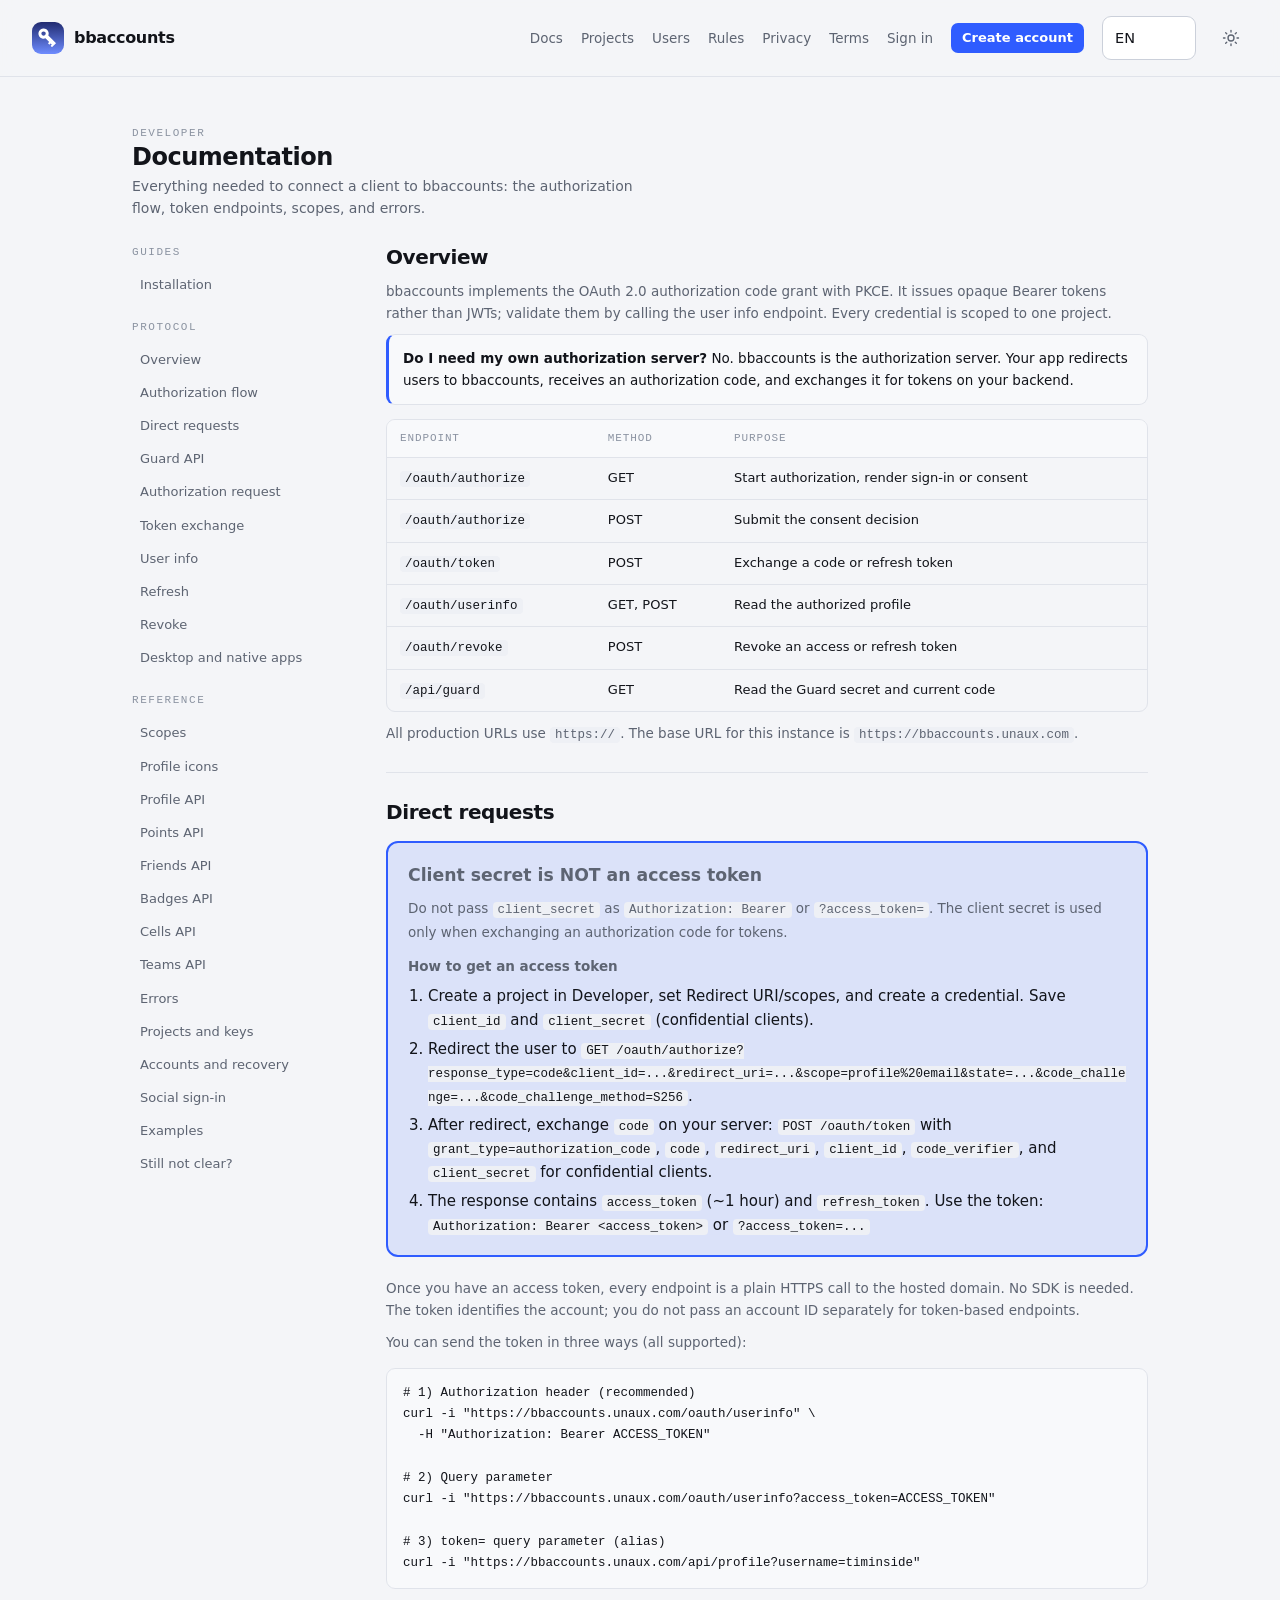
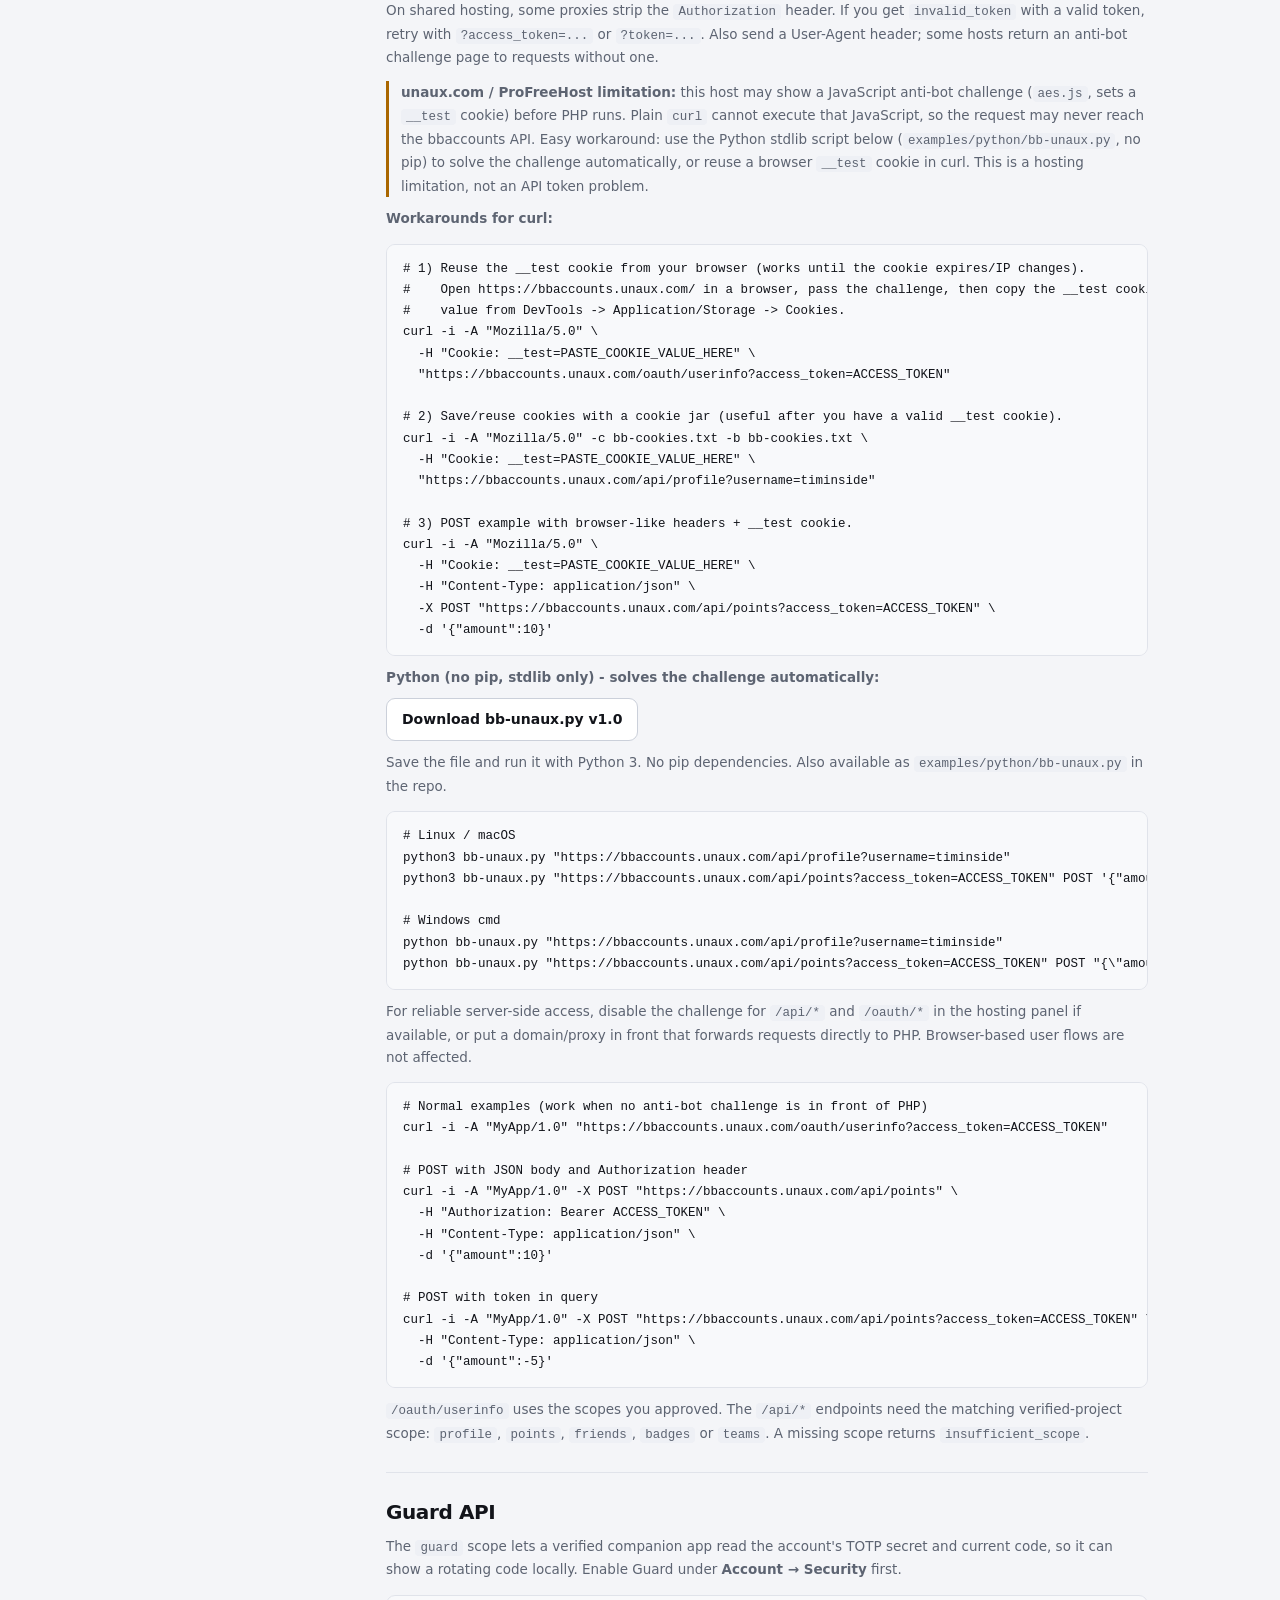
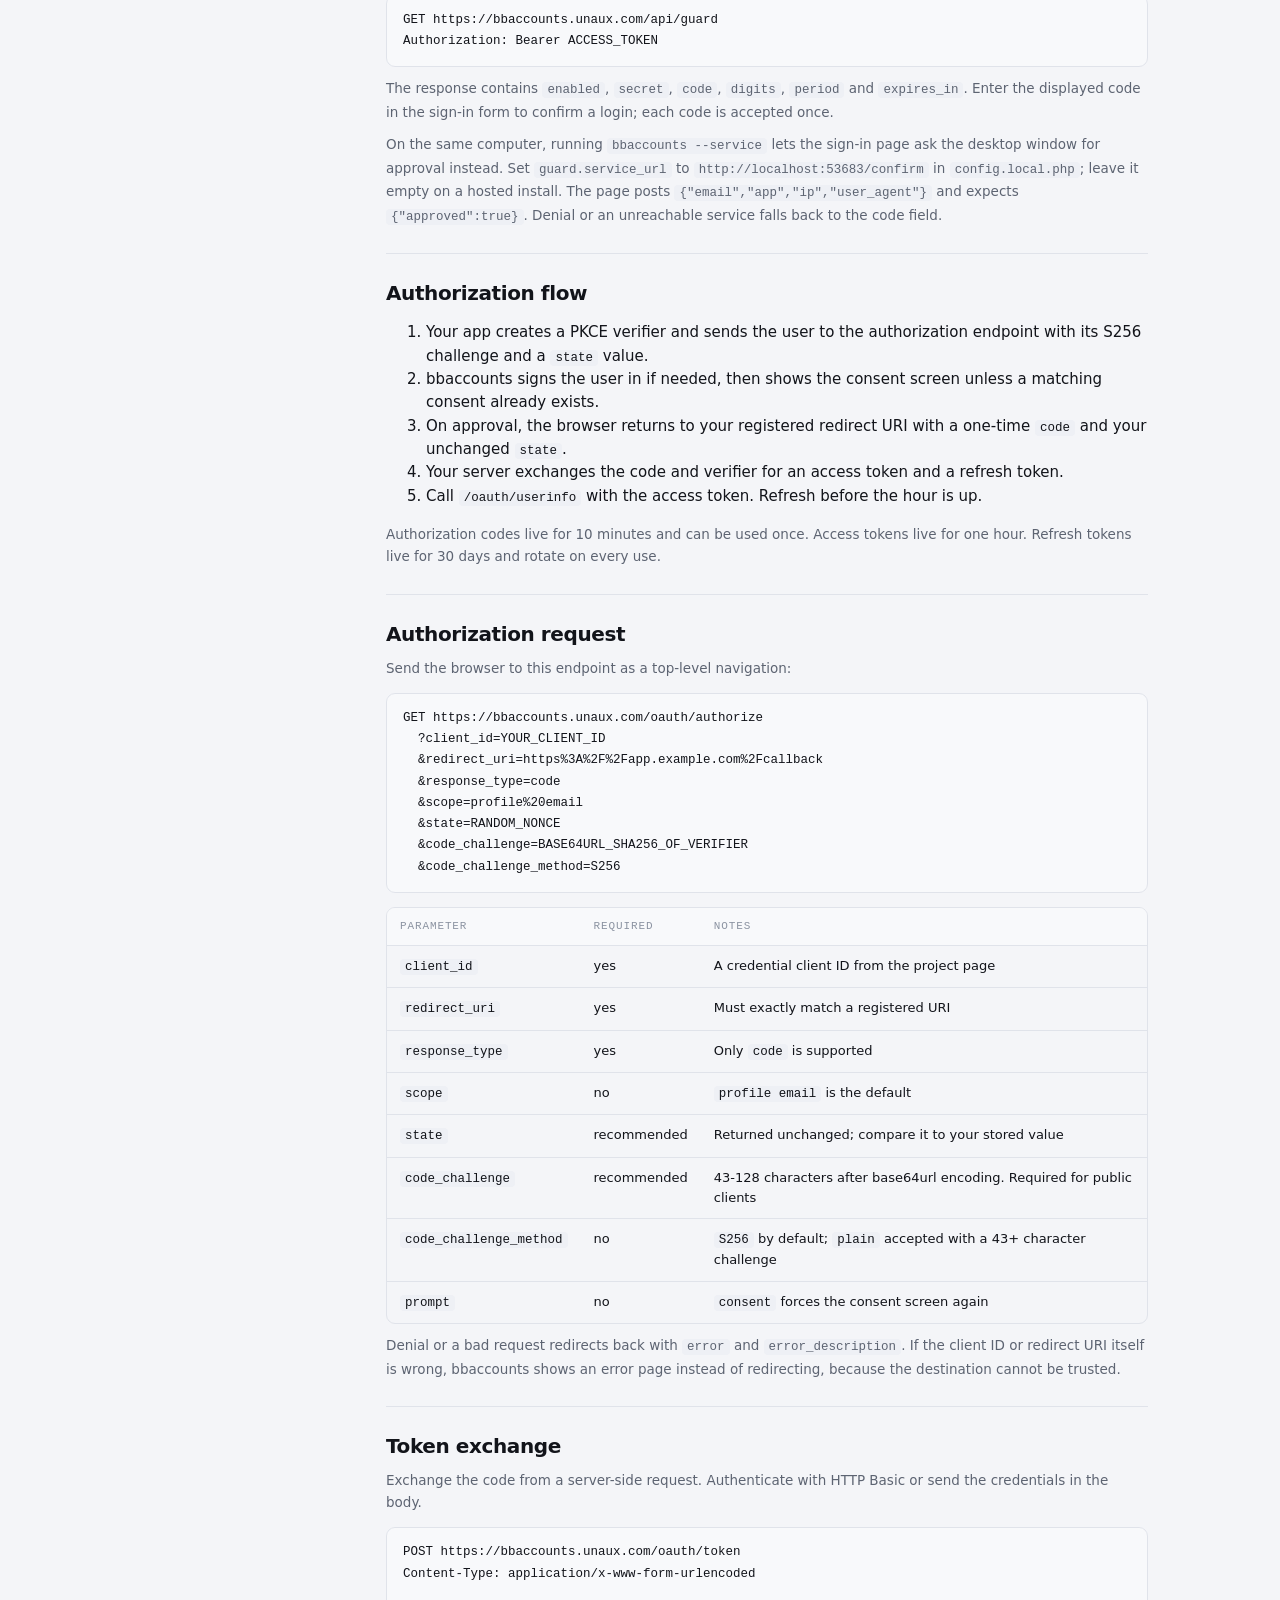
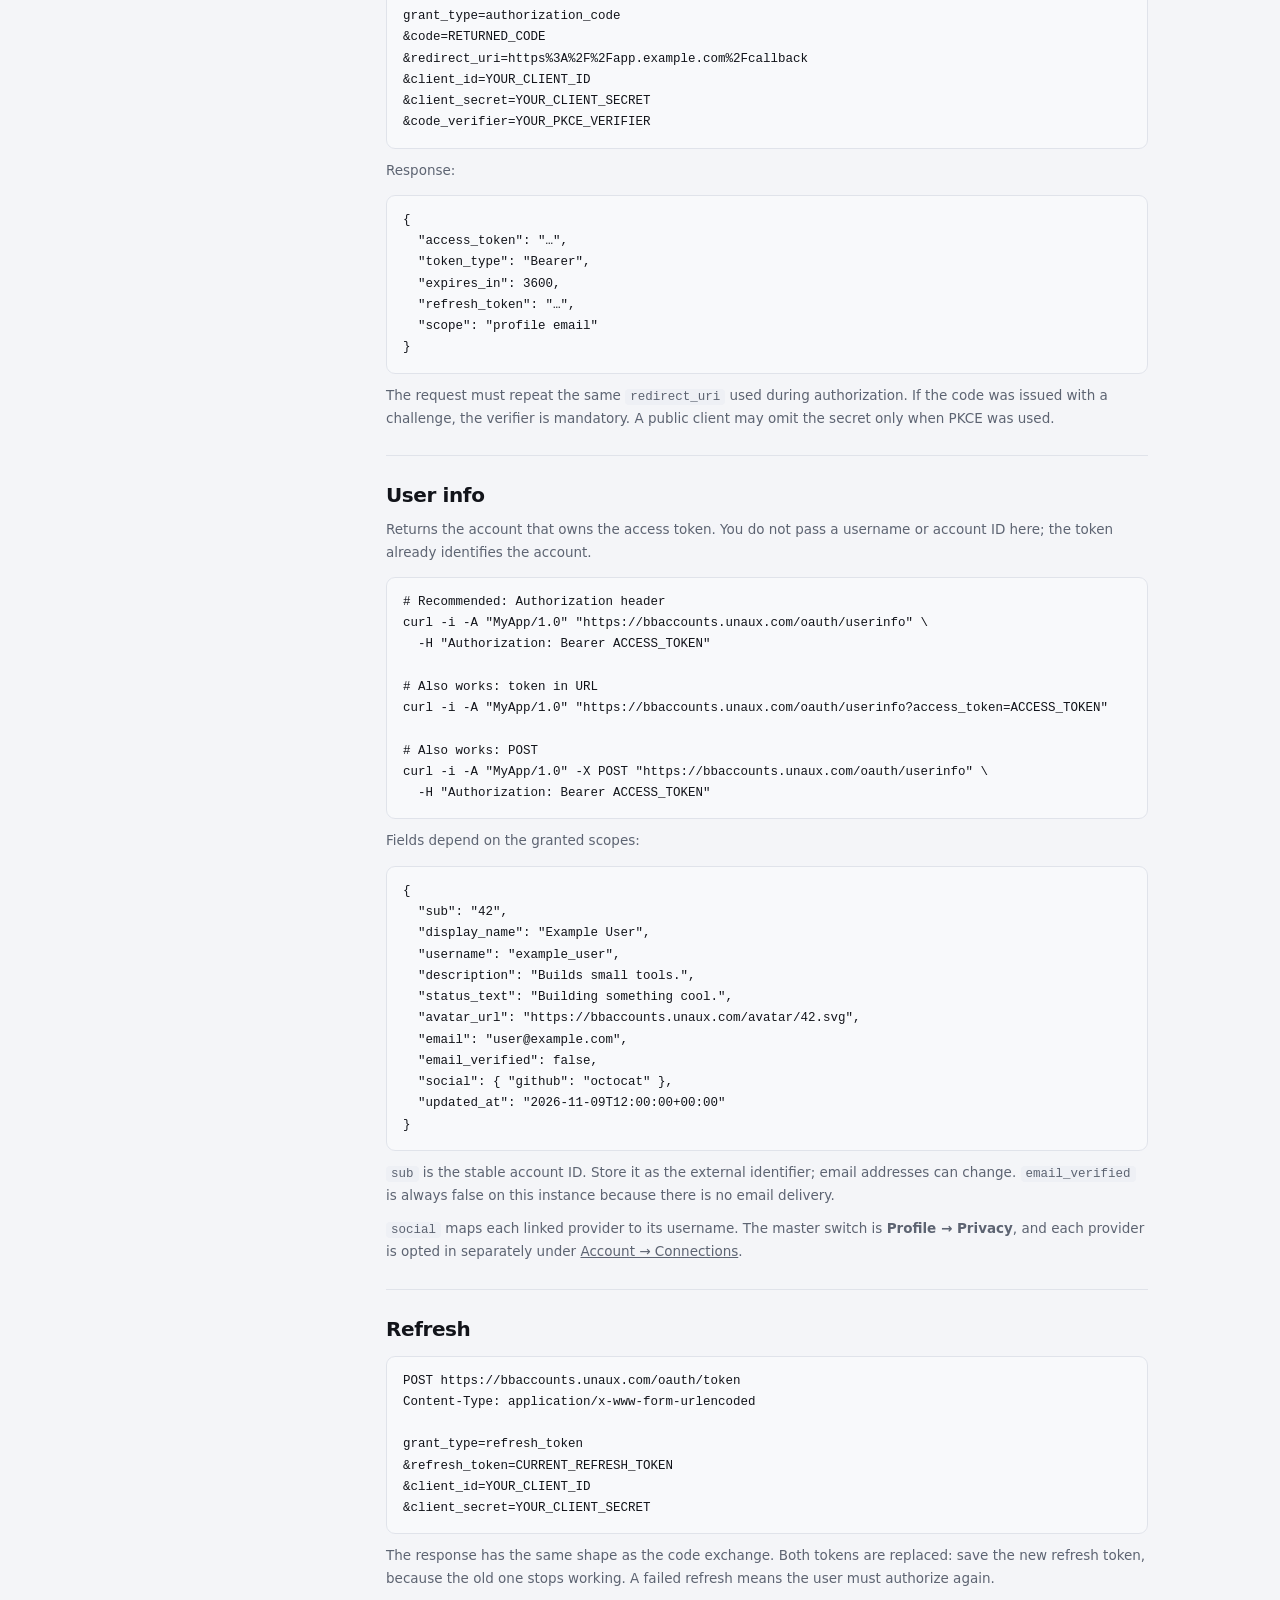
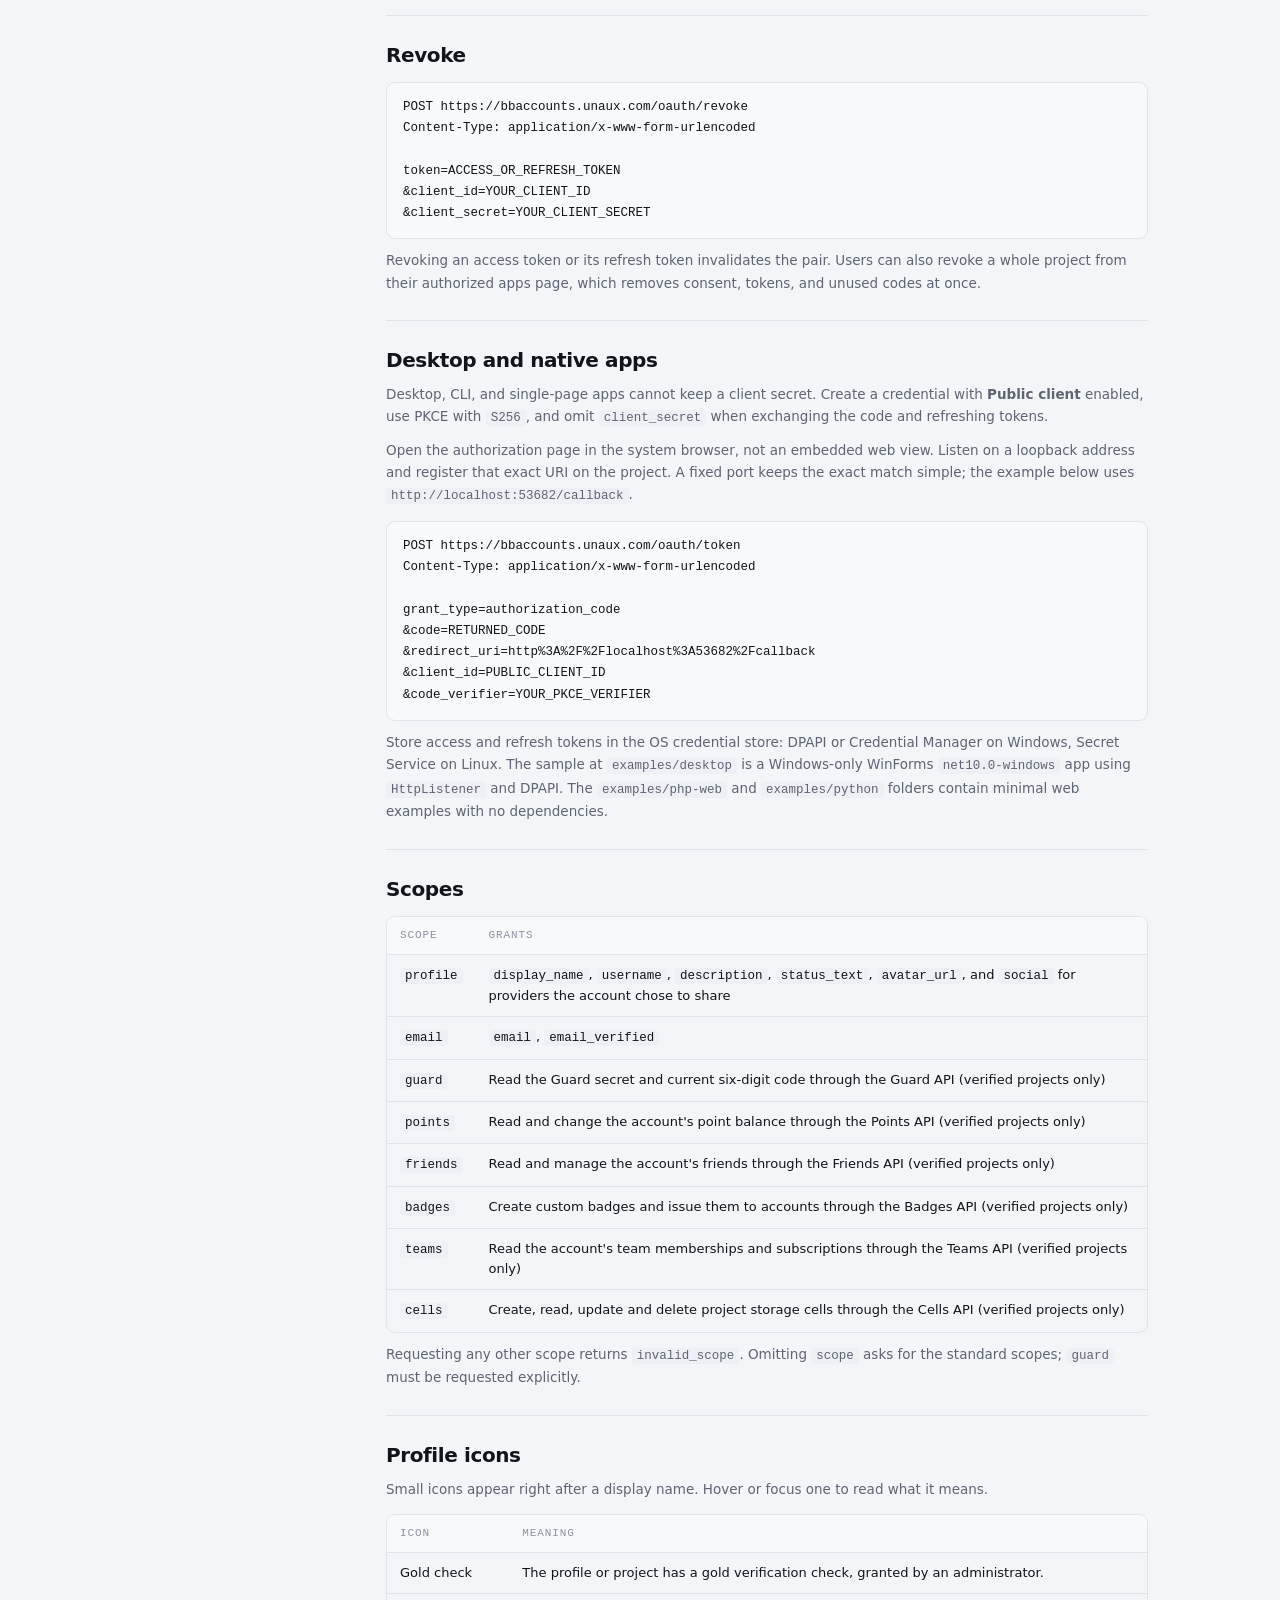
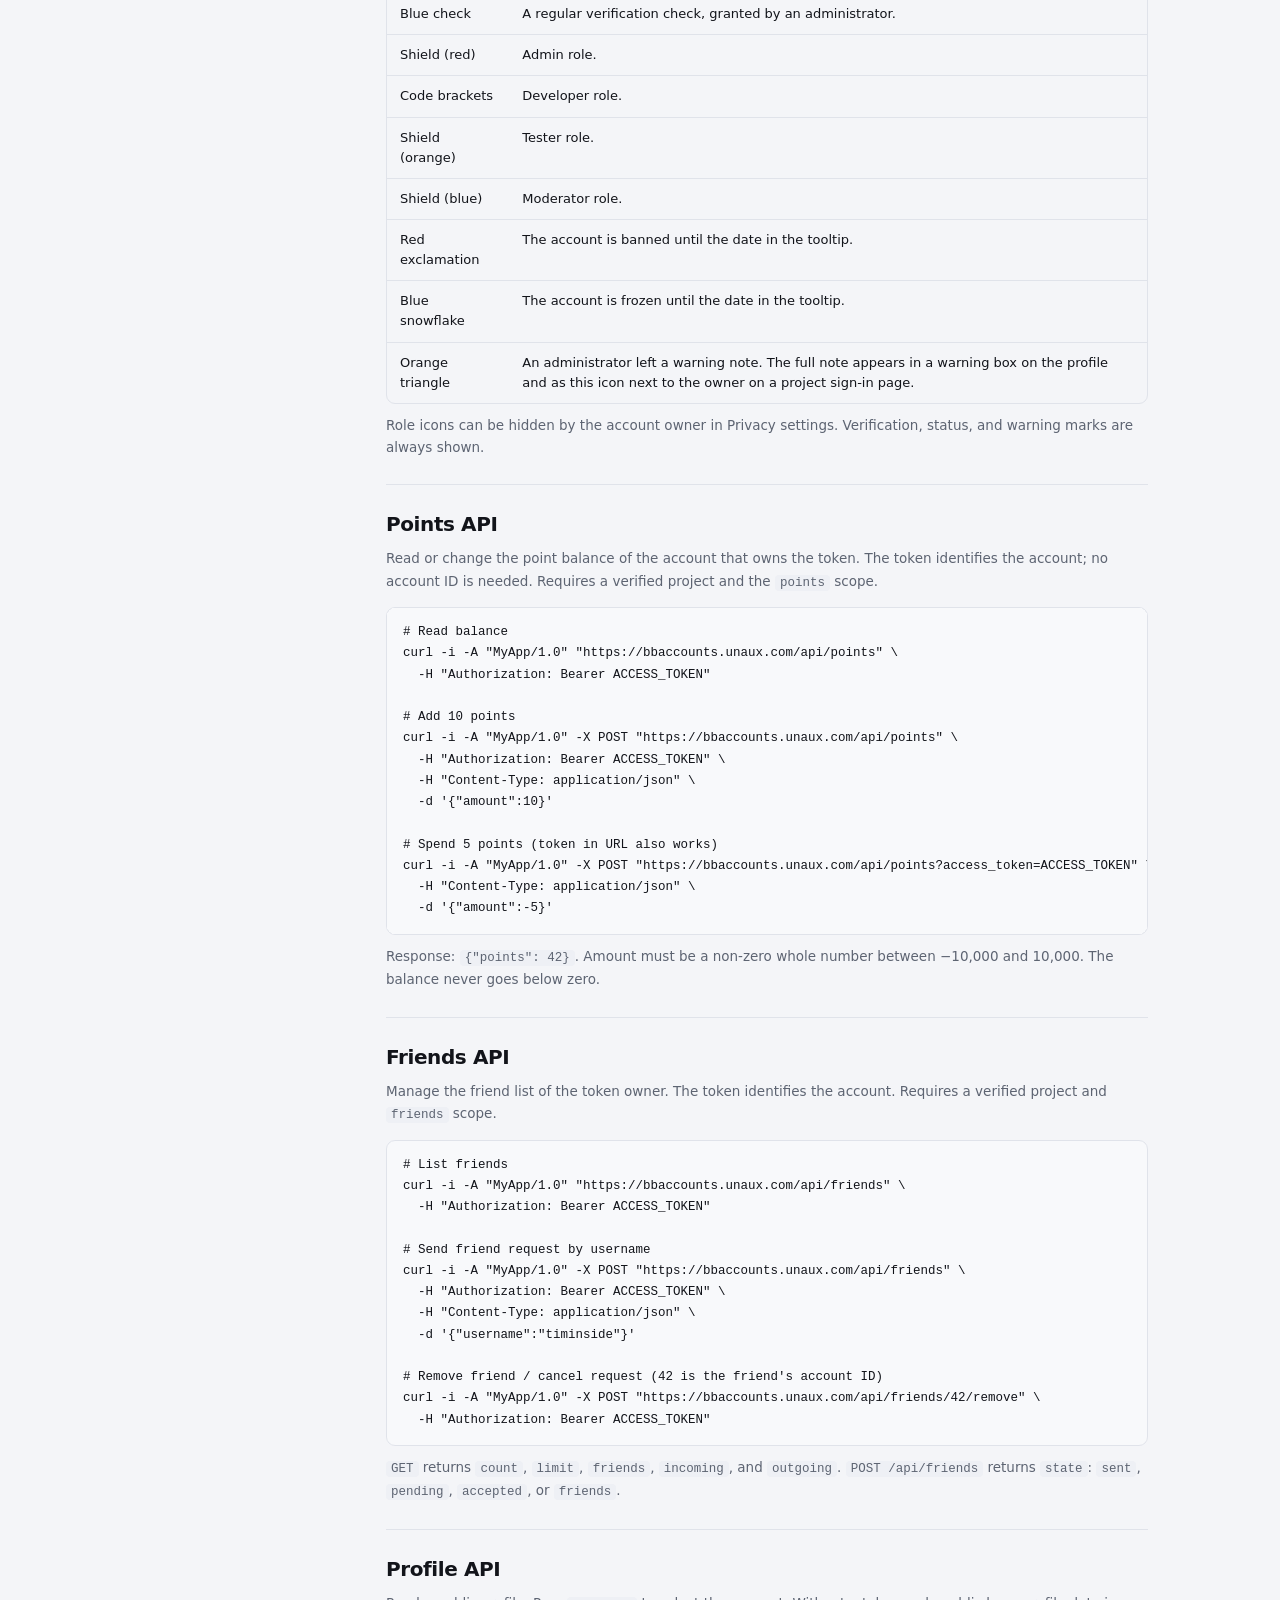
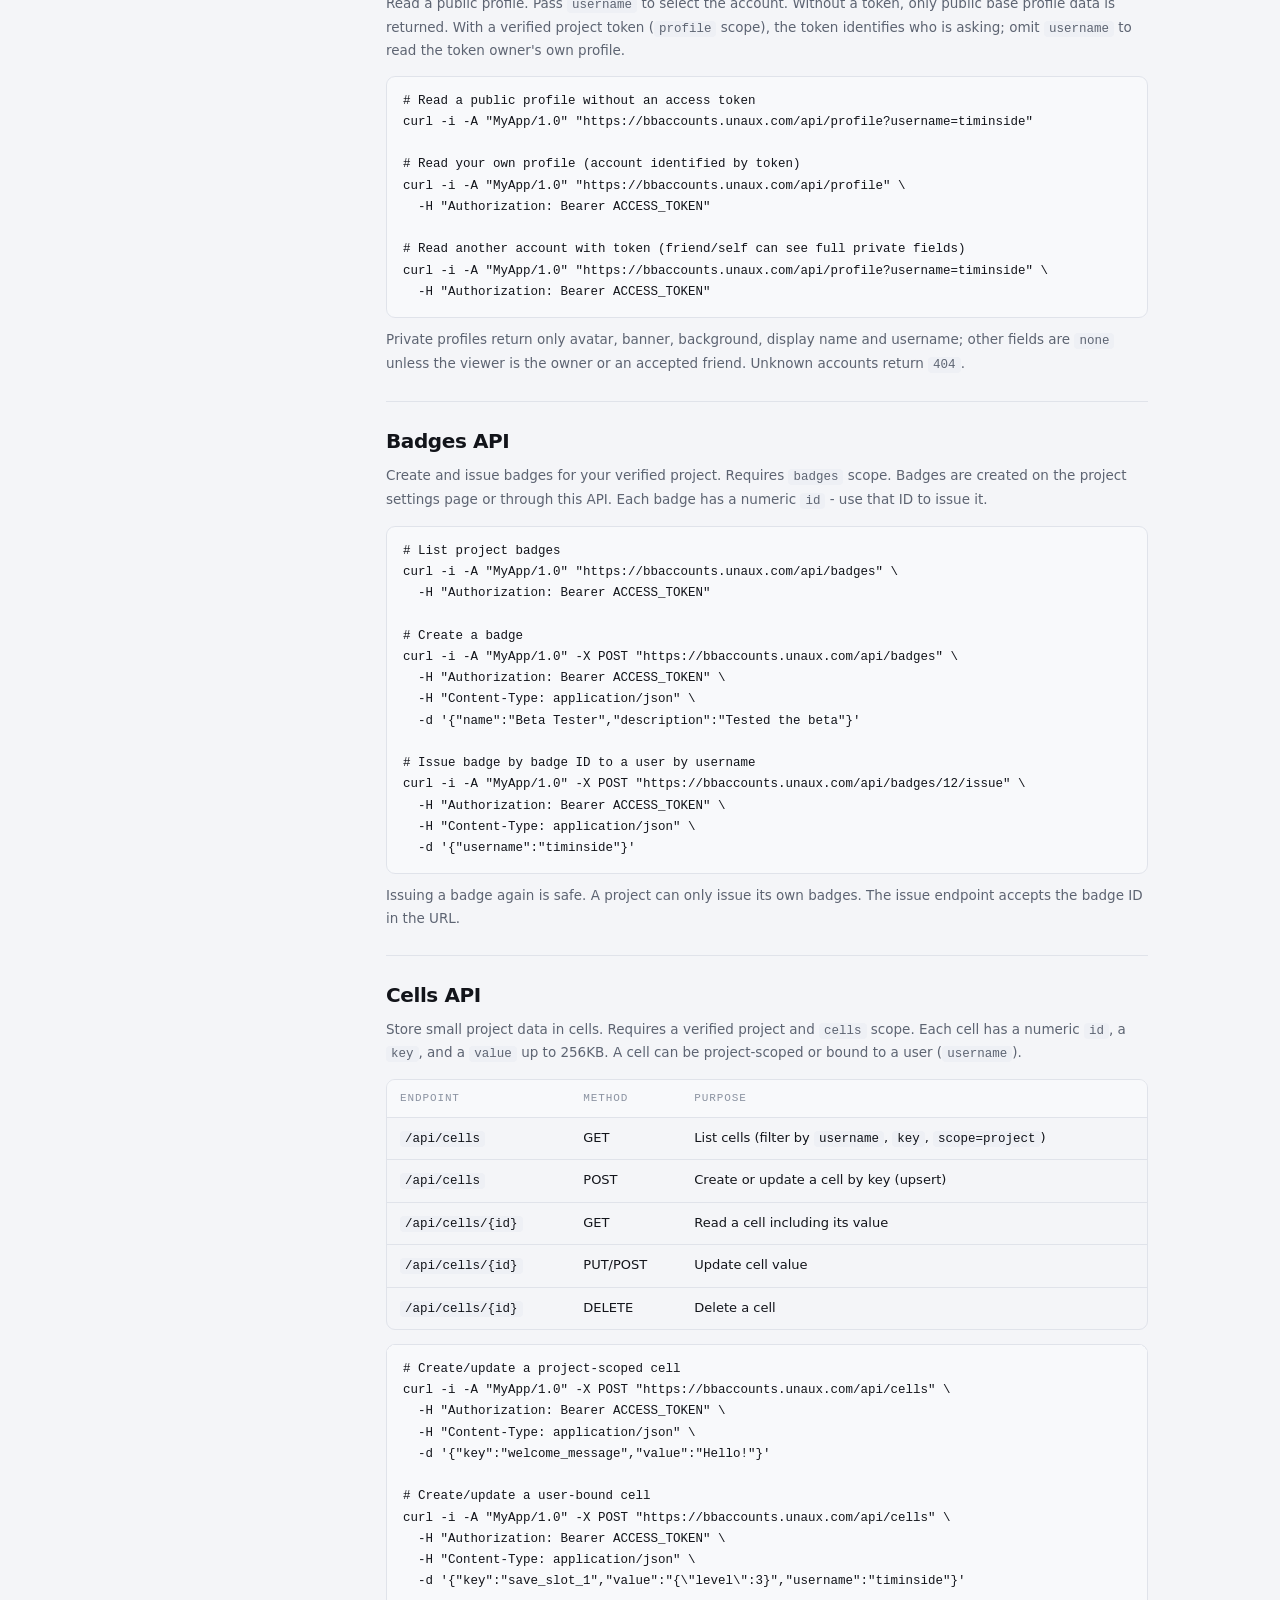
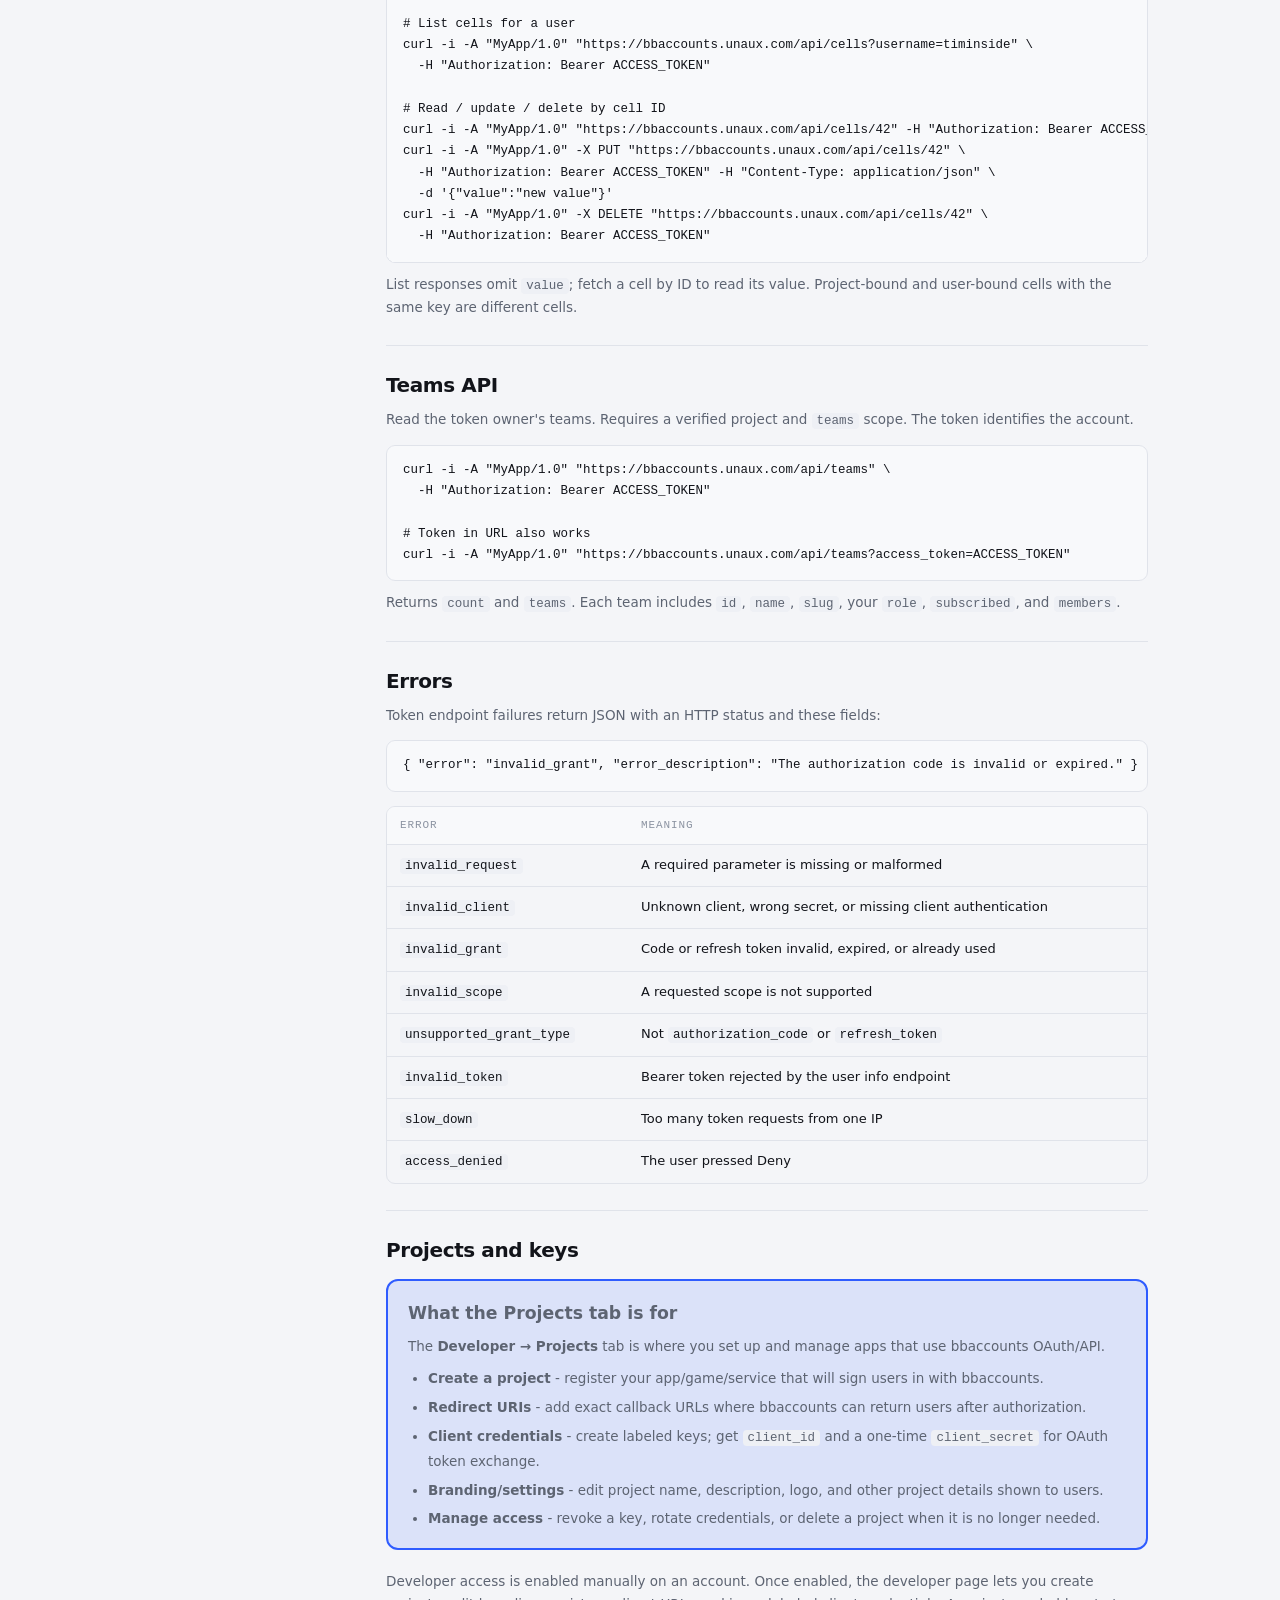
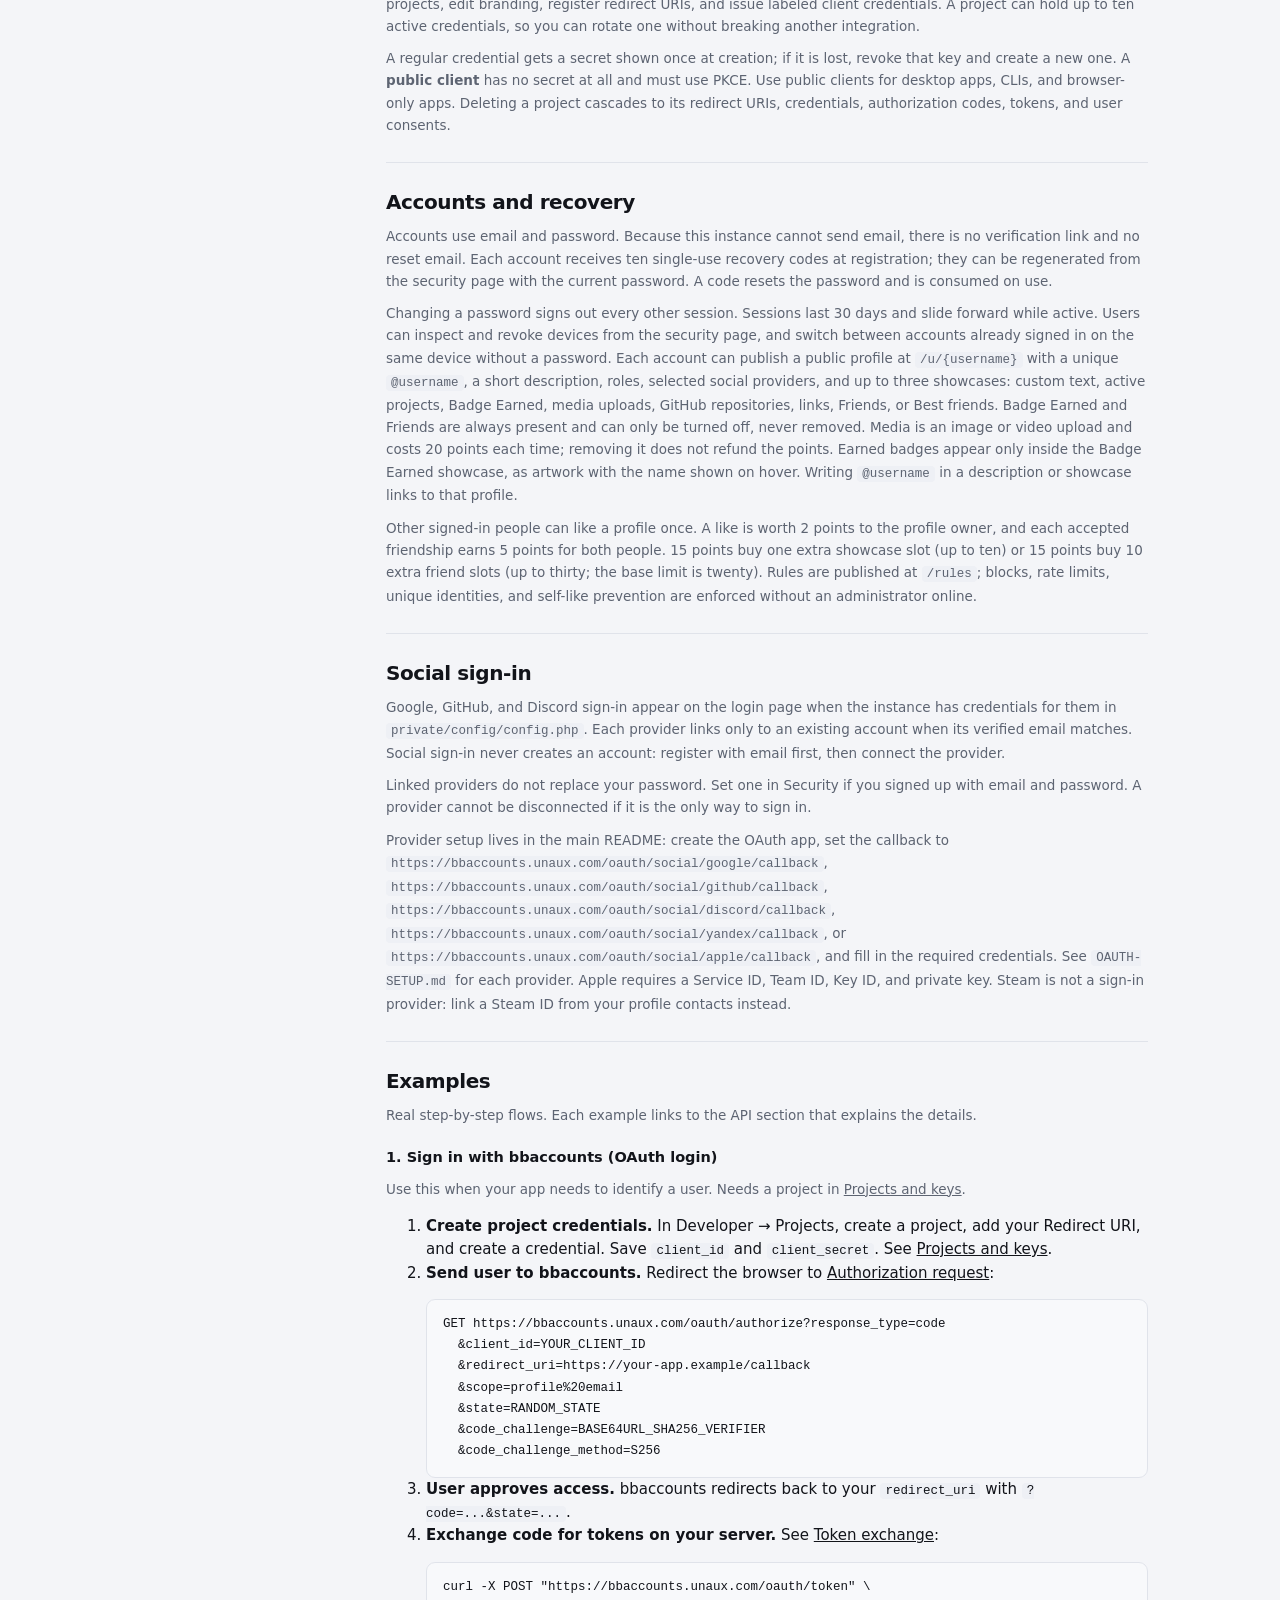
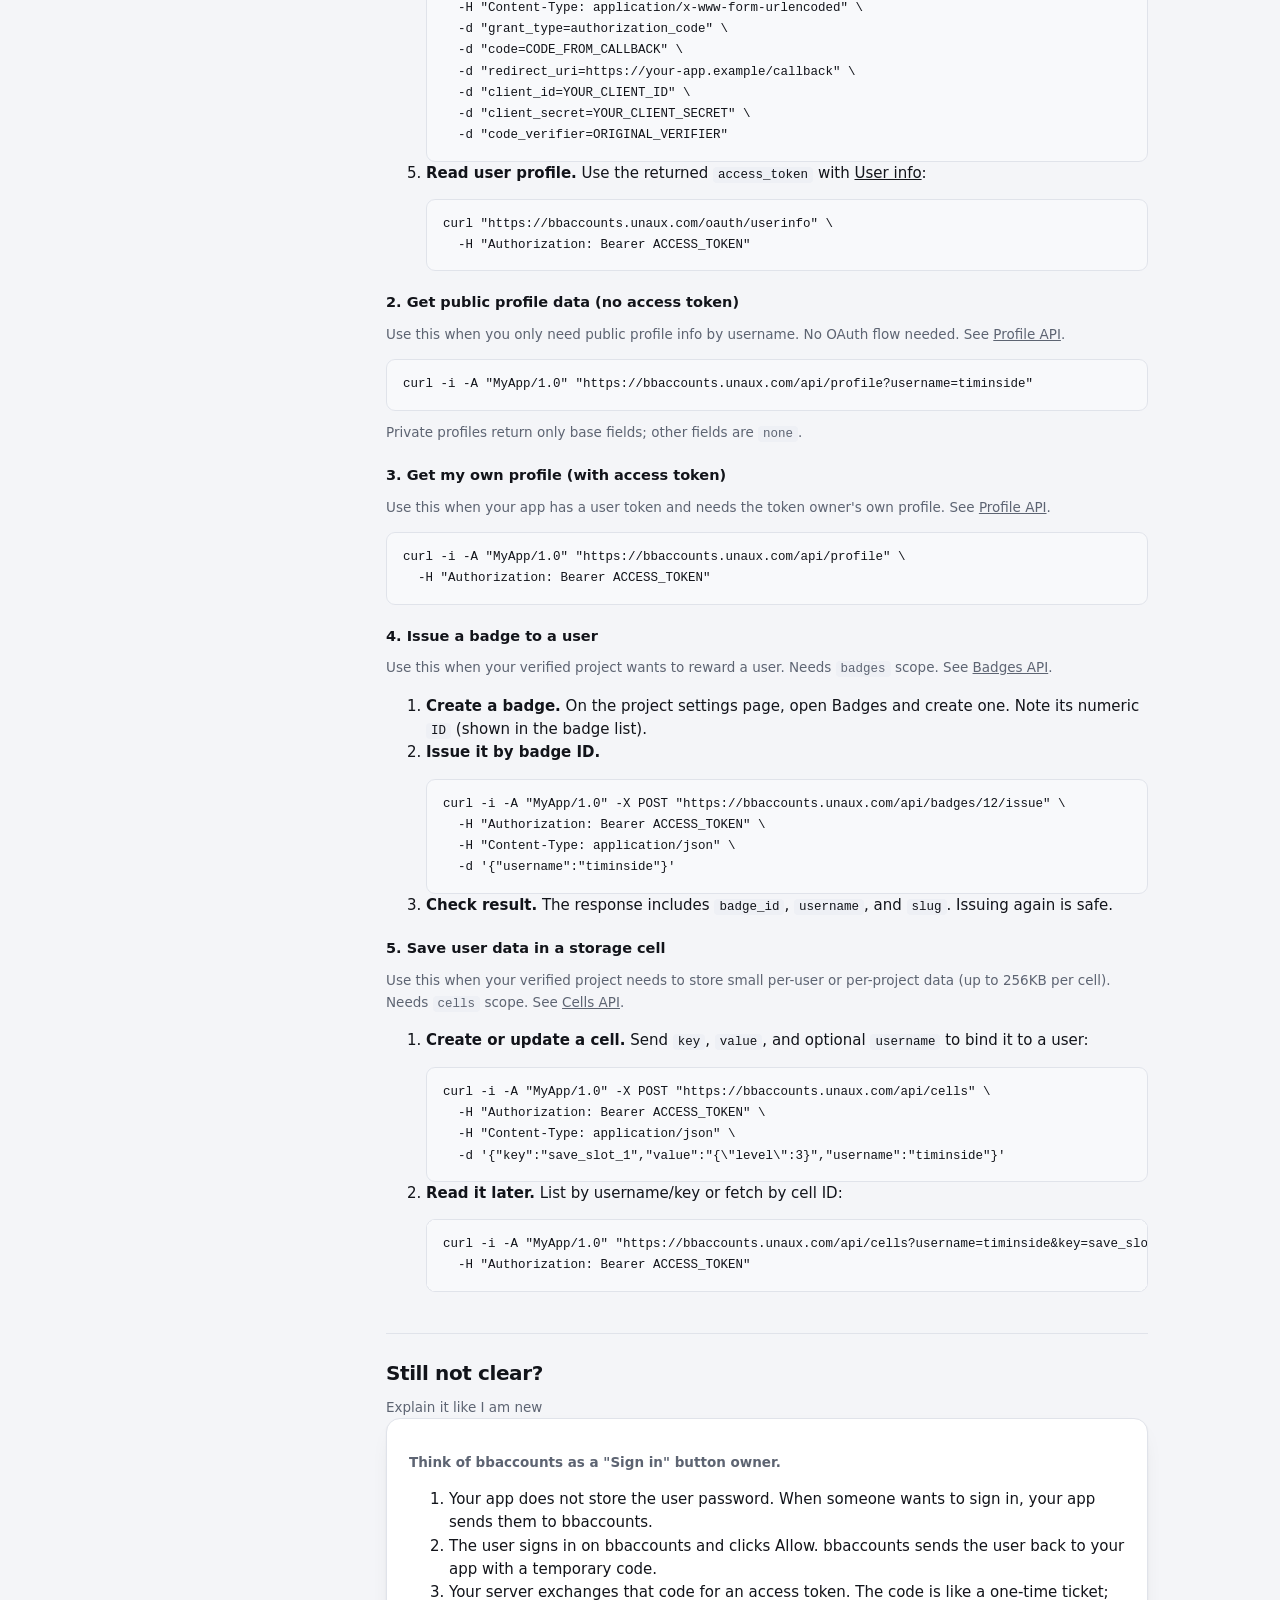
<file: docs/index.html>
<!doctype html>
<html lang="en" data-theme="auto">
<head>
    <meta charset="utf-8">
    <meta name="viewport" content="width=device-width, initial-scale=1">
    <meta name="color-scheme" content="dark light">
    <meta name="theme-color" content="#0a0c10">
    <title>Developer docs · bbaccounts</title>
    <script src="../assets/js/theme.js?v=2.0.17"></script>
    <link rel="stylesheet" href="../assets/css/app.css?v=2.0.17">
    <link rel="icon" href="../assets/img/icon.svg?v=2.0.17" type="image/svg+xml">
    <link rel="shortcut icon" href="../assets/img/icon.png?v=2.0.17" type="image/png">
    <link rel="apple-touch-icon" href="../assets/img/icon.png?v=2.0.17">
</head>
<body class="site-body" data-leave-warning="https://bbaccounts.unaux.com/leave" data-trusted-sites='["bbaccounts.unaux.com"]' data-app-version="2.0.17">
<header class="site-header">
    <a class="brand" href="../index.html">
        <img class="brand-mark" src="../assets/img/icon.svg?v=2.0.17" alt="" width="32" height="32">
        <span class="brand-name">bbaccounts</span>
    </a>
    <nav class="site-nav" aria-label="Site">
        <a href="index.html">Docs</a>
        <a href="https://bbaccounts.unaux.com/p">Projects</a>
        <a href="https://bbaccounts.unaux.com/u">Users</a>
        <a href="../rules.html">Rules</a>
        <a href="../privacy.html">Privacy</a>
        <a href="../terms.html">Terms</a>
                <a href="https://bbaccounts.unaux.com/login">Sign in</a>
        <a class="btn btn-sm btn-primary" href="https://bbaccounts.unaux.com/register">Create account</a>
                                <label class="lang-select-wrap" title="Language">
            <span class="sr-only">Language</span>
            <select class="lang-select" onchange="if(this.value)location.href=this.value">
                <option value="index.html"  selected>EN</option>
                <option value="index.ru.html"  >RU · Beta</option>
            </select>
        </label>
                        <button class="icon-btn" type="button" data-theme-toggle aria-label="Change theme" title="Change theme">
            <svg class="icon-sun" viewBox="0 0 24 24" fill="none" stroke="currentColor" stroke-width="1.8" stroke-linecap="round" stroke-linejoin="round" aria-hidden="true"><circle cx="12" cy="12" r="4"/><path d="M12 2v2"/><path d="M12 20v2"/><path d="m4.9 4.9 1.4 1.4"/><path d="m17.7 17.7 1.4 1.4"/><path d="M2 12h2"/><path d="M20 12h2"/><path d="m4.9 19.1 1.4-1.4"/><path d="m17.7 6.3 1.4-1.4"/></svg><svg class="icon-moon" viewBox="0 0 24 24" fill="none" stroke="currentColor" stroke-width="1.8" stroke-linecap="round" stroke-linejoin="round" aria-hidden="true"><path d="M12 3a6 6 0 0 0 9 9 9 9 0 1 1-9-9Z"/></svg>        </button>
            </nav>
</header>


<main class="site-main">
        <div class="page-head">
    <div>
        <p class="mono-label">Developer</p>
        <h1>Documentation</h1>
        <p class="page-sub">Everything needed to connect a client to bbaccounts: the authorization flow, token endpoints, scopes, and errors.</p>
    </div>
</div>

<div class="docs-layout">
    <nav class="docs-nav" aria-label="Documentation">
        <p class="mono-label">Guides</p>
        <a href="docs-installation.html">Installation</a>
        <p class="mono-label">Protocol</p>
        <a href="#overview">Overview</a>
        <a href="#flow">Authorization flow</a>
        <a href="#direct">Direct requests</a>
        <a href="#guard-api">Guard API</a>
        <a href="#authorize">Authorization request</a>
        <a href="#token">Token exchange</a>
        <a href="#userinfo">User info</a>
        <a href="#refresh">Refresh</a>
        <a href="#revoke">Revoke</a>
        <a href="#native">Desktop and native apps</a>
        <p class="mono-label">Reference</p>
        <a href="#scopes">Scopes</a>
        <a href="#icons">Profile icons</a>
        <a href="#profile-api">Profile API</a>
        <a href="#points-api">Points API</a>
        <a href="#friends-api">Friends API</a>
        <a href="#badges-api">Badges API</a>
        <a href="#cells-api">Cells API</a>
        <a href="#teams-api">Teams API</a>
        <a href="#errors">Errors</a>
        <a href="#projects">Projects and keys</a>
        <a href="#accounts">Accounts and recovery</a>
        <a href="#social">Social sign-in</a>
        <a href="#examples">Examples</a>
        <a href="#still-not-clear">Still not clear?</a>
    </nav>

    <div class="docs-body">
        <section id="overview">
            <h2>Overview</h2>
            <p>bbaccounts implements the OAuth 2.0 authorization code grant with PKCE. It issues opaque Bearer tokens rather than JWTs; validate them by calling the user info endpoint. Every credential is scoped to one project.</p>
            <p class="callout">
                <strong>Do I need my own authorization server?</strong> No. bbaccounts is the authorization server. Your app redirects users to bbaccounts, receives an authorization code, and exchanges it for tokens on your backend.            </p>
            <div class="table-wrap">
                <table>
                    <thead><tr><th>Endpoint</th><th>Method</th><th>Purpose</th></tr></thead>
                    <tbody>
                        <tr><td><code>/oauth/authorize</code></td><td>GET</td><td>Start authorization, render sign-in or consent</td></tr>
                        <tr><td><code>/oauth/authorize</code></td><td>POST</td><td>Submit the consent decision</td></tr>
                        <tr><td><code>/oauth/token</code></td><td>POST</td><td>Exchange a code or refresh token</td></tr>
                        <tr><td><code>/oauth/userinfo</code></td><td>GET, POST</td><td>Read the authorized profile</td></tr>
                        <tr><td><code>/oauth/revoke</code></td><td>POST</td><td>Revoke an access or refresh token</td></tr>
                        <tr><td><code>/api/guard</code></td><td>GET</td><td>Read the Guard secret and current code</td></tr>
                    </tbody>
                </table>
            </div>
            <p>All production URLs use <code>https://</code>. The base URL for this instance is <code>https://bbaccounts.unaux.com</code>.</p>
        </section>

        <section id="direct">
            <h2>Direct requests</h2>
            <div style="border:2px solid var(--accent,#6c8cff);background:color-mix(in srgb,var(--accent,#6c8cff) 12%,transparent);border-radius:12px;padding:18px 20px;margin:16px 0 20px;overflow-wrap:anywhere;word-break:break-word">
                <p style="margin:0 0 8px;font-weight:700;font-size:1.08rem">Client secret is NOT an access token</p>
                <p style="margin:0 0 12px">Do not pass <code>client_secret</code> as <code>Authorization: Bearer</code> or <code>?access_token=</code>. The client secret is used only when exchanging an authorization code for tokens.</p>
                <p style="margin:0 0 8px;font-weight:600">How to get an access token</p>
                <ol style="margin:0;padding-left:20px;display:grid;gap:6px">
                    <li>Create a project in Developer, set Redirect URI/scopes, and create a credential. Save <code>client_id</code> and <code>client_secret</code> (confidential clients).</li>
                    <li>Redirect the user to <code>GET /oauth/authorize?response_type=code&amp;client_id=...&amp;redirect_uri=...&amp;scope=profile%20email&amp;state=...&amp;code_challenge=...&amp;code_challenge_method=S256</code>.</li>
                    <li>After redirect, exchange <code>code</code> on your server: <code>POST /oauth/token</code> with <code>grant_type=authorization_code</code>, <code>code</code>, <code>redirect_uri</code>, <code>client_id</code>, <code>code_verifier</code>, and <code>client_secret</code> for confidential clients.</li>
                    <li>The response contains <code>access_token</code> (~1 hour) and <code>refresh_token</code>. Use the token: <code>Authorization: Bearer &lt;access_token&gt;</code> or <code>?access_token=...</code></li>
                </ol>
            </div>
            <p>Once you have an access token, every endpoint is a plain HTTPS call to the hosted domain. No SDK is needed. The token identifies the account; you do not pass an account ID separately for token-based endpoints.</p>
            <p>You can send the token in three ways (all supported):</p>
            <div class="code-block">
                <pre><code># 1) Authorization header (recommended)
curl -i "https://bbaccounts.unaux.com/oauth/userinfo" \
  -H "Authorization: Bearer ACCESS_TOKEN"

# 2) Query parameter
curl -i "https://bbaccounts.unaux.com/oauth/userinfo?access_token=ACCESS_TOKEN"

# 3) token= query parameter (alias)
curl -i "https://bbaccounts.unaux.com/api/profile?username=timinside"</code></pre>
            </div>
            <p>On shared hosting, some proxies strip the <code>Authorization</code> header. If you get <code>invalid_token</code> with a valid token, retry with <code>?access_token=...</code> or <code>?token=...</code>. Also send a User-Agent header; some hosts return an anti-bot challenge page to requests without one.</p>
            <p class="field-hint" style="border-left:3px solid var(--warn,#e6a23c);padding-left:12px;margin-top:12px">
                <strong>unaux.com / ProFreeHost limitation:</strong> this host may show a JavaScript anti-bot challenge (<code>aes.js</code>, sets a <code>__test</code> cookie) before PHP runs. Plain <code>curl</code> cannot execute that JavaScript, so the request may never reach the bbaccounts API. Easy workaround: use the Python stdlib script below (<code>examples/python/bb-unaux.py</code>, no pip) to solve the challenge automatically, or reuse a browser <code>__test</code> cookie in curl. This is a hosting limitation, not an API token problem.            </p>
            <p><strong>Workarounds for curl:</strong></p>
            <div class="code-block">
                <pre><code># 1) Reuse the __test cookie from your browser (works until the cookie expires/IP changes).
#    Open https://bbaccounts.unaux.com/ in a browser, pass the challenge, then copy the __test cookie
#    value from DevTools -> Application/Storage -> Cookies.
curl -i -A "Mozilla/5.0" \
  -H "Cookie: __test=PASTE_COOKIE_VALUE_HERE" \
  "https://bbaccounts.unaux.com/oauth/userinfo?access_token=ACCESS_TOKEN"

# 2) Save/reuse cookies with a cookie jar (useful after you have a valid __test cookie).
curl -i -A "Mozilla/5.0" -c bb-cookies.txt -b bb-cookies.txt \
  -H "Cookie: __test=PASTE_COOKIE_VALUE_HERE" \
  "https://bbaccounts.unaux.com/api/profile?username=timinside"

# 3) POST example with browser-like headers + __test cookie.
curl -i -A "Mozilla/5.0" \
  -H "Cookie: __test=PASTE_COOKIE_VALUE_HERE" \
  -H "Content-Type: application/json" \
  -X POST "https://bbaccounts.unaux.com/api/points?access_token=ACCESS_TOKEN" \
  -d '{"amount":10}'</code></pre>
            </div>
            <p><strong>Python (no pip, stdlib only) - solves the challenge automatically:</strong></p>
            <p>
                <a class="btn btn-secondary" href="https://timinside.github.io/bbaccounts/downloads/bb-unaux.py" download="bb-unaux.py">Download bb-unaux.py v1.0</a>
            </p>
            <p class="field-hint">Save the file and run it with Python 3. No pip dependencies. Also available as <code>examples/python/bb-unaux.py</code> in the repo.</p>
            <div class="code-block">
                <pre><code># Linux / macOS
python3 bb-unaux.py "https://bbaccounts.unaux.com/api/profile?username=timinside"
python3 bb-unaux.py "https://bbaccounts.unaux.com/api/points?access_token=ACCESS_TOKEN" POST '{"amount":10}'

# Windows cmd
python bb-unaux.py "https://bbaccounts.unaux.com/api/profile?username=timinside"
python bb-unaux.py "https://bbaccounts.unaux.com/api/points?access_token=ACCESS_TOKEN" POST "{\"amount\":10}"</code></pre>
            </div>
            <p>For reliable server-side access, disable the challenge for <code>/api/*</code> and <code>/oauth/*</code> in the hosting panel if available, or put a domain/proxy in front that forwards requests directly to PHP. Browser-based user flows are not affected.</p>
            <div class="code-block">
                <pre><code># Normal examples (work when no anti-bot challenge is in front of PHP)
curl -i -A "MyApp/1.0" "https://bbaccounts.unaux.com/oauth/userinfo?access_token=ACCESS_TOKEN"

# POST with JSON body and Authorization header
curl -i -A "MyApp/1.0" -X POST "https://bbaccounts.unaux.com/api/points" \
  -H "Authorization: Bearer ACCESS_TOKEN" \
  -H "Content-Type: application/json" \
  -d '{"amount":10}'

# POST with token in query
curl -i -A "MyApp/1.0" -X POST "https://bbaccounts.unaux.com/api/points?access_token=ACCESS_TOKEN" \
  -H "Content-Type: application/json" \
  -d '{"amount":-5}'</code></pre>
            </div>
            <p><code>/oauth/userinfo</code> uses the scopes you approved. The <code>/api/*</code> endpoints need the matching verified-project scope: <code>profile</code>, <code>points</code>, <code>friends</code>, <code>badges</code> or <code>teams</code>. A missing scope returns <code>insufficient_scope</code>.</p>
        </section>

        <section id="guard-api">
            <h2>Guard API</h2>
            <p>The <code>guard</code> scope lets a verified companion app read the account's TOTP secret and current code, so it can show a rotating code locally. Enable Guard under <strong>Account → Security</strong> first.</p>
            <div class="code-block">
                <pre><code>GET https://bbaccounts.unaux.com/api/guard
Authorization: Bearer ACCESS_TOKEN</code></pre>
            </div>
            <p>The response contains <code>enabled</code>, <code>secret</code>, <code>code</code>, <code>digits</code>, <code>period</code> and <code>expires_in</code>. Enter the displayed code in the sign-in form to confirm a login; each code is accepted once.</p>
            <p>On the same computer, running <code>bbaccounts --service</code> lets the sign-in page ask the desktop window for approval instead. Set <code>guard.service_url</code> to <code>http://localhost:53683/confirm</code> in <code>config.local.php</code>; leave it empty on a hosted install. The page posts <code>{"email","app","ip","user_agent"}</code> and expects <code>{"approved":true}</code>. Denial or an unreachable service falls back to the code field.</p>
        </section>

        <section id="flow">
            <h2>Authorization flow</h2>
            <ol>
                <li>Your app creates a PKCE verifier and sends the user to the authorization endpoint with its S256 challenge and a <code>state</code> value.</li>
                <li>bbaccounts signs the user in if needed, then shows the consent screen unless a matching consent already exists.</li>
                <li>On approval, the browser returns to your registered redirect URI with a one-time <code>code</code> and your unchanged <code>state</code>.</li>
                <li>Your server exchanges the code and verifier for an access token and a refresh token.</li>
                <li>Call <code>/oauth/userinfo</code> with the access token. Refresh before the hour is up.</li>
            </ol>
            <p>Authorization codes live for 10 minutes and can be used once. Access tokens live for one hour. Refresh tokens live for 30 days and rotate on every use.</p>
        </section>

        <section id="authorize">
            <h2>Authorization request</h2>
            <p>Send the browser to this endpoint as a top-level navigation:</p>
            <div class="code-block">
                <pre><code>GET https://bbaccounts.unaux.com/oauth/authorize
  ?client_id=YOUR_CLIENT_ID
  &amp;redirect_uri=https%3A%2F%2Fapp.example.com%2Fcallback
  &amp;response_type=code
  &amp;scope=profile%20email
  &amp;state=RANDOM_NONCE
  &amp;code_challenge=BASE64URL_SHA256_OF_VERIFIER
  &amp;code_challenge_method=S256</code></pre>
            </div>
            <div class="table-wrap">
                <table>
                    <thead><tr><th>Parameter</th><th>Required</th><th>Notes</th></tr></thead>
                    <tbody>
                        <tr><td><code>client_id</code></td><td>yes</td><td>A credential client ID from the project page</td></tr>
                        <tr><td><code>redirect_uri</code></td><td>yes</td><td>Must exactly match a registered URI</td></tr>
                        <tr><td><code>response_type</code></td><td>yes</td><td>Only <code>code</code> is supported</td></tr>
                        <tr><td><code>scope</code></td><td>no</td><td><code>profile email</code> is the default</td></tr>
                        <tr><td><code>state</code></td><td>recommended</td><td>Returned unchanged; compare it to your stored value</td></tr>
                        <tr><td><code>code_challenge</code></td><td>recommended</td><td>43-128 characters after base64url encoding. Required for public clients</td></tr>
                        <tr><td><code>code_challenge_method</code></td><td>no</td><td><code>S256</code> by default; <code>plain</code> accepted with a 43+ character challenge</td></tr>
                        <tr><td><code>prompt</code></td><td>no</td><td><code>consent</code> forces the consent screen again</td></tr>
                    </tbody>
                </table>
            </div>
            <p>Denial or a bad request redirects back with <code>error</code> and <code>error_description</code>. If the client ID or redirect URI itself is wrong, bbaccounts shows an error page instead of redirecting, because the destination cannot be trusted.</p>
        </section>

        <section id="token">
            <h2>Token exchange</h2>
            <p>Exchange the code from a server-side request. Authenticate with HTTP Basic or send the credentials in the body.</p>
            <div class="code-block">
                <pre><code>POST https://bbaccounts.unaux.com/oauth/token
Content-Type: application/x-www-form-urlencoded

grant_type=authorization_code
&amp;code=RETURNED_CODE
&amp;redirect_uri=https%3A%2F%2Fapp.example.com%2Fcallback
&amp;client_id=YOUR_CLIENT_ID
&amp;client_secret=YOUR_CLIENT_SECRET
&amp;code_verifier=YOUR_PKCE_VERIFIER</code></pre>
            </div>
            <p>Response:</p>
            <div class="code-block">
                <pre><code>{
  "access_token": "…",
  "token_type": "Bearer",
  "expires_in": 3600,
  "refresh_token": "…",
  "scope": "profile email"
}</code></pre>
            </div>
            <p>The request must repeat the same <code>redirect_uri</code> used during authorization. If the code was issued with a challenge, the verifier is mandatory. A public client may omit the secret only when PKCE was used.</p>
        </section>

        <section id="userinfo">
            <h2>User info</h2>
            <p>
                Returns the account that owns the access token. You do not pass a username or account ID here; the token already identifies the account.
            </p>
            <div class="code-block">
                <pre><code># Recommended: Authorization header
curl -i -A "MyApp/1.0" "https://bbaccounts.unaux.com/oauth/userinfo" \
  -H "Authorization: Bearer ACCESS_TOKEN"

# Also works: token in URL
curl -i -A "MyApp/1.0" "https://bbaccounts.unaux.com/oauth/userinfo?access_token=ACCESS_TOKEN"

# Also works: POST
curl -i -A "MyApp/1.0" -X POST "https://bbaccounts.unaux.com/oauth/userinfo" \
  -H "Authorization: Bearer ACCESS_TOKEN"</code></pre>
            </div>
            <p>Fields depend on the granted scopes:</p>
            <div class="code-block">
                <pre><code>{
  "sub": "42",
  "display_name": "Example User",
  "username": "example_user",
  "description": "Builds small tools.",
  "status_text": "Building something cool.",
  "avatar_url": "https://bbaccounts.unaux.com/avatar/42.svg",
  "email": "user@example.com",
  "email_verified": false,
  "social": { "github": "octocat" },
  "updated_at": "2026-11-09T12:00:00+00:00"
}</code></pre>
            </div>
            <p><code>sub</code> is the stable account ID. Store it as the external identifier; email addresses can change. <code>email_verified</code> is always false on this instance because there is no email delivery.</p>
            <p><code>social</code> maps each linked provider to its username. The master switch is <strong>Profile → Privacy</strong>, and each provider is opted in separately under <a href="https://bbaccounts.unaux.com/account/connections?tab=social">Account → Connections</a>.</p>
        </section>

        <section id="refresh">
            <h2>Refresh</h2>
            <div class="code-block">
                <pre><code>POST https://bbaccounts.unaux.com/oauth/token
Content-Type: application/x-www-form-urlencoded

grant_type=refresh_token
&amp;refresh_token=CURRENT_REFRESH_TOKEN
&amp;client_id=YOUR_CLIENT_ID
&amp;client_secret=YOUR_CLIENT_SECRET</code></pre>
            </div>
            <p>The response has the same shape as the code exchange. Both tokens are replaced: save the new refresh token, because the old one stops working. A failed refresh means the user must authorize again.</p>
        </section>

        <section id="revoke">
            <h2>Revoke</h2>
            <div class="code-block">
                <pre><code>POST https://bbaccounts.unaux.com/oauth/revoke
Content-Type: application/x-www-form-urlencoded

token=ACCESS_OR_REFRESH_TOKEN
&amp;client_id=YOUR_CLIENT_ID
&amp;client_secret=YOUR_CLIENT_SECRET</code></pre>
            </div>
            <p>Revoking an access token or its refresh token invalidates the pair. Users can also revoke a whole project from their authorized apps page, which removes consent, tokens, and unused codes at once.</p>
        </section>

        <section id="native">
            <h2>Desktop and native apps</h2>
            <p>Desktop, CLI, and single-page apps cannot keep a client secret. Create a credential with <strong>Public client</strong> enabled, use PKCE with <code>S256</code>, and omit <code>client_secret</code> when exchanging the code and refreshing tokens.</p>
            <p>Open the authorization page in the system browser, not an embedded web view. Listen on a loopback address and register that exact URI on the project. A fixed port keeps the exact match simple; the example below uses <code>http://localhost:53682/callback</code>.</p>
            <div class="code-block">
                <pre><code>POST https://bbaccounts.unaux.com/oauth/token
Content-Type: application/x-www-form-urlencoded

grant_type=authorization_code
&amp;code=RETURNED_CODE
&amp;redirect_uri=http%3A%2F%2Flocalhost%3A53682%2Fcallback
&amp;client_id=PUBLIC_CLIENT_ID
&amp;code_verifier=YOUR_PKCE_VERIFIER</code></pre>
            </div>
            <p>Store access and refresh tokens in the OS credential store: DPAPI or Credential Manager on Windows, Secret Service on Linux. The sample at <code>examples/desktop</code> is a Windows-only WinForms <code>net10.0-windows</code> app using <code>HttpListener</code> and DPAPI. The <code>examples/php-web</code> and <code>examples/python</code> folders contain minimal web examples with no dependencies.</p>
        </section>

        <section id="scopes">
            <h2>Scopes</h2>
            <div class="table-wrap">
                <table>
                    <thead><tr><th>Scope</th><th>Grants</th></tr></thead>
                    <tbody>
                        <tr><td><code>profile</code></td><td><code>display_name</code>, <code>username</code>, <code>description</code>, <code>status_text</code>, <code>avatar_url</code>, and <code>social</code> for providers the account chose to share</td></tr>
                        <tr><td><code>email</code></td><td><code>email</code>, <code>email_verified</code></td></tr>
                        <tr><td><code>guard</code></td><td>Read the Guard secret and current six-digit code through the Guard API (verified projects only)</td></tr>
                        <tr><td><code>points</code></td><td>Read and change the account&#039;s point balance through the Points API (verified projects only)</td></tr>
                        <tr><td><code>friends</code></td><td>Read and manage the account&#039;s friends through the Friends API (verified projects only)</td></tr>
                        <tr><td><code>badges</code></td><td>Create custom badges and issue them to accounts through the Badges API (verified projects only)</td></tr>
                        <tr><td><code>teams</code></td><td>Read the account&#039;s team memberships and subscriptions through the Teams API (verified projects only)</td></tr>
                        <tr><td><code>cells</code></td><td>Create, read, update and delete project storage cells through the Cells API (verified projects only)</td></tr>
                    </tbody>
                </table>
            </div>
            <p>Requesting any other scope returns <code>invalid_scope</code>. Omitting <code>scope</code> asks for the standard scopes; <code>guard</code> must be requested explicitly.</p>
        </section>

        <section id="icons">
            <h2>Profile icons</h2>
            <p>Small icons appear right after a display name. Hover or focus one to read what it means.</p>
            <div class="table-wrap">
                <table>
                    <thead><tr><th>Icon</th><th>Meaning</th></tr></thead>
                    <tbody>
                        <tr><td>Gold check</td><td>The profile or project has a gold verification check, granted by an administrator.</td></tr>
                        <tr><td>Blue check</td><td>A regular verification check, granted by an administrator.</td></tr>
                        <tr><td>Shield (red)</td><td>Admin role.</td></tr>
                        <tr><td>Code brackets</td><td>Developer role.</td></tr>
                        <tr><td>Shield (orange)</td><td>Tester role.</td></tr>
                        <tr><td>Shield (blue)</td><td>Moderator role.</td></tr>
                        <tr><td>Red exclamation</td><td>The account is banned until the date in the tooltip.</td></tr>
                        <tr><td>Blue snowflake</td><td>The account is frozen until the date in the tooltip.</td></tr>
                        <tr><td>Orange triangle</td><td>An administrator left a warning note. The full note appears in a warning box on the profile and as this icon next to the owner on a project sign-in page.</td></tr>
                    </tbody>
                </table>
            </div>
            <p>Role icons can be hidden by the account owner in Privacy settings. Verification, status, and warning marks are always shown.</p>
        </section>

        <section id="points-api">
            <h2>Points API</h2>
            <p>Read or change the point balance of the account that owns the token. The token identifies the account; no account ID is needed. Requires a verified project and the <code>points</code> scope.</p>
            <div class="code-block">
                <pre><code># Read balance
curl -i -A "MyApp/1.0" "https://bbaccounts.unaux.com/api/points" \
  -H "Authorization: Bearer ACCESS_TOKEN"

# Add 10 points
curl -i -A "MyApp/1.0" -X POST "https://bbaccounts.unaux.com/api/points" \
  -H "Authorization: Bearer ACCESS_TOKEN" \
  -H "Content-Type: application/json" \
  -d '{"amount":10}'

# Spend 5 points (token in URL also works)
curl -i -A "MyApp/1.0" -X POST "https://bbaccounts.unaux.com/api/points?access_token=ACCESS_TOKEN" \
  -H "Content-Type: application/json" \
  -d '{"amount":-5}'</code></pre>
            </div>
            <p>
                Response: <code>{"points": 42}</code>. Amount must be a non-zero whole number between −10,000 and 10,000. The balance never goes below zero.            </p>
        </section>

        <section id="friends-api">
            <h2>Friends API</h2>
            <p>Manage the friend list of the token owner. The token identifies the account. Requires a verified project and <code>friends</code> scope.</p>
            <div class="code-block">
                <pre><code># List friends
curl -i -A "MyApp/1.0" "https://bbaccounts.unaux.com/api/friends" \
  -H "Authorization: Bearer ACCESS_TOKEN"

# Send friend request by username
curl -i -A "MyApp/1.0" -X POST "https://bbaccounts.unaux.com/api/friends" \
  -H "Authorization: Bearer ACCESS_TOKEN" \
  -H "Content-Type: application/json" \
  -d '{"username":"timinside"}'

# Remove friend / cancel request (42 is the friend's account ID)
curl -i -A "MyApp/1.0" -X POST "https://bbaccounts.unaux.com/api/friends/42/remove" \
  -H "Authorization: Bearer ACCESS_TOKEN"</code></pre>
            </div>
            <p><code>GET</code> returns <code>count</code>, <code>limit</code>, <code>friends</code>, <code>incoming</code>, and <code>outgoing</code>. <code>POST /api/friends</code> returns <code>state</code>: <code>sent</code>, <code>pending</code>, <code>accepted</code>, or <code>friends</code>.</p>
        </section>

        <section id="profile-api">
            <h2>Profile API</h2>
            <p>Read a public profile. Pass <code>username</code> to select the account. Without a token, only public base profile data is returned. With a verified project token (<code>profile</code> scope), the token identifies who is asking; omit <code>username</code> to read the token owner's own profile.</p>
            <div class="code-block">
                <pre><code># Read a public profile without an access token
curl -i -A "MyApp/1.0" "https://bbaccounts.unaux.com/api/profile?username=timinside"

# Read your own profile (account identified by token)
curl -i -A "MyApp/1.0" "https://bbaccounts.unaux.com/api/profile" \
  -H "Authorization: Bearer ACCESS_TOKEN"

# Read another account with token (friend/self can see full private fields)
curl -i -A "MyApp/1.0" "https://bbaccounts.unaux.com/api/profile?username=timinside" \
  -H "Authorization: Bearer ACCESS_TOKEN"</code></pre>
            </div>
            <p>Private profiles return only avatar, banner, background, display name and username; other fields are <code>none</code> unless the viewer is the owner or an accepted friend. Unknown accounts return <code>404</code>.</p>
        </section>

        <section id="badges-api">
            <h2>Badges API</h2>
            <p>Create and issue badges for your verified project. Requires <code>badges</code> scope. Badges are created on the project settings page or through this API. Each badge has a numeric <code>id</code> - use that ID to issue it.</p>
            <div class="code-block">
                <pre><code># List project badges
curl -i -A "MyApp/1.0" "https://bbaccounts.unaux.com/api/badges" \
  -H "Authorization: Bearer ACCESS_TOKEN"

# Create a badge
curl -i -A "MyApp/1.0" -X POST "https://bbaccounts.unaux.com/api/badges" \
  -H "Authorization: Bearer ACCESS_TOKEN" \
  -H "Content-Type: application/json" \
  -d '{"name":"Beta Tester","description":"Tested the beta"}'

# Issue badge by badge ID to a user by username
curl -i -A "MyApp/1.0" -X POST "https://bbaccounts.unaux.com/api/badges/12/issue" \
  -H "Authorization: Bearer ACCESS_TOKEN" \
  -H "Content-Type: application/json" \
  -d '{"username":"timinside"}'</code></pre>
            </div>
            <p>Issuing a badge again is safe. A project can only issue its own badges. The issue endpoint accepts the badge ID in the URL.</p>
        </section>

        <section id="cells-api">
            <h2>Cells API</h2>
            <p>Store small project data in cells. Requires a verified project and <code>cells</code> scope. Each cell has a numeric <code>id</code>, a <code>key</code>, and a <code>value</code> up to 256KB. A cell can be project-scoped or bound to a user (<code>username</code>).</p>
            <div class="table-wrap">
                <table>
                    <thead><tr><th>Endpoint</th><th>Method</th><th>Purpose</th></tr></thead>
                    <tbody>
                        <tr><td><code>/api/cells</code></td><td>GET</td><td>List cells (filter by <code>username</code>, <code>key</code>, <code>scope=project</code>)</td></tr>
                        <tr><td><code>/api/cells</code></td><td>POST</td><td>Create or update a cell by key (upsert)</td></tr>
                        <tr><td><code>/api/cells/{id}</code></td><td>GET</td><td>Read a cell including its value</td></tr>
                        <tr><td><code>/api/cells/{id}</code></td><td>PUT/POST</td><td>Update cell value</td></tr>
                        <tr><td><code>/api/cells/{id}</code></td><td>DELETE</td><td>Delete a cell</td></tr>
                    </tbody>
                </table>
            </div>
            <div class="code-block">
                <pre><code># Create/update a project-scoped cell
curl -i -A "MyApp/1.0" -X POST "https://bbaccounts.unaux.com/api/cells" \
  -H "Authorization: Bearer ACCESS_TOKEN" \
  -H "Content-Type: application/json" \
  -d '{"key":"welcome_message","value":"Hello!"}'

# Create/update a user-bound cell
curl -i -A "MyApp/1.0" -X POST "https://bbaccounts.unaux.com/api/cells" \
  -H "Authorization: Bearer ACCESS_TOKEN" \
  -H "Content-Type: application/json" \
  -d '{"key":"save_slot_1","value":"{\"level\":3}","username":"timinside"}'

# List cells for a user
curl -i -A "MyApp/1.0" "https://bbaccounts.unaux.com/api/cells?username=timinside" \
  -H "Authorization: Bearer ACCESS_TOKEN"

# Read / update / delete by cell ID
curl -i -A "MyApp/1.0" "https://bbaccounts.unaux.com/api/cells/42" -H "Authorization: Bearer ACCESS_TOKEN"
curl -i -A "MyApp/1.0" -X PUT "https://bbaccounts.unaux.com/api/cells/42" \
  -H "Authorization: Bearer ACCESS_TOKEN" -H "Content-Type: application/json" \
  -d '{"value":"new value"}'
curl -i -A "MyApp/1.0" -X DELETE "https://bbaccounts.unaux.com/api/cells/42" \
  -H "Authorization: Bearer ACCESS_TOKEN"</code></pre>
            </div>
            <p>List responses omit <code>value</code>; fetch a cell by ID to read its value. Project-bound and user-bound cells with the same key are different cells.</p>
        </section>

        <section id="teams-api">
            <h2>Teams API</h2>
            <p>Read the token owner's teams. Requires a verified project and <code>teams</code> scope. The token identifies the account.</p>
            <div class="code-block">
                <pre><code>curl -i -A "MyApp/1.0" "https://bbaccounts.unaux.com/api/teams" \
  -H "Authorization: Bearer ACCESS_TOKEN"

# Token in URL also works
curl -i -A "MyApp/1.0" "https://bbaccounts.unaux.com/api/teams?access_token=ACCESS_TOKEN"</code></pre>
            </div>
            <p>Returns <code>count</code> and <code>teams</code>. Each team includes <code>id</code>, <code>name</code>, <code>slug</code>, your <code>role</code>, <code>subscribed</code>, and <code>members</code>.</p>
        </section>

        <section id="errors">
            <h2>Errors</h2>
            <p>Token endpoint failures return JSON with an HTTP status and these fields:</p>
            <div class="code-block">
                <pre><code>{ "error": "invalid_grant", "error_description": "The authorization code is invalid or expired." }</code></pre>
            </div>
            <div class="table-wrap">
                <table>
                    <thead><tr><th>Error</th><th>Meaning</th></tr></thead>
                    <tbody>
                        <tr><td><code>invalid_request</code></td><td>A required parameter is missing or malformed</td></tr>
                        <tr><td><code>invalid_client</code></td><td>Unknown client, wrong secret, or missing client authentication</td></tr>
                        <tr><td><code>invalid_grant</code></td><td>Code or refresh token invalid, expired, or already used</td></tr>
                        <tr><td><code>invalid_scope</code></td><td>A requested scope is not supported</td></tr>
                        <tr><td><code>unsupported_grant_type</code></td><td>Not <code>authorization_code</code> or <code>refresh_token</code></td></tr>
                        <tr><td><code>invalid_token</code></td><td>Bearer token rejected by the user info endpoint</td></tr>
                        <tr><td><code>slow_down</code></td><td>Too many token requests from one IP</td></tr>
                        <tr><td><code>access_denied</code></td><td>The user pressed Deny</td></tr>
                    </tbody>
                </table>
            </div>
        </section>

        <section id="projects">
            <h2>Projects and keys</h2>
            <div style="border:2px solid var(--accent,#6c8cff);background:color-mix(in srgb,var(--accent,#6c8cff) 12%,transparent);border-radius:12px;padding:18px 20px;margin:16px 0 20px;overflow-wrap:anywhere;word-break:break-word">
                <p style="margin:0 0 8px;font-weight:700;font-size:1.08rem">What the Projects tab is for</p>
                <p style="margin:0 0 10px">The <strong>Developer → Projects</strong> tab is where you set up and manage apps that use bbaccounts OAuth/API.</p>
                <ul style="margin:0;padding-left:20px;display:grid;gap:6px">
                    <li><strong>Create a project</strong> - register your app/game/service that will sign users in with bbaccounts.</li>
                    <li><strong>Redirect URIs</strong> - add exact callback URLs where bbaccounts can return users after authorization.</li>
                    <li><strong>Client credentials</strong> - create labeled keys; get <code>client_id</code> and a one-time <code>client_secret</code> for OAuth token exchange.</li>
                    <li><strong>Branding/settings</strong> - edit project name, description, logo, and other project details shown to users.</li>
                    <li><strong>Manage access</strong> - revoke a key, rotate credentials, or delete a project when it is no longer needed.</li>
                </ul>
            </div>
            <p>Developer access is enabled manually on an account. Once enabled, the developer page lets you create projects, edit branding, register redirect URIs, and issue labeled client credentials. A project can hold up to ten active credentials, so you can rotate one without breaking another integration.</p>
            <p>A regular credential gets a secret shown once at creation; if it is lost, revoke that key and create a new one. A <strong>public client</strong> has no secret at all and must use PKCE. Use public clients for desktop apps, CLIs, and browser-only apps. Deleting a project cascades to its redirect URIs, credentials, authorization codes, tokens, and user consents.</p>
        </section>

        <section id="accounts">
            <h2>Accounts and recovery</h2>
            <p>Accounts use email and password. Because this instance cannot send email, there is no verification link and no reset email. Each account receives ten single-use recovery codes at registration; they can be regenerated from the security page with the current password. A code resets the password and is consumed on use.</p>
            <p>Changing a password signs out every other session. Sessions last 30 days and slide forward while active. Users can inspect and revoke devices from the security page, and switch between accounts already signed in on the same device without a password. Each account can publish a public profile at <code>/u/{username}</code> with a unique <code>@username</code>, a short description, roles, selected social providers, and up to three showcases: custom text, active projects, Badge Earned, media uploads, GitHub repositories, links, Friends, or Best friends. Badge Earned and Friends are always present and can only be turned off, never removed. Media is an image or video upload and costs 20 points each time; removing it does not refund the points. Earned badges appear only inside the Badge Earned showcase, as artwork with the name shown on hover. Writing <code>@username</code> in a description or showcase links to that profile.</p>
            <p>Other signed-in people can like a profile once. A like is worth 2 points to the profile owner, and each accepted friendship earns 5 points for both people. 15 points buy one extra showcase slot (up to ten) or 15 points buy 10 extra friend slots (up to thirty; the base limit is twenty). Rules are published at <code>/rules</code>; blocks, rate limits, unique identities, and self-like prevention are enforced without an administrator online.</p>
        </section>

        <section id="social">
            <h2>Social sign-in</h2>
            <p>Google, GitHub, and Discord sign-in appear on the login page when the instance has credentials for them in <code>private/config/config.php</code>. Each provider links only to an existing account when its verified email matches. Social sign-in never creates an account: register with email first, then connect the provider.</p>
            <p>Linked providers do not replace your password. Set one in Security if you signed up with email and password. A provider cannot be disconnected if it is the only way to sign in.</p>
            <p>Provider setup lives in the main README: create the OAuth app, set the callback to <code>https://bbaccounts.unaux.com/oauth/social/google/callback</code>, <code>https://bbaccounts.unaux.com/oauth/social/github/callback</code>, <code>https://bbaccounts.unaux.com/oauth/social/discord/callback</code>, <code>https://bbaccounts.unaux.com/oauth/social/yandex/callback</code>, or <code>https://bbaccounts.unaux.com/oauth/social/apple/callback</code>, and fill in the required credentials. See <code>OAUTH-SETUP.md</code> for each provider. Apple requires a Service ID, Team ID, Key ID, and private key. Steam is not a sign-in provider: link a Steam ID from your profile contacts instead.</p>
        </section>

        <section id="examples">
            <h2>Examples</h2>
            <p>Real step-by-step flows. Each example links to the API section that explains the details.</p>

            <h3>1. Sign in with bbaccounts (OAuth login)</h3>
            <p>Use this when your app needs to identify a user. Needs a project in <a href="#projects">Projects and keys</a>.</p>
            <ol>
                <li><strong>Create project credentials.</strong> In Developer → Projects, create a project, add your Redirect URI, and create a credential. Save <code>client_id</code> and <code>client_secret</code>. See <a href="#projects">Projects and keys</a>.</li>
                <li><strong>Send user to bbaccounts.</strong> Redirect the browser to <a href="#authorize">Authorization request</a>:                    <div class="code-block"><pre><code>GET https://bbaccounts.unaux.com/oauth/authorize?response_type=code
  &amp;client_id=YOUR_CLIENT_ID
  &amp;redirect_uri=https://your-app.example/callback
  &amp;scope=profile%20email
  &amp;state=RANDOM_STATE
  &amp;code_challenge=BASE64URL_SHA256_VERIFIER
  &amp;code_challenge_method=S256</code></pre></div>
                </li>
                <li><strong>User approves access.</strong> bbaccounts redirects back to your <code>redirect_uri</code> with <code>?code=...&amp;state=...</code>.</li>
                <li><strong>Exchange code for tokens on your server.</strong> See <a href="#token">Token exchange</a>:                    <div class="code-block"><pre><code>curl -X POST "https://bbaccounts.unaux.com/oauth/token" \
  -H "Content-Type: application/x-www-form-urlencoded" \
  -d "grant_type=authorization_code" \
  -d "code=CODE_FROM_CALLBACK" \
  -d "redirect_uri=https://your-app.example/callback" \
  -d "client_id=YOUR_CLIENT_ID" \
  -d "client_secret=YOUR_CLIENT_SECRET" \
  -d "code_verifier=ORIGINAL_VERIFIER"</code></pre></div>
                </li>
                <li><strong>Read user profile.</strong> Use the returned <code>access_token</code> with <a href="#userinfo">User info</a>:                    <div class="code-block"><pre><code>curl "https://bbaccounts.unaux.com/oauth/userinfo" \
  -H "Authorization: Bearer ACCESS_TOKEN"</code></pre></div>
                </li>
            </ol>

            <h3>2. Get public profile data (no access token)</h3>
            <p>Use this when you only need public profile info by username. No OAuth flow needed. See <a href="#profile-api">Profile API</a>.</p>
            <div class="code-block"><pre><code>curl -i -A "MyApp/1.0" "https://bbaccounts.unaux.com/api/profile?username=timinside"</code></pre></div>
            <p>Private profiles return only base fields; other fields are <code>none</code>.</p>

            <h3>3. Get my own profile (with access token)</h3>
            <p>Use this when your app has a user token and needs the token owner's own profile. See <a href="#profile-api">Profile API</a>.</p>
            <div class="code-block"><pre><code>curl -i -A "MyApp/1.0" "https://bbaccounts.unaux.com/api/profile" \
  -H "Authorization: Bearer ACCESS_TOKEN"</code></pre></div>

            <h3>4. Issue a badge to a user</h3>
            <p>Use this when your verified project wants to reward a user. Needs <code>badges</code> scope. See <a href="#badges-api">Badges API</a>.</p>
            <ol>
                <li><strong>Create a badge.</strong> On the project settings page, open Badges and create one. Note its numeric <code>ID</code> (shown in the badge list).</li>
                <li><strong>Issue it by badge ID.</strong>                    <div class="code-block"><pre><code>curl -i -A "MyApp/1.0" -X POST "https://bbaccounts.unaux.com/api/badges/12/issue" \
  -H "Authorization: Bearer ACCESS_TOKEN" \
  -H "Content-Type: application/json" \
  -d '{"username":"timinside"}'</code></pre></div>
                </li>
                <li><strong>Check result.</strong> The response includes <code>badge_id</code>, <code>username</code>, and <code>slug</code>. Issuing again is safe.</li>
            </ol>

            <h3>5. Save user data in a storage cell</h3>
            <p>Use this when your verified project needs to store small per-user or per-project data (up to 256KB per cell). Needs <code>cells</code> scope. See <a href="#cells-api">Cells API</a>.</p>
            <ol>
                <li><strong>Create or update a cell.</strong> Send <code>key</code>, <code>value</code>, and optional <code>username</code> to bind it to a user:                    <div class="code-block"><pre><code>curl -i -A "MyApp/1.0" -X POST "https://bbaccounts.unaux.com/api/cells" \
  -H "Authorization: Bearer ACCESS_TOKEN" \
  -H "Content-Type: application/json" \
  -d '{"key":"save_slot_1","value":"{\"level\":3}","username":"timinside"}'</code></pre></div>
                </li>
                <li><strong>Read it later.</strong> List by username/key or fetch by cell ID:                    <div class="code-block"><pre><code>curl -i -A "MyApp/1.0" "https://bbaccounts.unaux.com/api/cells?username=timinside&amp;key=save_slot_1" \
  -H "Authorization: Bearer ACCESS_TOKEN"</code></pre></div>
                </li>
            </ol>
        </section>

        <section id="still-not-clear">
            <h2>Still not clear?</h2>
            <p class="page-sub">Explain it like I am new</p>
            <div class="card">
                <div class="card-body prose">
                    <p><strong>Think of bbaccounts as a &quot;Sign in&quot; button owner.</strong></p>
                    <ol>
                        <li>Your app does not store the user password. When someone wants to sign in, your app sends them to bbaccounts.</li>
                        <li>The user signs in on bbaccounts and clicks Allow. bbaccounts sends the user back to your app with a temporary code.</li>
                        <li>Your server exchanges that code for an access token. The code is like a one-time ticket; the access token is like a temporary pass.</li>
                        <li>Your server uses the access token to ask bbaccounts who the user is. Then your app creates its own session/cookie for that user.</li>
                    </ol>
                    <p>Important: client_secret is a password for your app server. access_token is a temporary pass for a user. Never mix them up.</p>
                    <p>If you only need public profile info by username, use GET /api/profile?username=... — it does not need an access token.</p>
                </div>
            </div>
        </section>
    </div>
</div>
</main>

<footer class="site-footer">
    <p><strong>bbaccounts</strong> — an identity and sign-in service for connected projects.</p>
    <nav class="site-footer-nav" aria-label="Legal">
        <a href="../privacy.html">Privacy policy</a>
        <a href="../terms.html">Terms of service</a>
    </nav>
</footer>

<aside class="mobile-gate" data-mobile-gate hidden>
    <div class="mobile-gate-card">
        <img class="mobile-gate-icon" src="../assets/img/icon.svg?v=2.0.17" alt="" width="56" height="56">
        <p class="mono-label">Mobile device</p>
        <h2>bbaccounts works best on desktop</h2>
        <p class="mobile-gate-text">You can continue in the browser on mobile, but some pages are easier to use on a larger screen.</p>
        <div class="mobile-gate-actions">
            <button class="btn btn-primary btn-block" type="button" data-mobile-gate-continue>Continue anyway</button>
        </div>
    </div>
</aside>
<script src="../assets/js/app.js?v=2.0.17"></script>
</body>
</html>
</file>
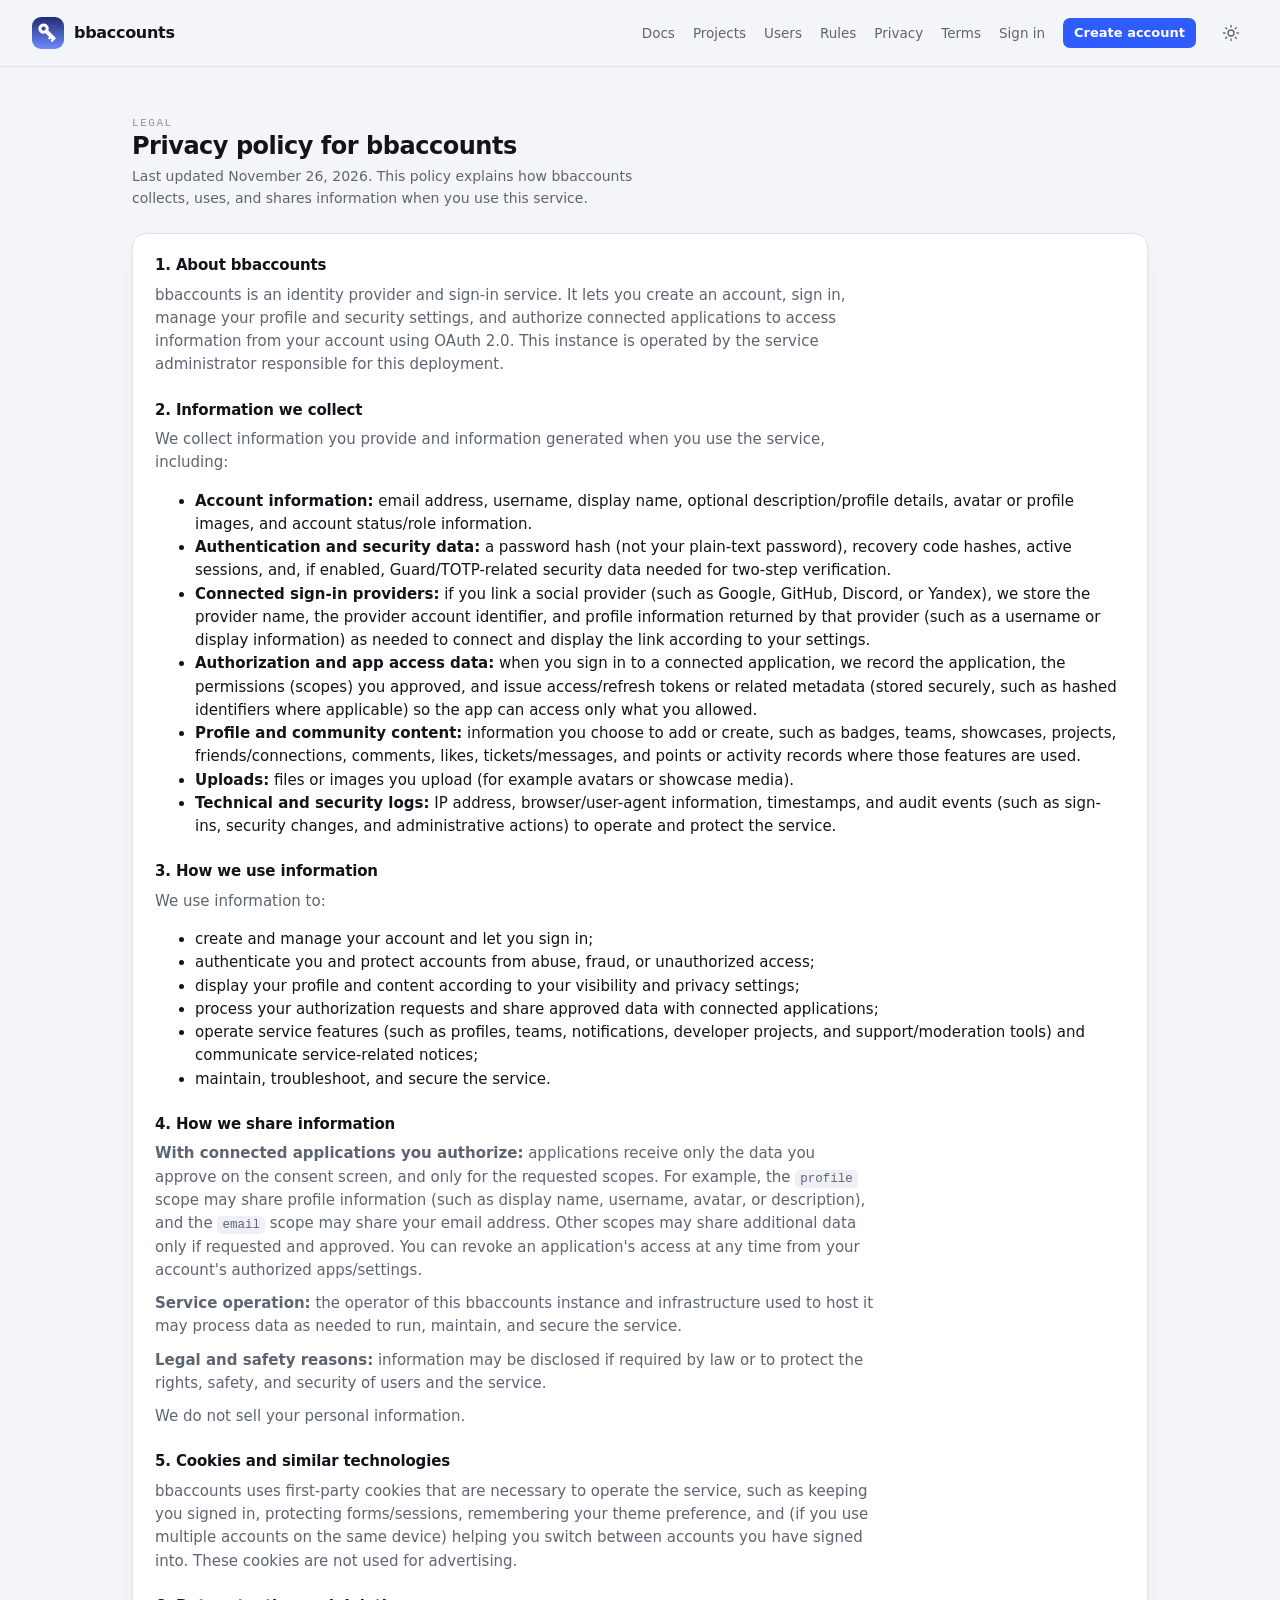
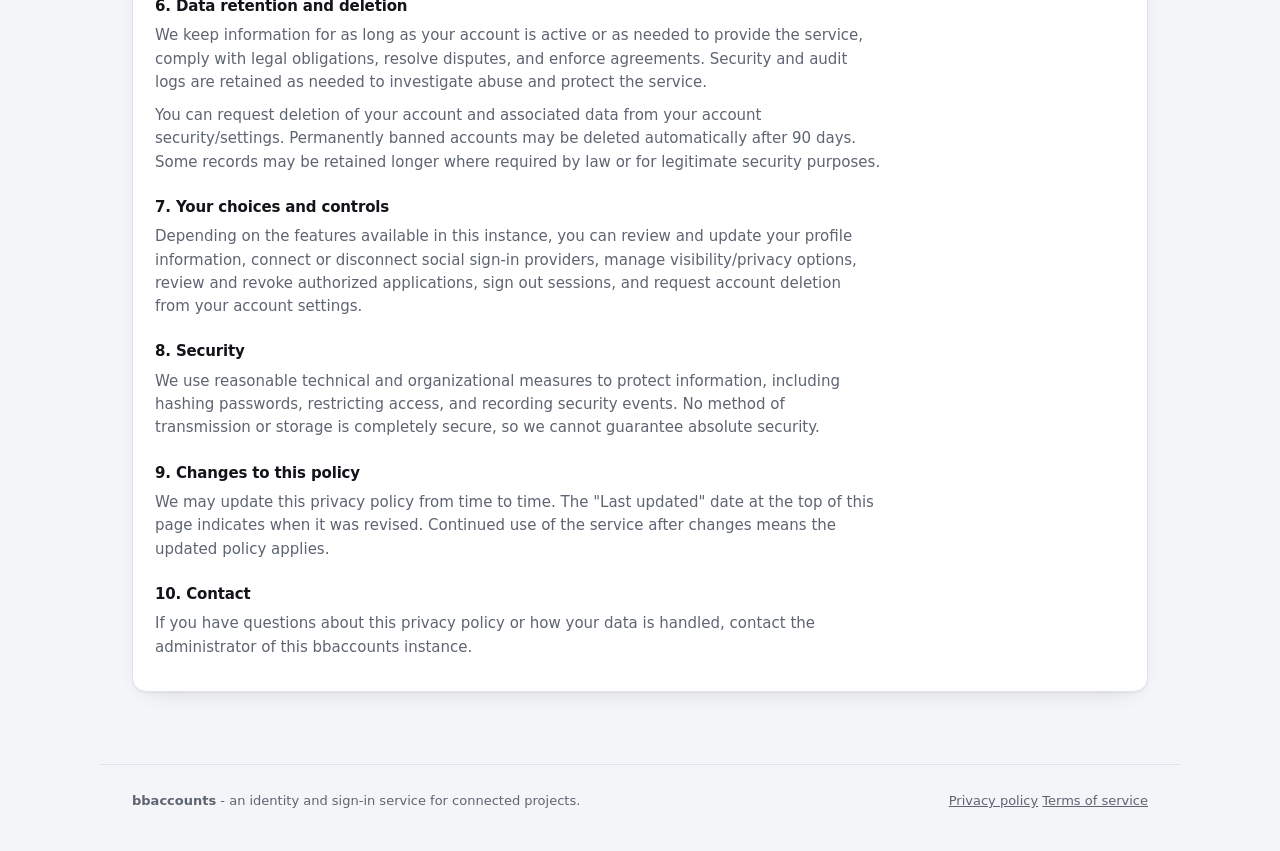
<file: privacy.html>
<!doctype html>
<html lang="en" data-theme="auto">
<head>
    <meta charset="utf-8">
    <meta name="viewport" content="width=device-width, initial-scale=1">
    <meta name="color-scheme" content="dark light">
    <meta name="theme-color" content="#0a0c10">
    <title>Privacy policy · bbaccounts</title>
    <script src="assets/js/theme.js?v=2.0.17"></script>
    <link rel="stylesheet" href="assets/css/app.css?v=2.0.17">
    <link rel="icon" href="assets/img/icon.svg?v=2.0.17" type="image/svg+xml">
    <link rel="shortcut icon" href="assets/img/icon.png?v=2.0.17" type="image/png">
    <link rel="apple-touch-icon" href="assets/img/icon.png?v=2.0.17">
</head>
<body class="site-body" data-leave-warning="https://bbaccounts.unaux.com/leave" data-trusted-sites='["bbaccounts.unaux.com"]' data-app-version="2.0.17">
<header class="site-header">
    <a class="brand" href="index.html">
        <img class="brand-mark" src="assets/img/icon.svg?v=2.0.17" alt="" width="32" height="32">
        <span class="brand-name">bbaccounts</span>
    </a>
    <nav class="site-nav" aria-label="Site">
        <a href="docs.html">Docs</a>
        <a href="https://bbaccounts.unaux.com/p">Projects</a>
        <a href="https://bbaccounts.unaux.com/u">Users</a>
        <a href="rules.html">Rules</a>
        <a href="privacy.html" aria-current="page">Privacy</a>
        <a href="terms.html">Terms</a>
        <a href="https://bbaccounts.unaux.com/login">Sign in</a>
        <a class="btn btn-sm btn-primary" href="https://bbaccounts.unaux.com/register">Create account</a>
        <button class="icon-btn" type="button" data-theme-toggle aria-label="Change theme" title="Change theme">
            <svg class="icon-sun" viewBox="0 0 24 24" fill="none" stroke="currentColor" stroke-width="1.8" stroke-linecap="round" stroke-linejoin="round" aria-hidden="true"><circle cx="12" cy="12" r="4"/><path d="M12 2v2"/><path d="M12 20v2"/><path d="m4.9 4.9 1.4 1.4"/><path d="m17.7 17.7 1.4 1.4"/><path d="M2 12h2"/><path d="M20 12h2"/><path d="m4.9 19.1 1.4-1.4"/><path d="m17.7 6.3 1.4-1.4"/></svg><svg class="icon-moon" viewBox="0 0 24 24" fill="none" stroke="currentColor" stroke-width="1.8" stroke-linecap="round" stroke-linejoin="round" aria-hidden="true"><path d="M12 3a6 6 0 0 0 9 9 9 9 0 1 1-9-9Z"/></svg>
        </button>
    </nav>
</header>

<main class="site-main">
<div class="legal">
    <div class="page-head">
        <div>
            <p class="mono-label">Legal</p>
            <h1>Privacy policy for bbaccounts</h1>
            <p class="page-sub">Last updated November 26, 2026. This policy explains how bbaccounts collects, uses, and shares information when you use this service.</p>
        </div>
    </div>

    <section class="card">
        <div class="card-body prose">
            <h2>1. About bbaccounts</h2>
            <p>bbaccounts is an identity provider and sign-in service. It lets you create an account, sign in, manage your profile and security settings, and authorize connected applications to access information from your account using OAuth 2.0. This instance is operated by the service administrator responsible for this deployment.</p>

            <h2>2. Information we collect</h2>
            <p>We collect information you provide and information generated when you use the service, including:</p>
            <ul>
                <li><strong>Account information:</strong> email address, username, display name, optional description/profile details, avatar or profile images, and account status/role information.</li>
                <li><strong>Authentication and security data:</strong> a password hash (not your plain-text password), recovery code hashes, active sessions, and, if enabled, Guard/TOTP-related security data needed for two-step verification.</li>
                <li><strong>Connected sign-in providers:</strong> if you link a social provider (such as Google, GitHub, Discord, or Yandex), we store the provider name, the provider account identifier, and profile information returned by that provider (such as a username or display information) as needed to connect and display the link according to your settings.</li>
                <li><strong>Authorization and app access data:</strong> when you sign in to a connected application, we record the application, the permissions (scopes) you approved, and issue access/refresh tokens or related metadata (stored securely, such as hashed identifiers where applicable) so the app can access only what you allowed.</li>
                <li><strong>Profile and community content:</strong> information you choose to add or create, such as badges, teams, showcases, projects, friends/connections, comments, likes, tickets/messages, and points or activity records where those features are used.</li>
                <li><strong>Uploads:</strong> files or images you upload (for example avatars or showcase media).</li>
                <li><strong>Technical and security logs:</strong> IP address, browser/user-agent information, timestamps, and audit events (such as sign-ins, security changes, and administrative actions) to operate and protect the service.</li>
            </ul>

            <h2>3. How we use information</h2>
            <p>We use information to:</p>
            <ul>
                <li>create and manage your account and let you sign in;</li>
                <li>authenticate you and protect accounts from abuse, fraud, or unauthorized access;</li>
                <li>display your profile and content according to your visibility and privacy settings;</li>
                <li>process your authorization requests and share approved data with connected applications;</li>
                <li>operate service features (such as profiles, teams, notifications, developer projects, and support/moderation tools) and communicate service-related notices;</li>
                <li>maintain, troubleshoot, and secure the service.</li>
            </ul>

            <h2>4. How we share information</h2>
            <p><strong>With connected applications you authorize:</strong> applications receive only the data you approve on the consent screen, and only for the requested scopes. For example, the <code>profile</code> scope may share profile information (such as display name, username, avatar, or description), and the <code>email</code> scope may share your email address. Other scopes may share additional data only if requested and approved. You can revoke an application's access at any time from your account's authorized apps/settings.</p>
            <p><strong>Service operation:</strong> the operator of this bbaccounts instance and infrastructure used to host it may process data as needed to run, maintain, and secure the service.</p>
            <p><strong>Legal and safety reasons:</strong> information may be disclosed if required by law or to protect the rights, safety, and security of users and the service.</p>
            <p>We do not sell your personal information.</p>

            <h2>5. Cookies and similar technologies</h2>
            <p>bbaccounts uses first-party cookies that are necessary to operate the service, such as keeping you signed in, protecting forms/sessions, remembering your theme preference, and (if you use multiple accounts on the same device) helping you switch between accounts you have signed into. These cookies are not used for advertising.</p>

            <h2>6. Data retention and deletion</h2>
            <p>We keep information for as long as your account is active or as needed to provide the service, comply with legal obligations, resolve disputes, and enforce agreements. Security and audit logs are retained as needed to investigate abuse and protect the service.</p>
            <p>You can request deletion of your account and associated data from your account security/settings. Permanently banned accounts may be deleted automatically after 90 days. Some records may be retained longer where required by law or for legitimate security purposes.</p>

            <h2>7. Your choices and controls</h2>
            <p>Depending on the features available in this instance, you can review and update your profile information, connect or disconnect social sign-in providers, manage visibility/privacy options, review and revoke authorized applications, sign out sessions, and request account deletion from your account settings.</p>

            <h2>8. Security</h2>
            <p>We use reasonable technical and organizational measures to protect information, including hashing passwords, restricting access, and recording security events. No method of transmission or storage is completely secure, so we cannot guarantee absolute security.</p>

            <h2>9. Changes to this policy</h2>
            <p>We may update this privacy policy from time to time. The "Last updated" date at the top of this page indicates when it was revised. Continued use of the service after changes means the updated policy applies.</p>

            <h2>10. Contact</h2>
            <p>If you have questions about this privacy policy or how your data is handled, contact the administrator of this bbaccounts instance.</p>
        </div>
    </section>
</div>
</main>

<footer class="site-footer">
    <p><strong>bbaccounts</strong> - an identity and sign-in service for connected projects.</p>
    <nav class="site-footer-nav" aria-label="Legal">
        <a href="privacy.html">Privacy policy</a>
        <a href="terms.html">Terms of service</a>
    </nav>
</footer>

<aside class="mobile-gate" data-mobile-gate hidden>
    <div class="mobile-gate-card">
        <img class="mobile-gate-icon" src="assets/img/icon.svg?v=2.0.17" alt="" width="56" height="56">
        <p class="mono-label">Mobile device</p>
        <h2>bbaccounts works best on desktop</h2>
        <p class="mobile-gate-text">You can continue in the browser on mobile, but some pages are easier to use on a larger screen.</p>
        <div class="mobile-gate-actions">
            <button class="btn btn-primary btn-block" type="button" data-mobile-gate-continue>Continue anyway</button>
        </div>
    </div>
</aside>
<script src="assets/js/app.js?v=2.0.17"></script>
</body>
</html>
</file>
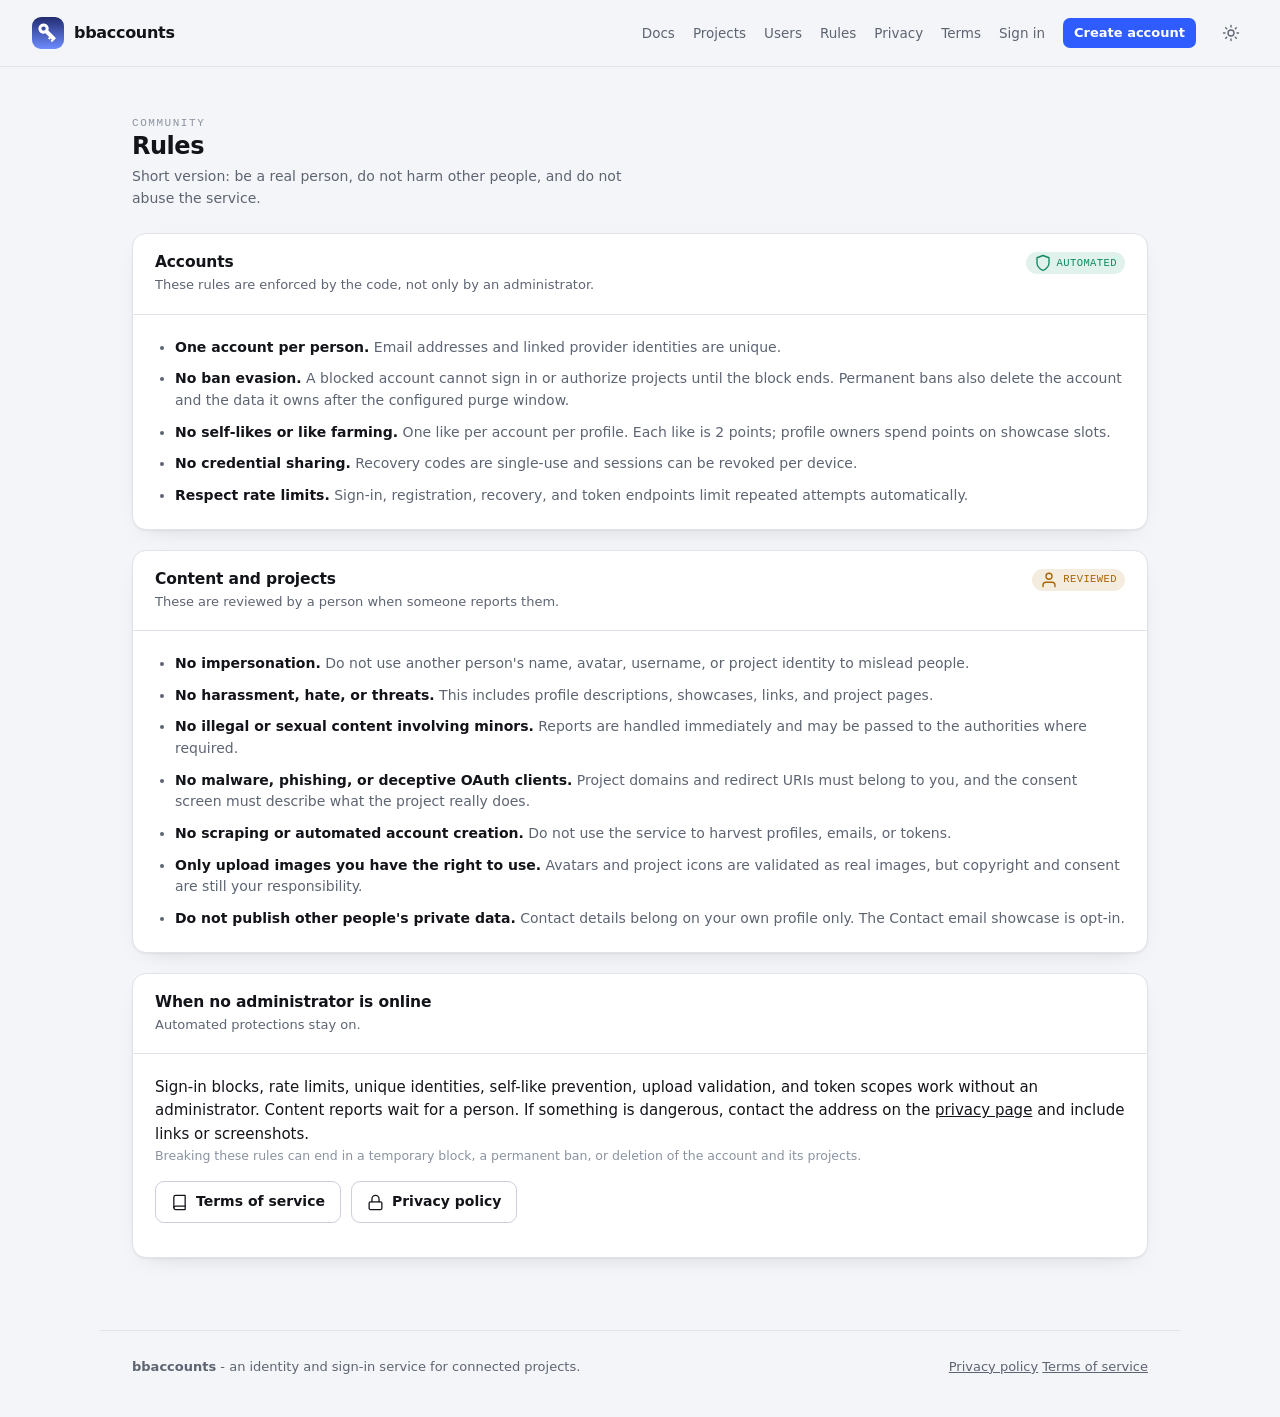
<file: rules.html>
<!doctype html>
<html lang="en" data-theme="auto">
<head>
    <meta charset="utf-8">
    <meta name="viewport" content="width=device-width, initial-scale=1">
    <meta name="color-scheme" content="dark light">
    <meta name="theme-color" content="#0a0c10">
    <title>Rules · bbaccounts</title>
    <script src="assets/js/theme.js?v=2.0.17"></script>
    <link rel="stylesheet" href="assets/css/app.css?v=2.0.17">
    <link rel="icon" href="assets/img/icon.svg?v=2.0.17" type="image/svg+xml">
    <link rel="shortcut icon" href="assets/img/icon.png?v=2.0.17" type="image/png">
    <link rel="apple-touch-icon" href="assets/img/icon.png?v=2.0.17">
</head>
<body class="site-body" data-leave-warning="https://bbaccounts.unaux.com/leave" data-trusted-sites='["bbaccounts.unaux.com"]' data-app-version="2.0.17">
<header class="site-header">
    <a class="brand" href="index.html">
        <img class="brand-mark" src="assets/img/icon.svg?v=2.0.17" alt="" width="32" height="32">
        <span class="brand-name">bbaccounts</span>
    </a>
    <nav class="site-nav" aria-label="Site">
        <a href="docs.html">Docs</a>
        <a href="https://bbaccounts.unaux.com/p">Projects</a>
        <a href="https://bbaccounts.unaux.com/u">Users</a>
        <a href="rules.html" aria-current="page">Rules</a>
        <a href="privacy.html">Privacy</a>
        <a href="terms.html">Terms</a>
        <a href="https://bbaccounts.unaux.com/login">Sign in</a>
        <a class="btn btn-sm btn-primary" href="https://bbaccounts.unaux.com/register">Create account</a>
        <button class="icon-btn" type="button" data-theme-toggle aria-label="Change theme" title="Change theme">
            <svg class="icon-sun" viewBox="0 0 24 24" fill="none" stroke="currentColor" stroke-width="1.8" stroke-linecap="round" stroke-linejoin="round" aria-hidden="true"><circle cx="12" cy="12" r="4"/><path d="M12 2v2"/><path d="M12 20v2"/><path d="m4.9 4.9 1.4 1.4"/><path d="m17.7 17.7 1.4 1.4"/><path d="M2 12h2"/><path d="M20 12h2"/><path d="m4.9 19.1 1.4-1.4"/><path d="m17.7 6.3 1.4-1.4"/></svg><svg class="icon-moon" viewBox="0 0 24 24" fill="none" stroke="currentColor" stroke-width="1.8" stroke-linecap="round" stroke-linejoin="round" aria-hidden="true"><path d="M12 3a6 6 0 0 0 9 9 9 9 0 1 1-9-9Z"/></svg>
        </button>
    </nav>
</header>

<main class="site-main">
<div class="page-head">
    <div>
        <p class="mono-label">Community</p>
        <h1>Rules</h1>
        <p class="page-sub">Short version: be a real person, do not harm other people, and do not abuse the service.</p>
    </div>
</div>

<section class="card">
    <div class="card-head">
        <div>
            <h2>Accounts</h2>
            <p>These rules are enforced by the code, not only by an administrator.</p>
        </div>
        <span class="badge badge-ok"><svg class="" viewBox="0 0 24 24" fill="none" stroke="currentColor" stroke-width="1.8" stroke-linecap="round" stroke-linejoin="round" aria-hidden="true"><path d="M12 22s8-4 8-10V5l-8-3-8 3v7c0 6 8 10 8 10z"/></svg>Automated</span>
    </div>
    <div class="card-body">
        <ul class="rule-list">
            <li><strong>One account per person.</strong> Email addresses and linked provider identities are unique.</li>
            <li><strong>No ban evasion.</strong> A blocked account cannot sign in or authorize projects until the block ends. Permanent bans also delete the account and the data it owns after the configured purge window.</li>
            <li><strong>No self-likes or like farming.</strong> One like per account per profile. Each like is 2 points; profile owners spend points on showcase slots.</li>
            <li><strong>No credential sharing.</strong> Recovery codes are single-use and sessions can be revoked per device.</li>
            <li><strong>Respect rate limits.</strong> Sign-in, registration, recovery, and token endpoints limit repeated attempts automatically.</li>
        </ul>
    </div>
</section>

<section class="card">
    <div class="card-head">
        <div>
            <h2>Content and projects</h2>
            <p>These are reviewed by a person when someone reports them.</p>
        </div>
        <span class="badge badge-warn"><svg class="" viewBox="0 0 24 24" fill="none" stroke="currentColor" stroke-width="1.8" stroke-linecap="round" stroke-linejoin="round" aria-hidden="true"><path d="M20 21v-2a4 4 0 0 0-4-4H8a4 4 0 0 0-4 4v2"/><circle cx="12" cy="7" r="4"/></svg>Reviewed</span>
    </div>
    <div class="card-body">
        <ul class="rule-list">
            <li><strong>No impersonation.</strong> Do not use another person's name, avatar, username, or project identity to mislead people.</li>
            <li><strong>No harassment, hate, or threats.</strong> This includes profile descriptions, showcases, links, and project pages.</li>
            <li><strong>No illegal or sexual content involving minors.</strong> Reports are handled immediately and may be passed to the authorities where required.</li>
            <li><strong>No malware, phishing, or deceptive OAuth clients.</strong> Project domains and redirect URIs must belong to you, and the consent screen must describe what the project really does.</li>
            <li><strong>No scraping or automated account creation.</strong> Do not use the service to harvest profiles, emails, or tokens.</li>
            <li><strong>Only upload images you have the right to use.</strong> Avatars and project icons are validated as real images, but copyright and consent are still your responsibility.</li>
            <li><strong>Do not publish other people's private data.</strong> Contact details belong on your own profile only. The Contact email showcase is opt-in.</li>
        </ul>
    </div>
</section>

<section class="card">
    <div class="card-head">
        <div>
            <h2>When no administrator is online</h2>
            <p>Automated protections stay on.</p>
        </div>
    </div>
    <div class="card-body">
        <p class="page-sub" style="margin-top: 0">
            Sign-in blocks, rate limits, unique identities, self-like prevention, upload validation, and token scopes work without an administrator.
            Content reports wait for a person. If something is dangerous, contact the address on the <a href="privacy.html">privacy page</a>
            and include links or screenshots.
        </p>
        <p class="field-hint">Breaking these rules can end in a temporary block, a permanent ban, or deletion of the account and its projects.</p>
        <div class="btn-row">
            <a class="btn btn-secondary" href="terms.html"><svg class="" viewBox="0 0 24 24" fill="none" stroke="currentColor" stroke-width="1.8" stroke-linecap="round" stroke-linejoin="round" aria-hidden="true"><path d="M4 19.5A2.5 2.5 0 0 1 6.5 17H20"/><path d="M6.5 2H20v20H6.5A2.5 2.5 0 0 1 4 19.5v-15A2.5 2.5 0 0 1 6.5 2z"/></svg><span>Terms of service</span></a>
            <a class="btn btn-secondary" href="privacy.html"><svg class="" viewBox="0 0 24 24" fill="none" stroke="currentColor" stroke-width="1.8" stroke-linecap="round" stroke-linejoin="round" aria-hidden="true"><rect x="3" y="11" width="18" height="11" rx="2"/><path d="M7 11V7a5 5 0 0 1 10 0v4"/></svg><span>Privacy policy</span></a>
        </div>
    </div>
</section>
</main>

<footer class="site-footer">
    <p><strong>bbaccounts</strong> - an identity and sign-in service for connected projects.</p>
    <nav class="site-footer-nav" aria-label="Legal">
        <a href="privacy.html">Privacy policy</a>
        <a href="terms.html">Terms of service</a>
    </nav>
</footer>

<aside class="mobile-gate" data-mobile-gate hidden>
    <div class="mobile-gate-card">
        <img class="mobile-gate-icon" src="assets/img/icon.svg?v=2.0.17" alt="" width="56" height="56">
        <p class="mono-label">Mobile device</p>
        <h2>bbaccounts works best on desktop</h2>
        <p class="mobile-gate-text">You can continue in the browser on mobile, but some pages are easier to use on a larger screen.</p>
        <div class="mobile-gate-actions">
            <button class="btn btn-primary btn-block" type="button" data-mobile-gate-continue>Continue anyway</button>
        </div>
    </div>
</aside>
<script src="assets/js/app.js?v=2.0.17"></script>
</body>
</html>
</file>
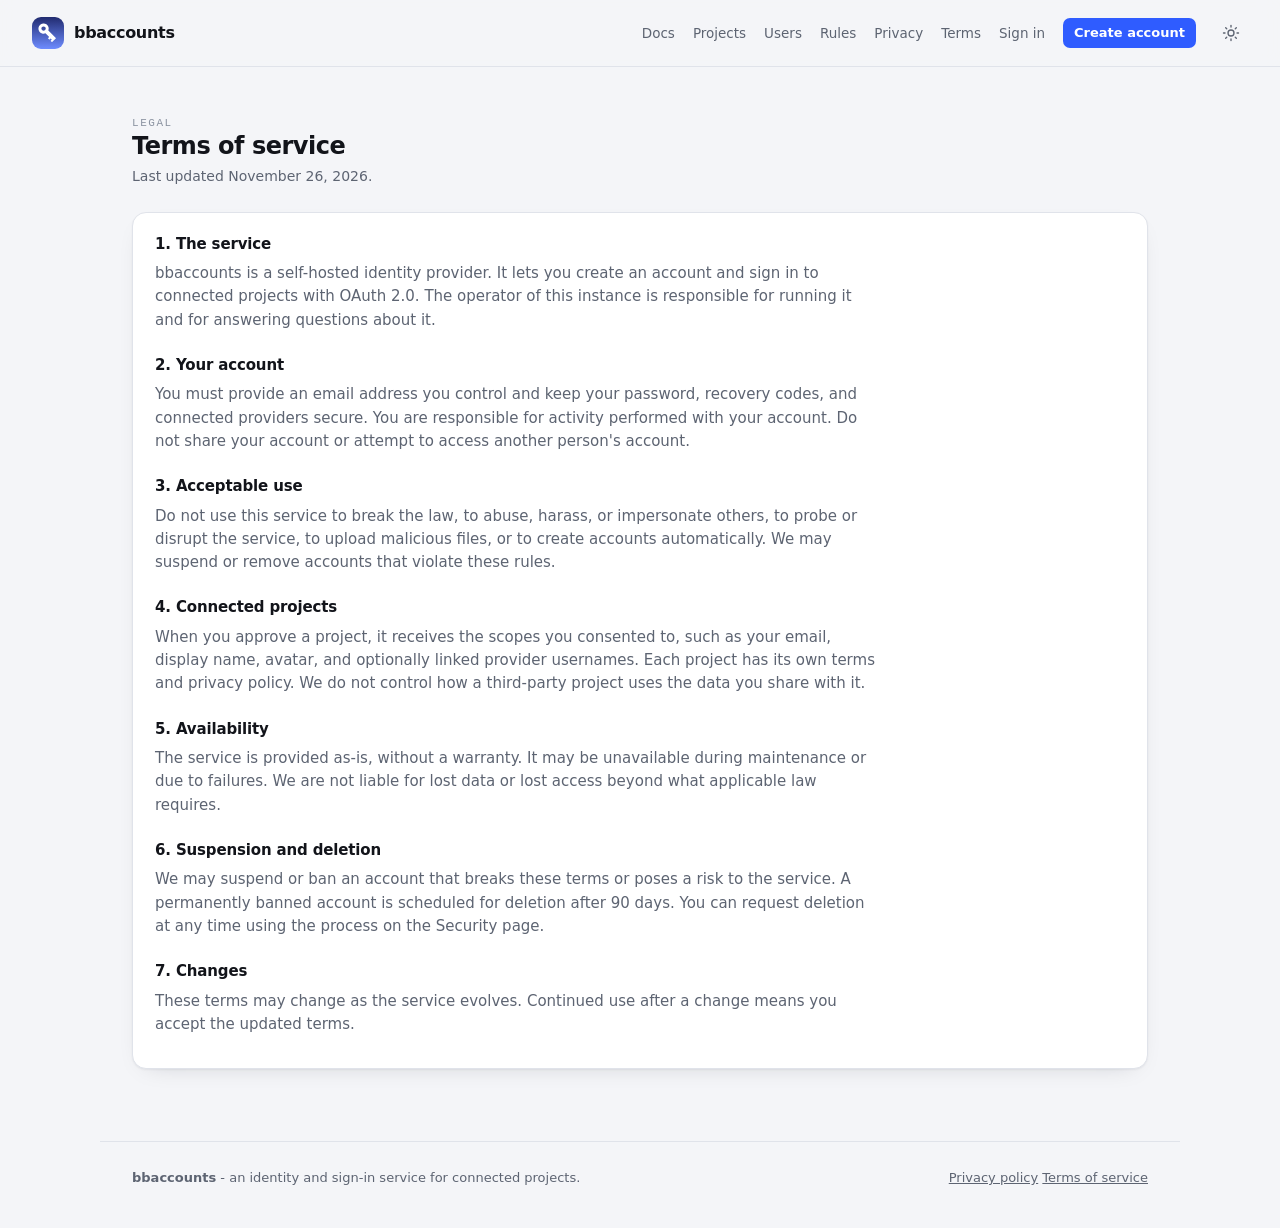
<file: terms.html>
<!doctype html>
<html lang="en" data-theme="auto">
<head>
    <meta charset="utf-8">
    <meta name="viewport" content="width=device-width, initial-scale=1">
    <meta name="color-scheme" content="dark light">
    <meta name="theme-color" content="#0a0c10">
    <title>Terms of service · bbaccounts</title>
    <script src="assets/js/theme.js?v=2.0.17"></script>
    <link rel="stylesheet" href="assets/css/app.css?v=2.0.17">
    <link rel="icon" href="assets/img/icon.svg?v=2.0.17" type="image/svg+xml">
    <link rel="shortcut icon" href="assets/img/icon.png?v=2.0.17" type="image/png">
    <link rel="apple-touch-icon" href="assets/img/icon.png?v=2.0.17">
</head>
<body class="site-body" data-leave-warning="https://bbaccounts.unaux.com/leave" data-trusted-sites='["bbaccounts.unaux.com"]' data-app-version="2.0.17">
<header class="site-header">
    <a class="brand" href="index.html">
        <img class="brand-mark" src="assets/img/icon.svg?v=2.0.17" alt="" width="32" height="32">
        <span class="brand-name">bbaccounts</span>
    </a>
    <nav class="site-nav" aria-label="Site">
        <a href="docs.html">Docs</a>
        <a href="https://bbaccounts.unaux.com/p">Projects</a>
        <a href="https://bbaccounts.unaux.com/u">Users</a>
        <a href="rules.html">Rules</a>
        <a href="privacy.html">Privacy</a>
        <a href="terms.html" aria-current="page">Terms</a>
        <a href="https://bbaccounts.unaux.com/login">Sign in</a>
        <a class="btn btn-sm btn-primary" href="https://bbaccounts.unaux.com/register">Create account</a>
        <button class="icon-btn" type="button" data-theme-toggle aria-label="Change theme" title="Change theme">
            <svg class="icon-sun" viewBox="0 0 24 24" fill="none" stroke="currentColor" stroke-width="1.8" stroke-linecap="round" stroke-linejoin="round" aria-hidden="true"><circle cx="12" cy="12" r="4"/><path d="M12 2v2"/><path d="M12 20v2"/><path d="m4.9 4.9 1.4 1.4"/><path d="m17.7 17.7 1.4 1.4"/><path d="M2 12h2"/><path d="M20 12h2"/><path d="m4.9 19.1 1.4-1.4"/><path d="m17.7 6.3 1.4-1.4"/></svg><svg class="icon-moon" viewBox="0 0 24 24" fill="none" stroke="currentColor" stroke-width="1.8" stroke-linecap="round" stroke-linejoin="round" aria-hidden="true"><path d="M12 3a6 6 0 0 0 9 9 9 9 0 1 1-9-9Z"/></svg>
        </button>
    </nav>
</header>

<main class="site-main">
<div class="legal">
    <div class="page-head">
        <div>
            <p class="mono-label">Legal</p>
            <h1>Terms of service</h1>
            <p class="page-sub">Last updated November 26, 2026.</p>
        </div>
    </div>

    <section class="card">
        <div class="card-body prose">
            <h2>1. The service</h2>
            <p>bbaccounts is a self-hosted identity provider. It lets you create an account and sign in to connected projects with OAuth 2.0. The operator of this instance is responsible for running it and for answering questions about it.</p>

            <h2>2. Your account</h2>
            <p>You must provide an email address you control and keep your password, recovery codes, and connected providers secure. You are responsible for activity performed with your account. Do not share your account or attempt to access another person's account.</p>

            <h2>3. Acceptable use</h2>
            <p>Do not use this service to break the law, to abuse, harass, or impersonate others, to probe or disrupt the service, to upload malicious files, or to create accounts automatically. We may suspend or remove accounts that violate these rules.</p>

            <h2>4. Connected projects</h2>
            <p>When you approve a project, it receives the scopes you consented to, such as your email, display name, avatar, and optionally linked provider usernames. Each project has its own terms and privacy policy. We do not control how a third-party project uses the data you share with it.</p>

            <h2>5. Availability</h2>
            <p>The service is provided as-is, without a warranty. It may be unavailable during maintenance or due to failures. We are not liable for lost data or lost access beyond what applicable law requires.</p>

            <h2>6. Suspension and deletion</h2>
            <p>We may suspend or ban an account that breaks these terms or poses a risk to the service. A permanently banned account is scheduled for deletion after 90 days. You can request deletion at any time using the process on the Security page.</p>

            <h2>7. Changes</h2>
            <p>These terms may change as the service evolves. Continued use after a change means you accept the updated terms.</p>
        </div>
    </section>
</div>
</main>

<footer class="site-footer">
    <p><strong>bbaccounts</strong> - an identity and sign-in service for connected projects.</p>
    <nav class="site-footer-nav" aria-label="Legal">
        <a href="privacy.html">Privacy policy</a>
        <a href="terms.html">Terms of service</a>
    </nav>
</footer>

<aside class="mobile-gate" data-mobile-gate hidden>
    <div class="mobile-gate-card">
        <img class="mobile-gate-icon" src="assets/img/icon.svg?v=2.0.17" alt="" width="56" height="56">
        <p class="mono-label">Mobile device</p>
        <h2>bbaccounts works best on desktop</h2>
        <p class="mobile-gate-text">You can continue in the browser on mobile, but some pages are easier to use on a larger screen.</p>
        <div class="mobile-gate-actions">
            <button class="btn btn-primary btn-block" type="button" data-mobile-gate-continue>Continue anyway</button>
        </div>
    </div>
</aside>
<script src="assets/js/app.js?v=2.0.17"></script>
</body>
</html>
</file>
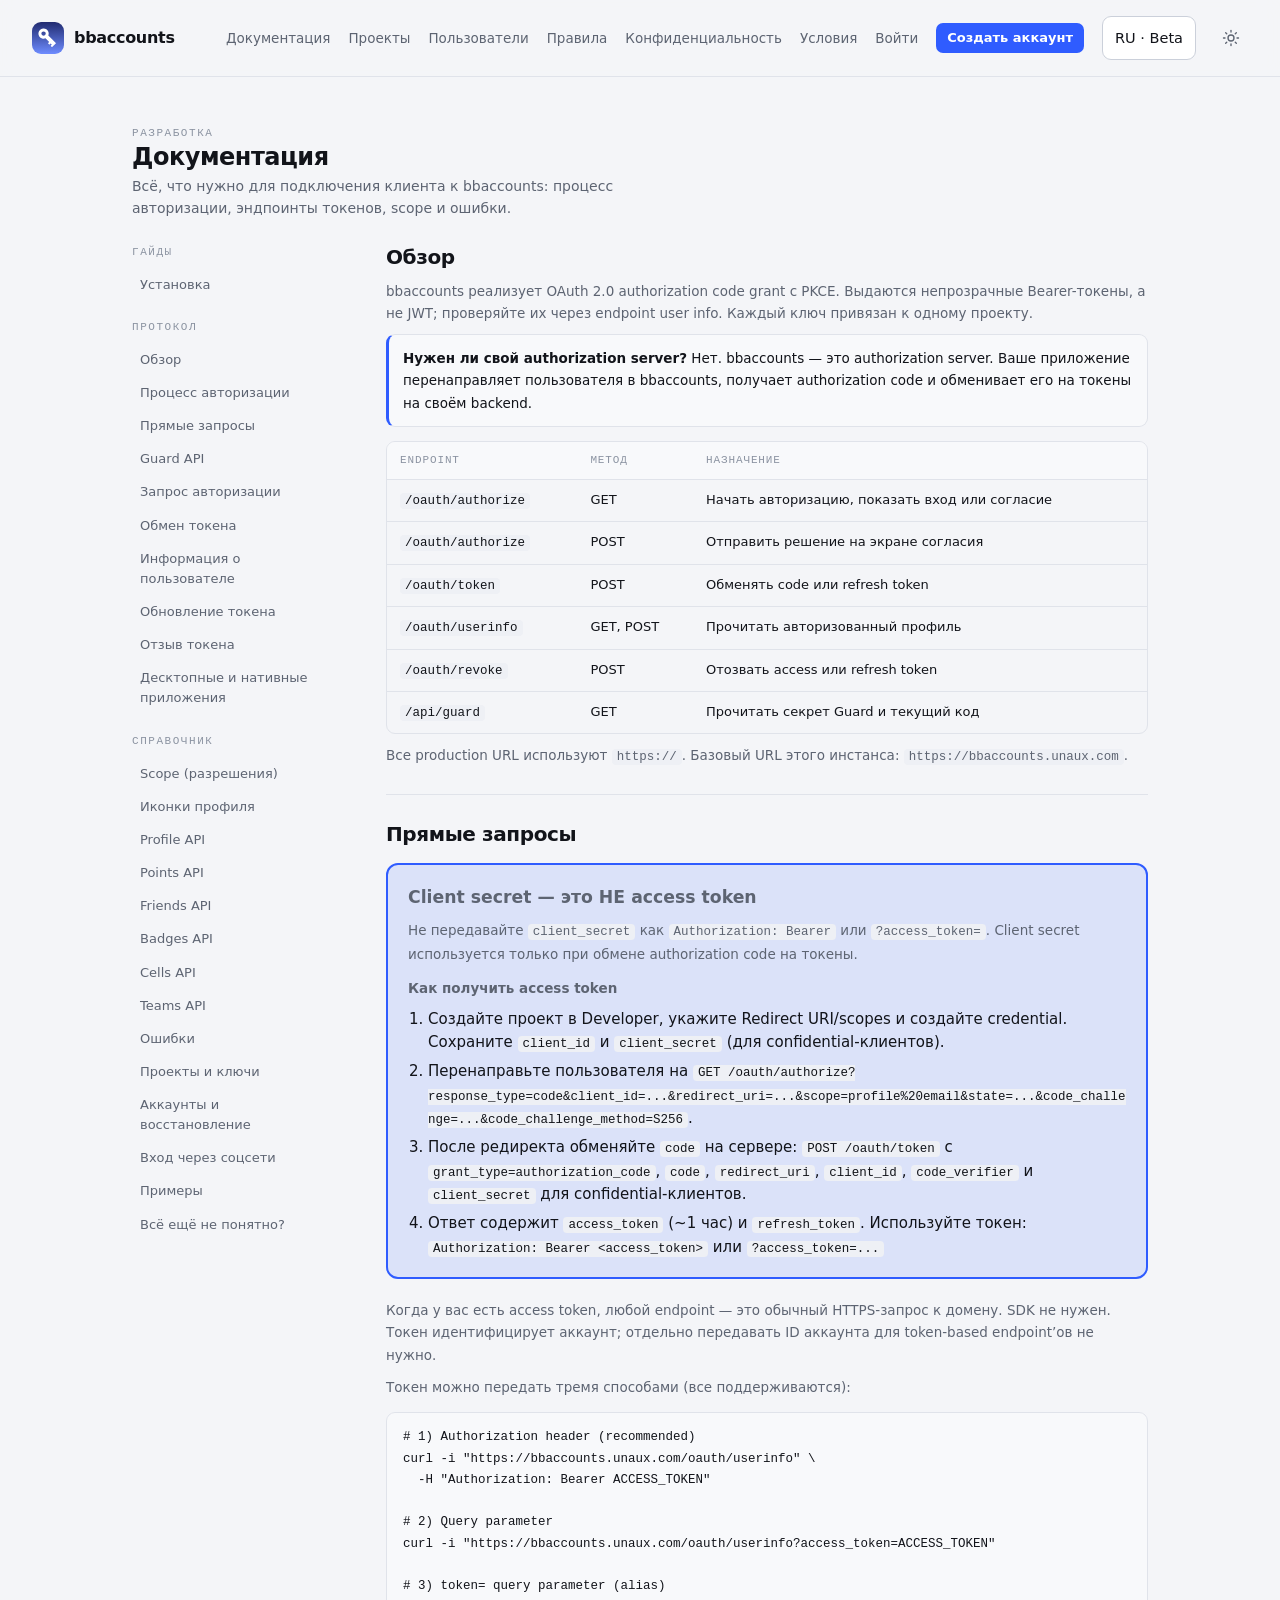
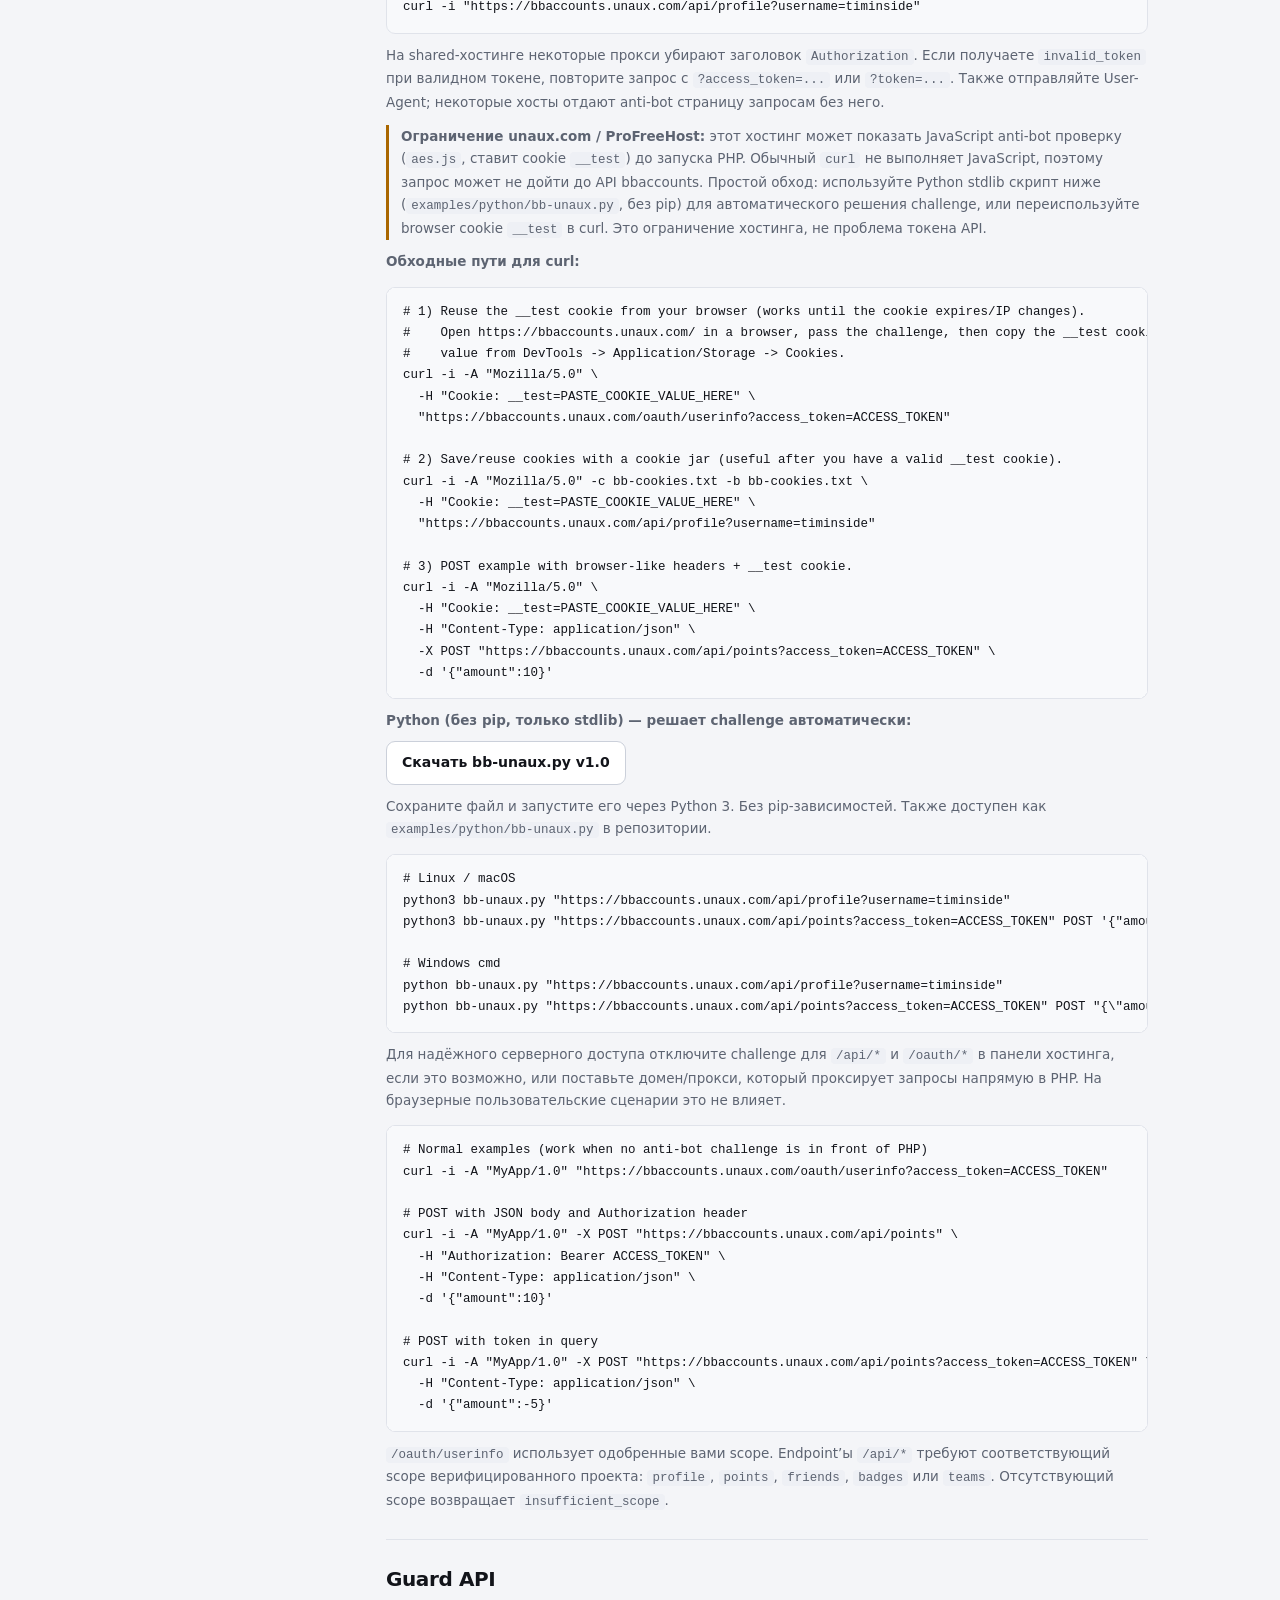
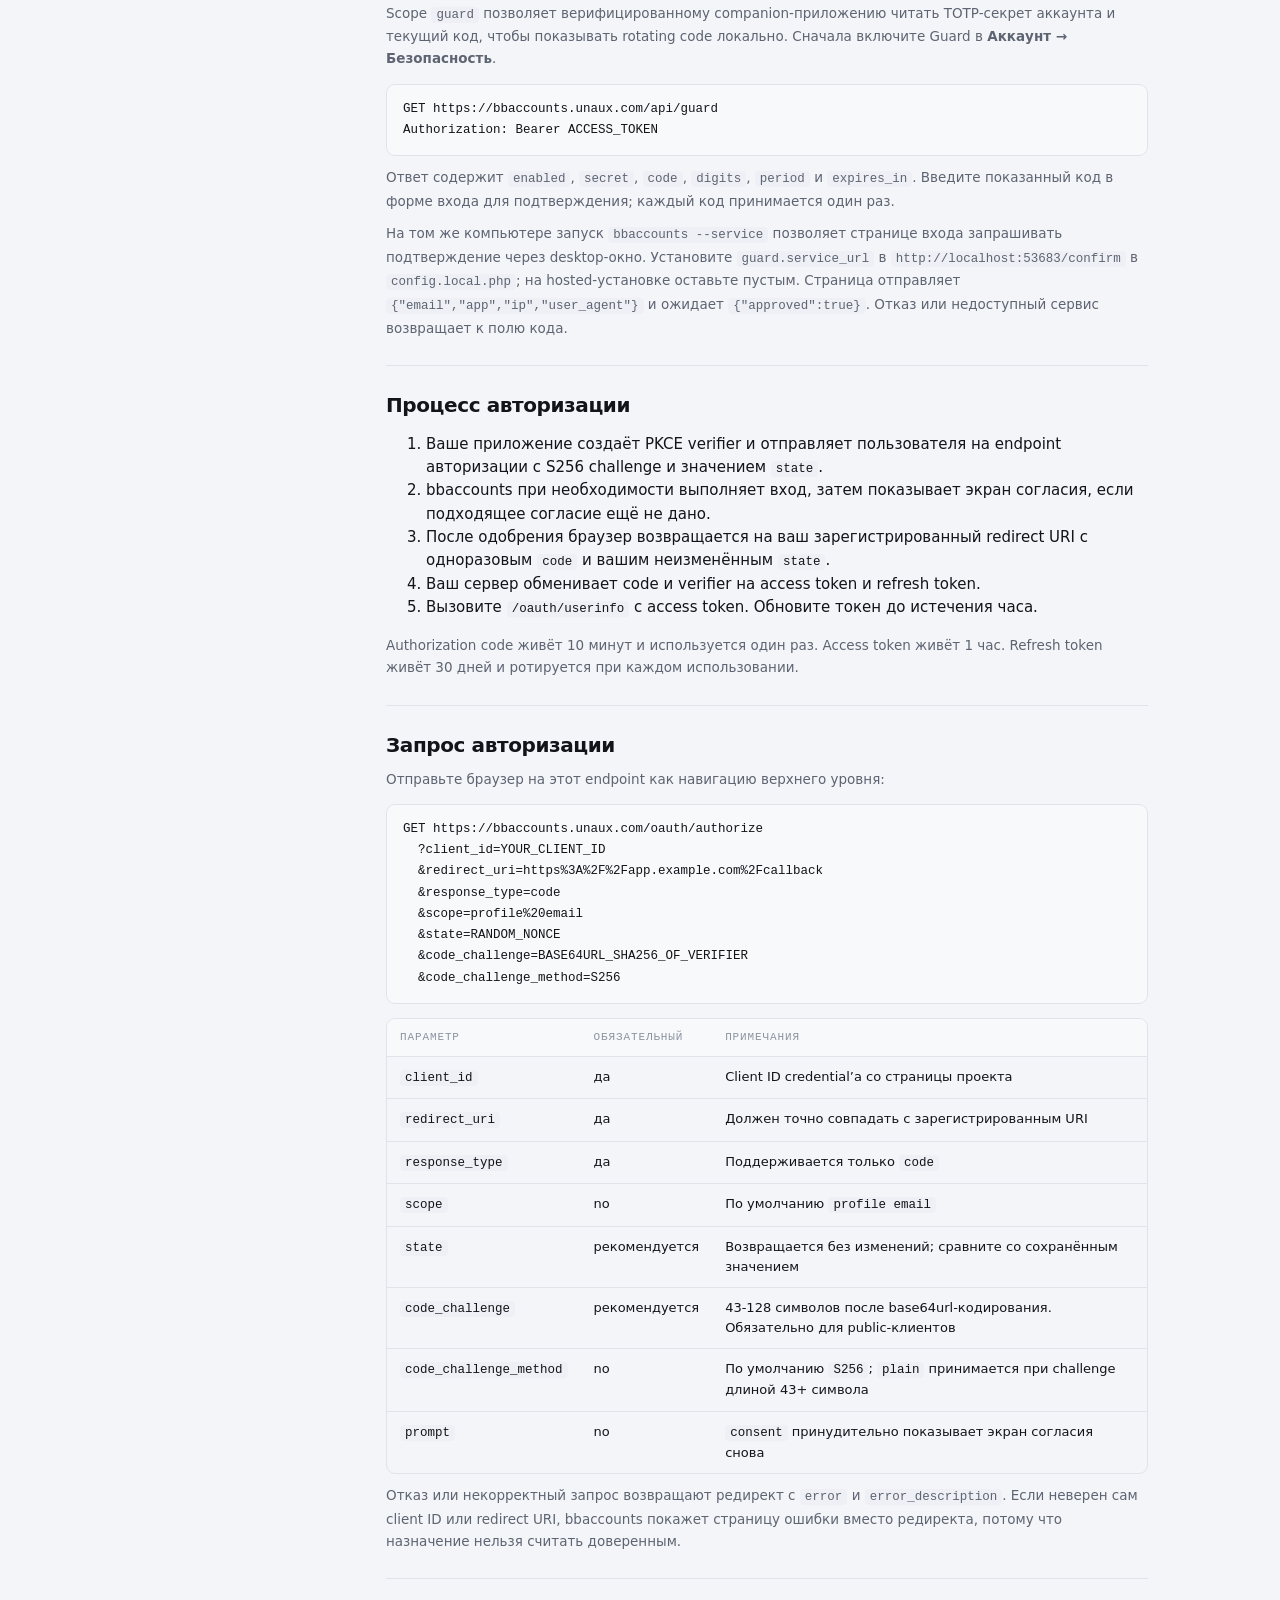
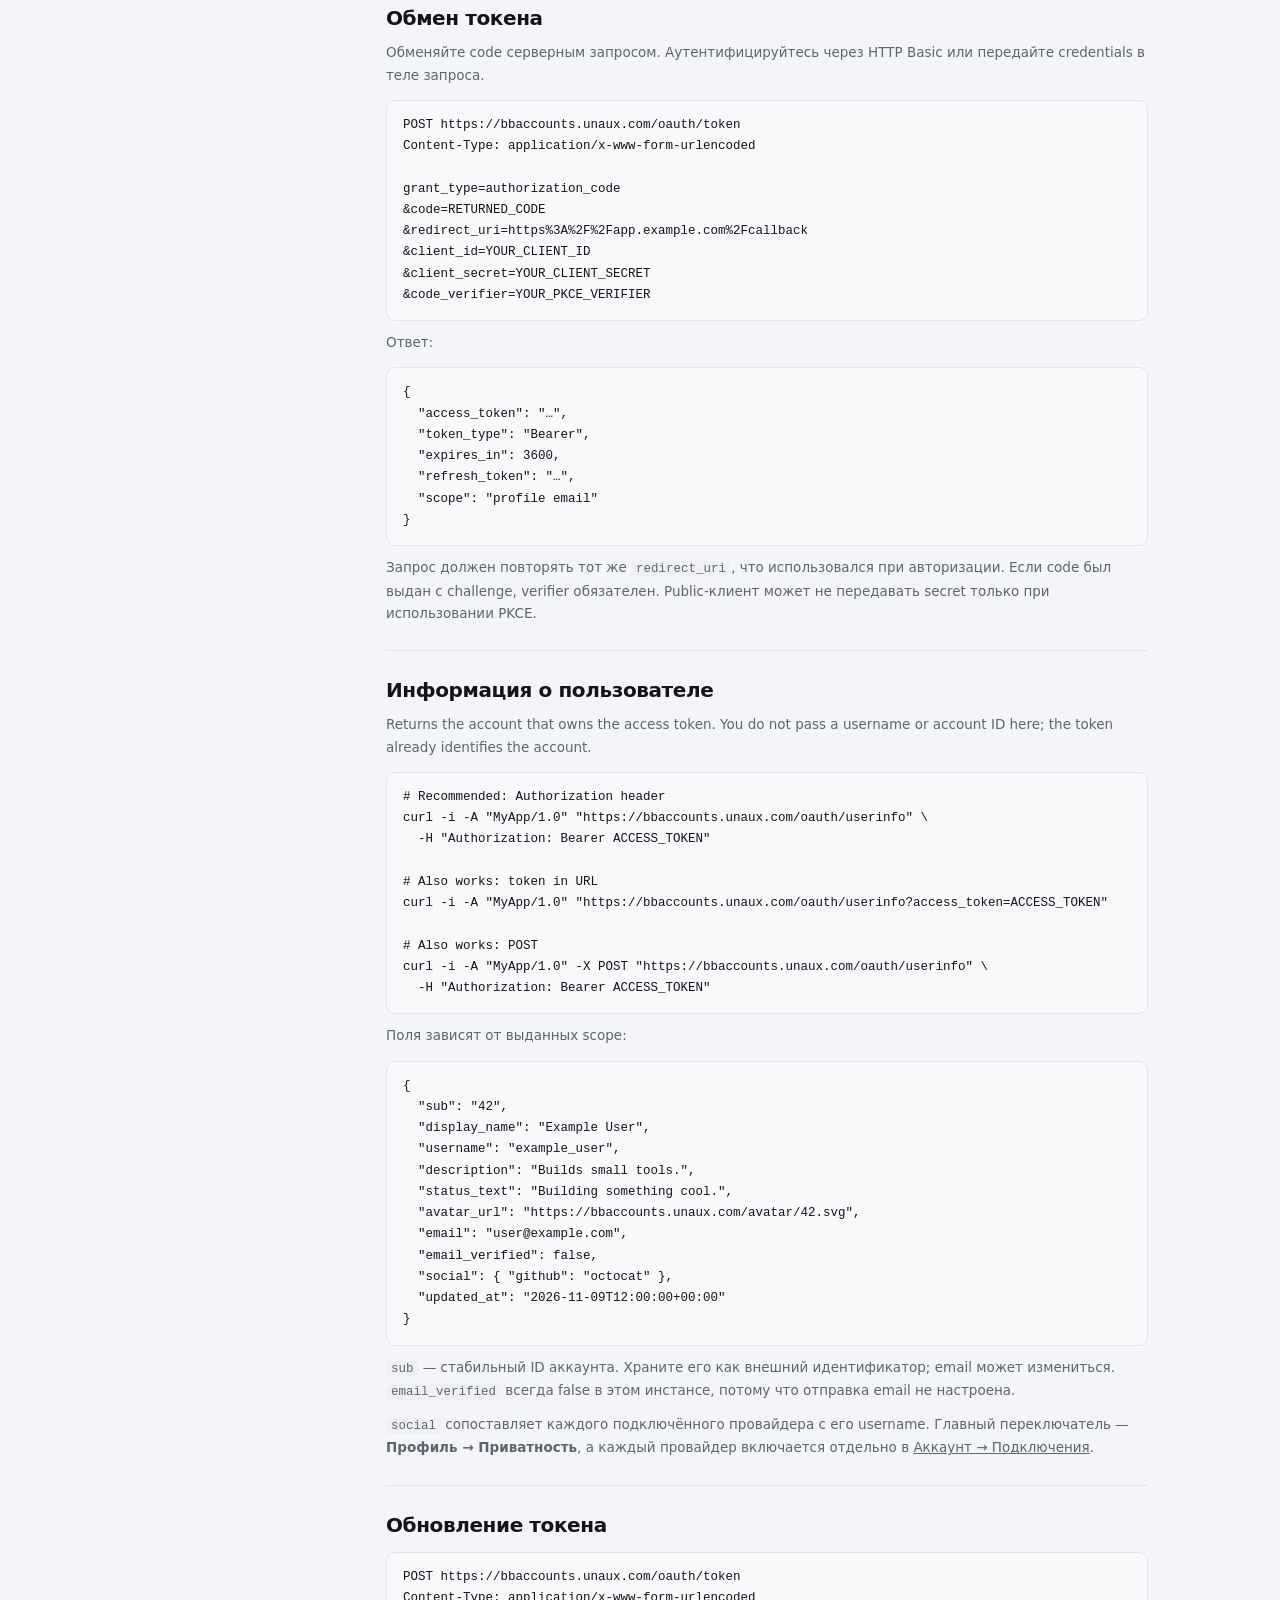
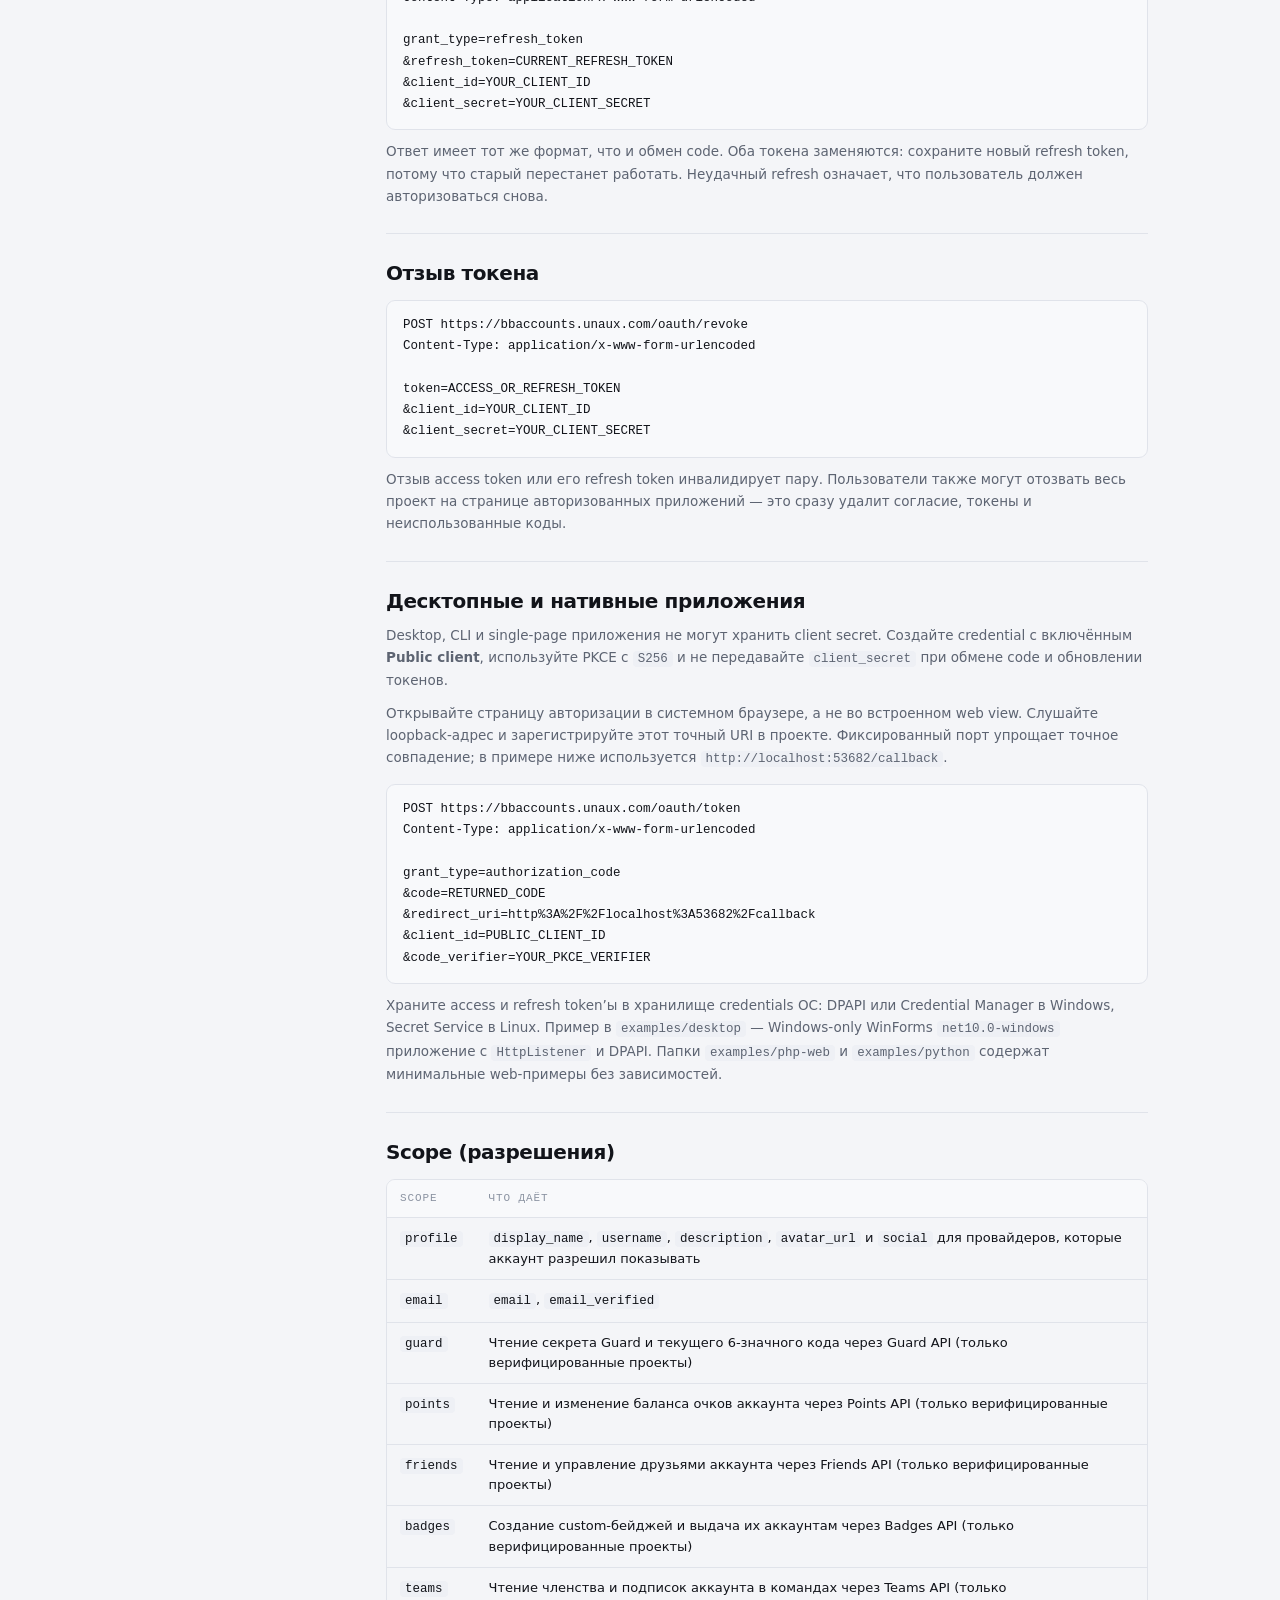
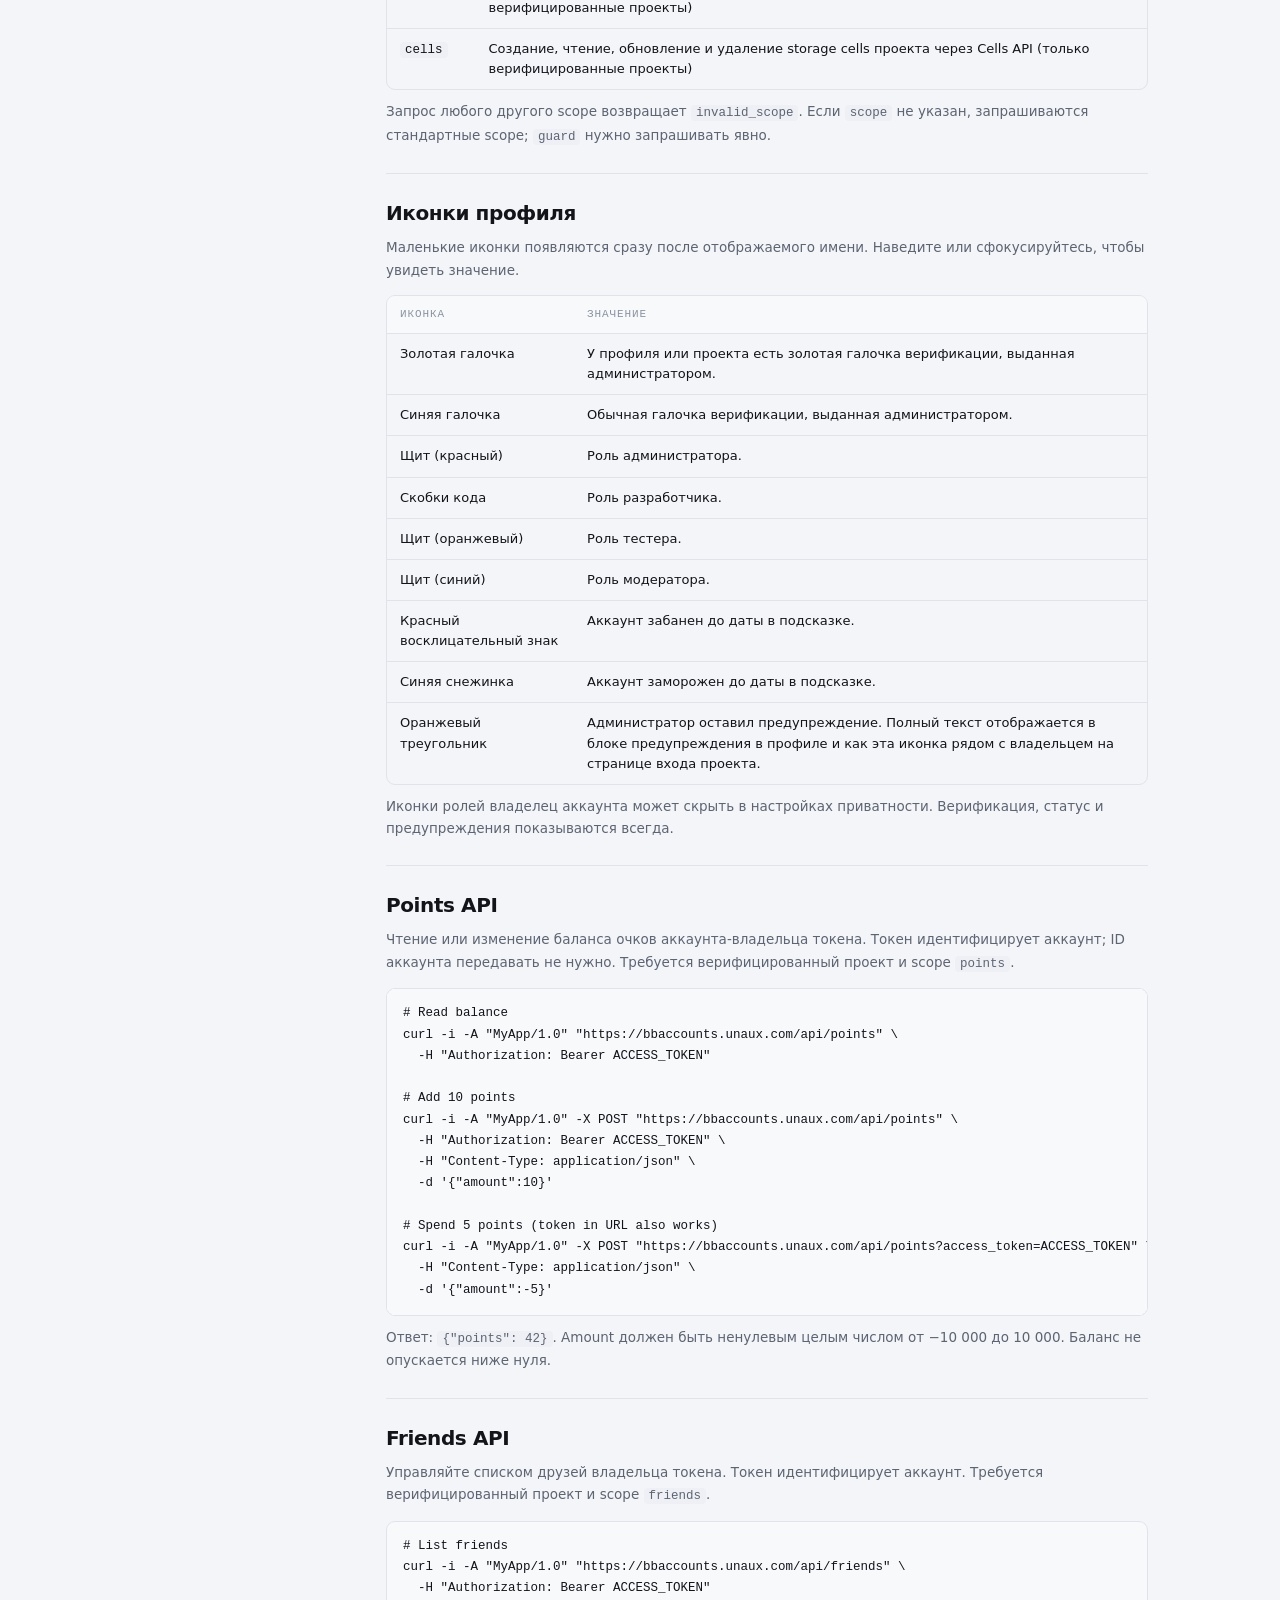
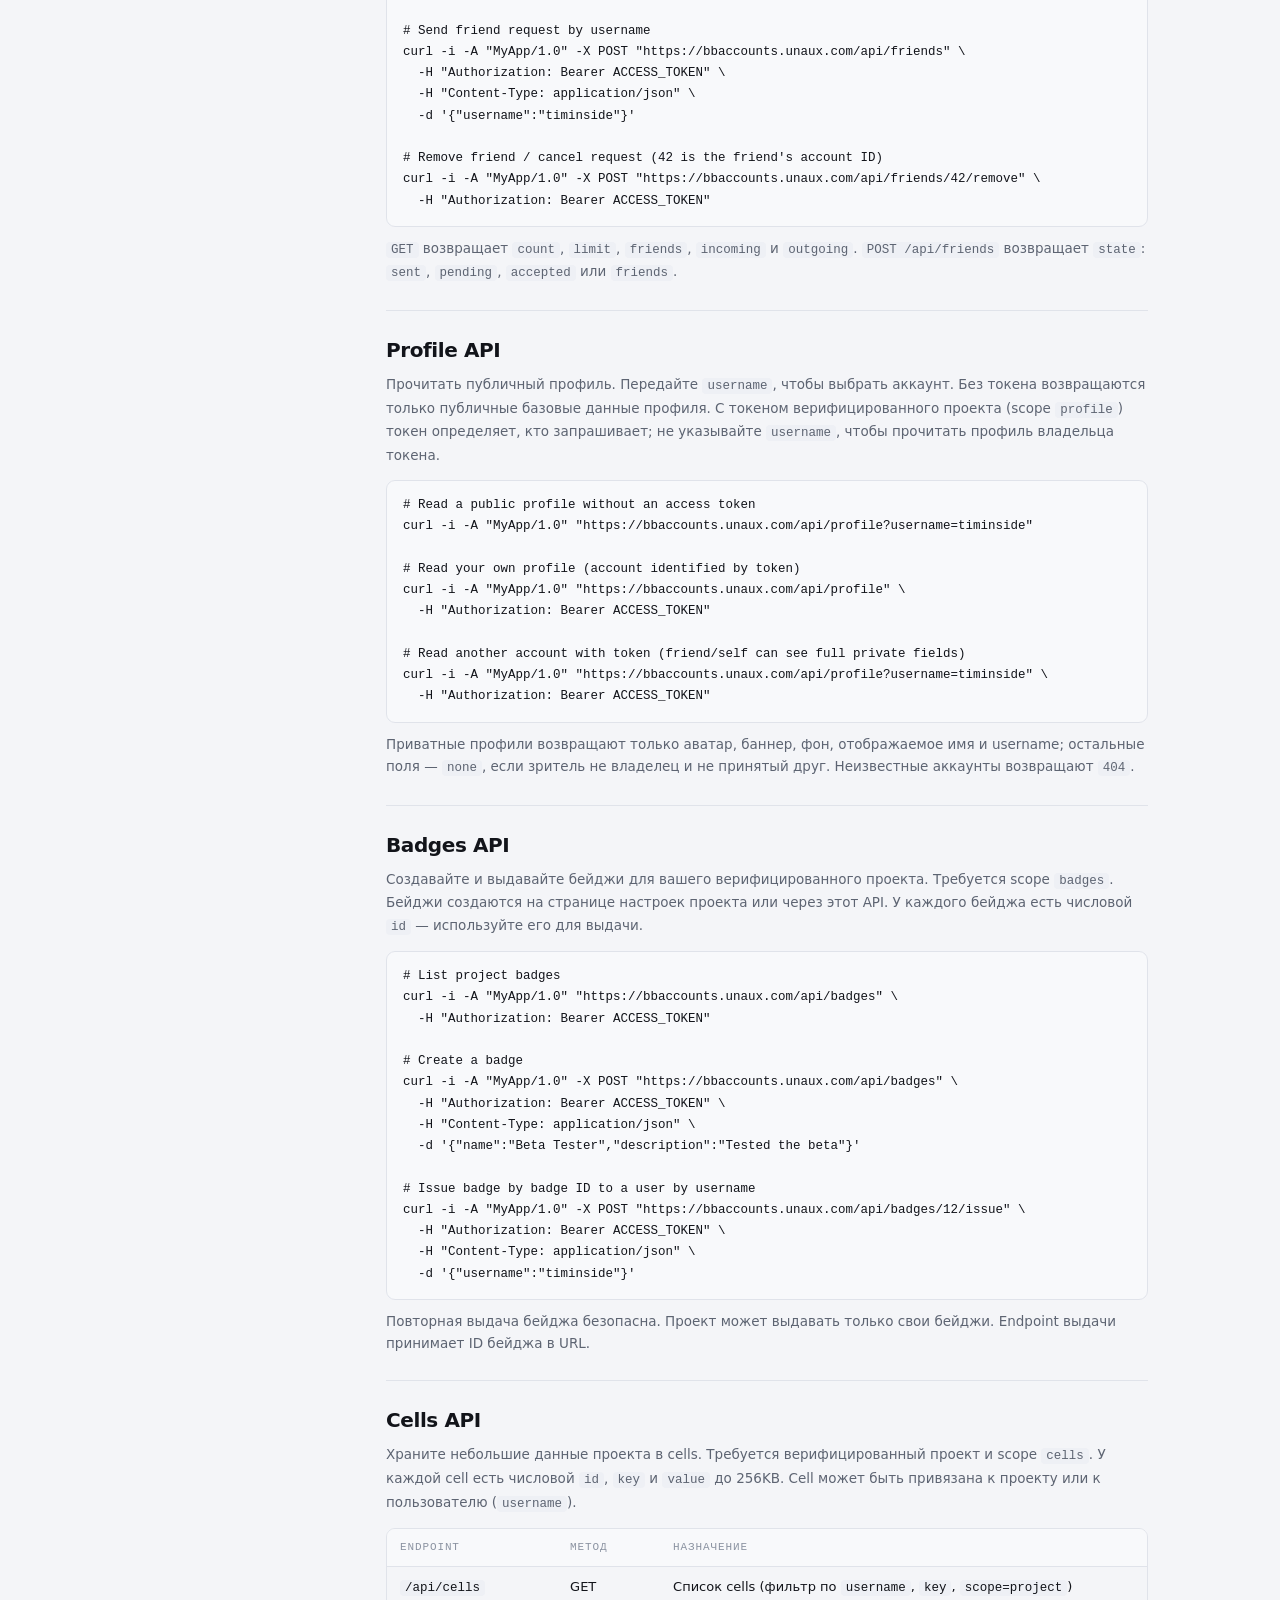
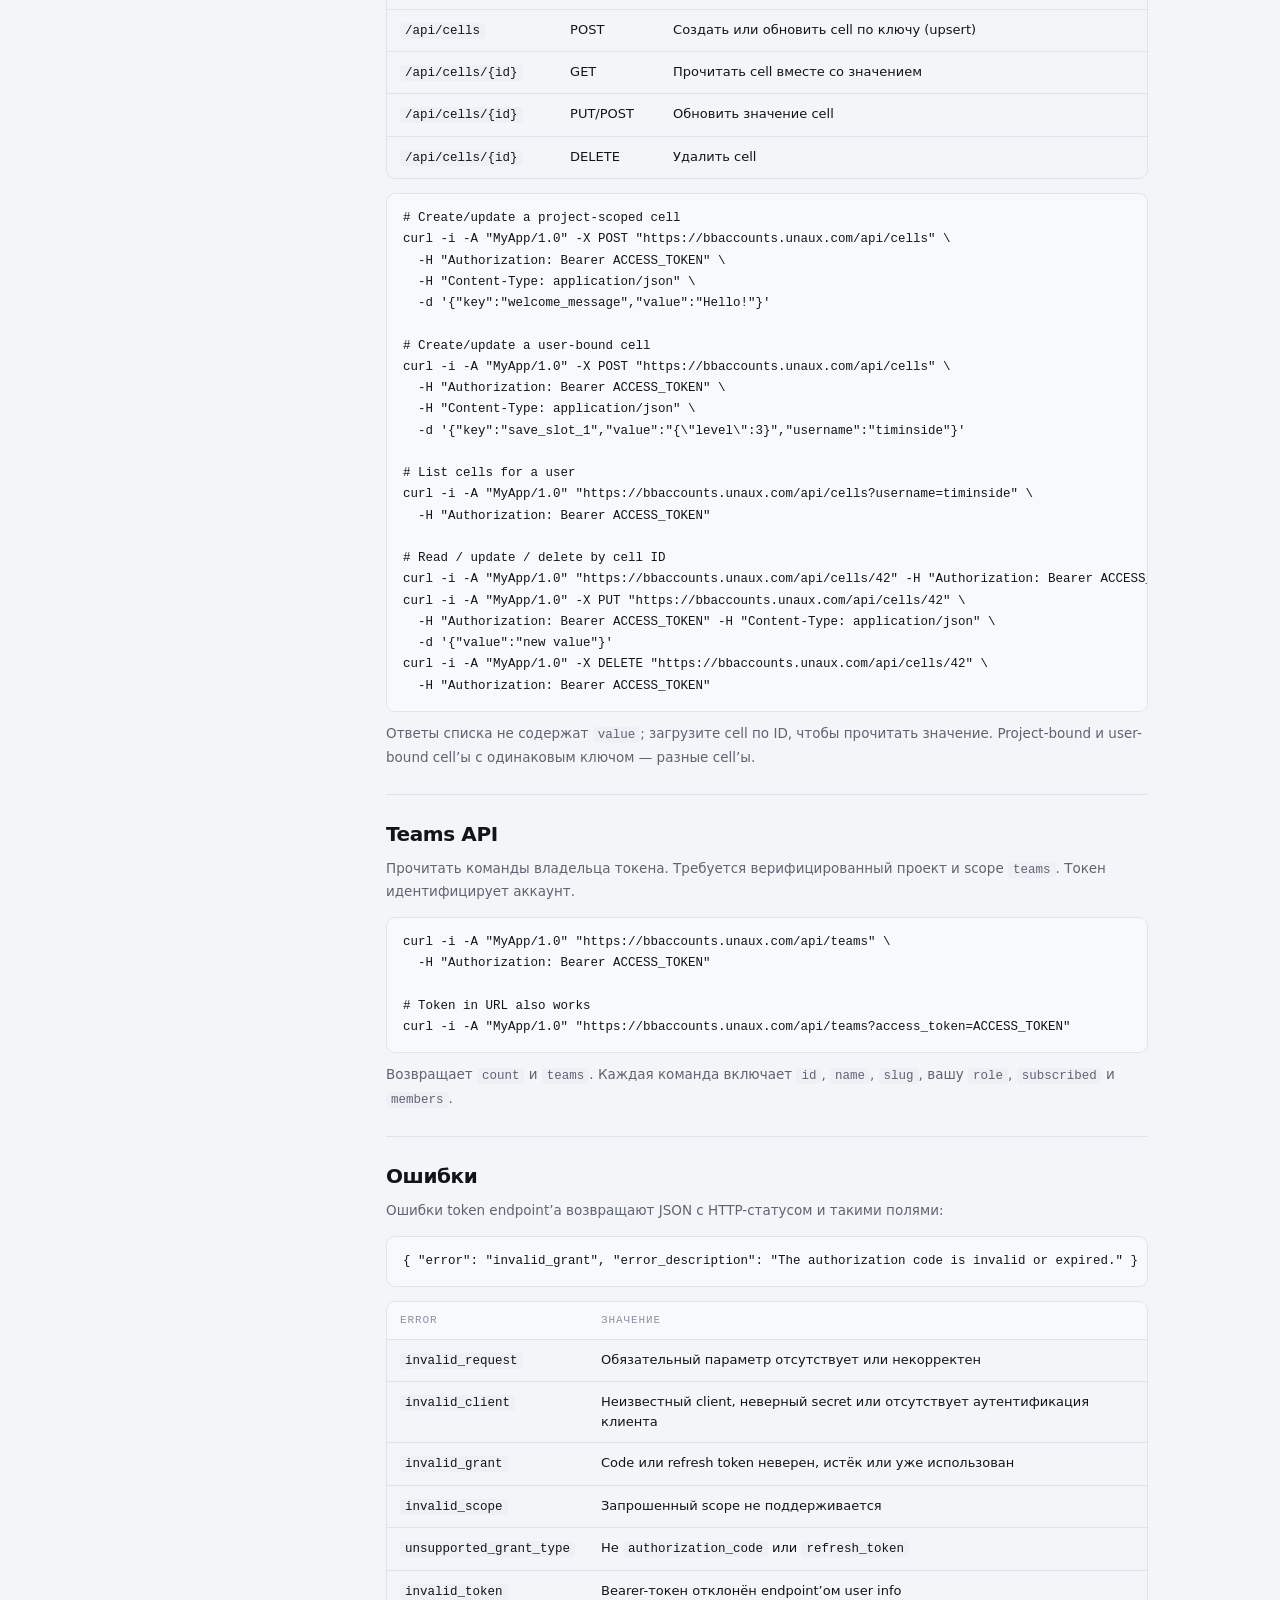
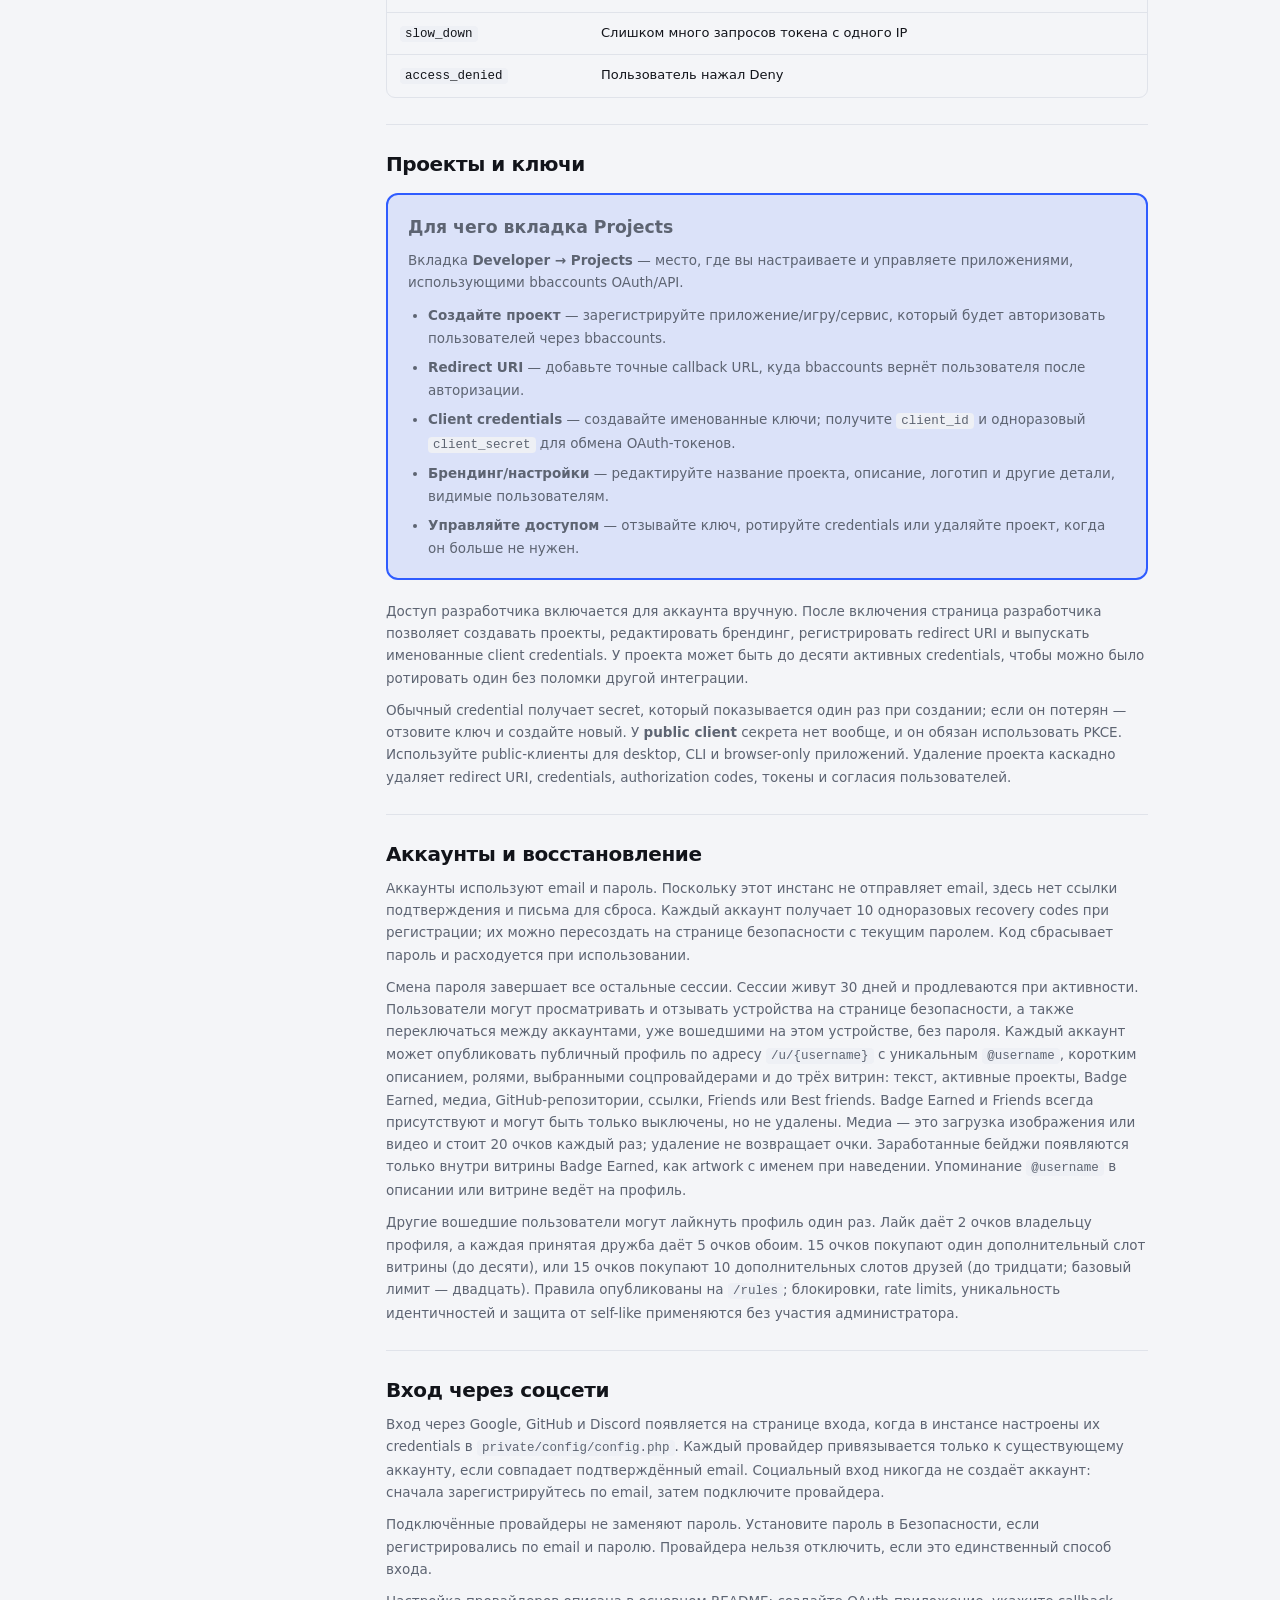
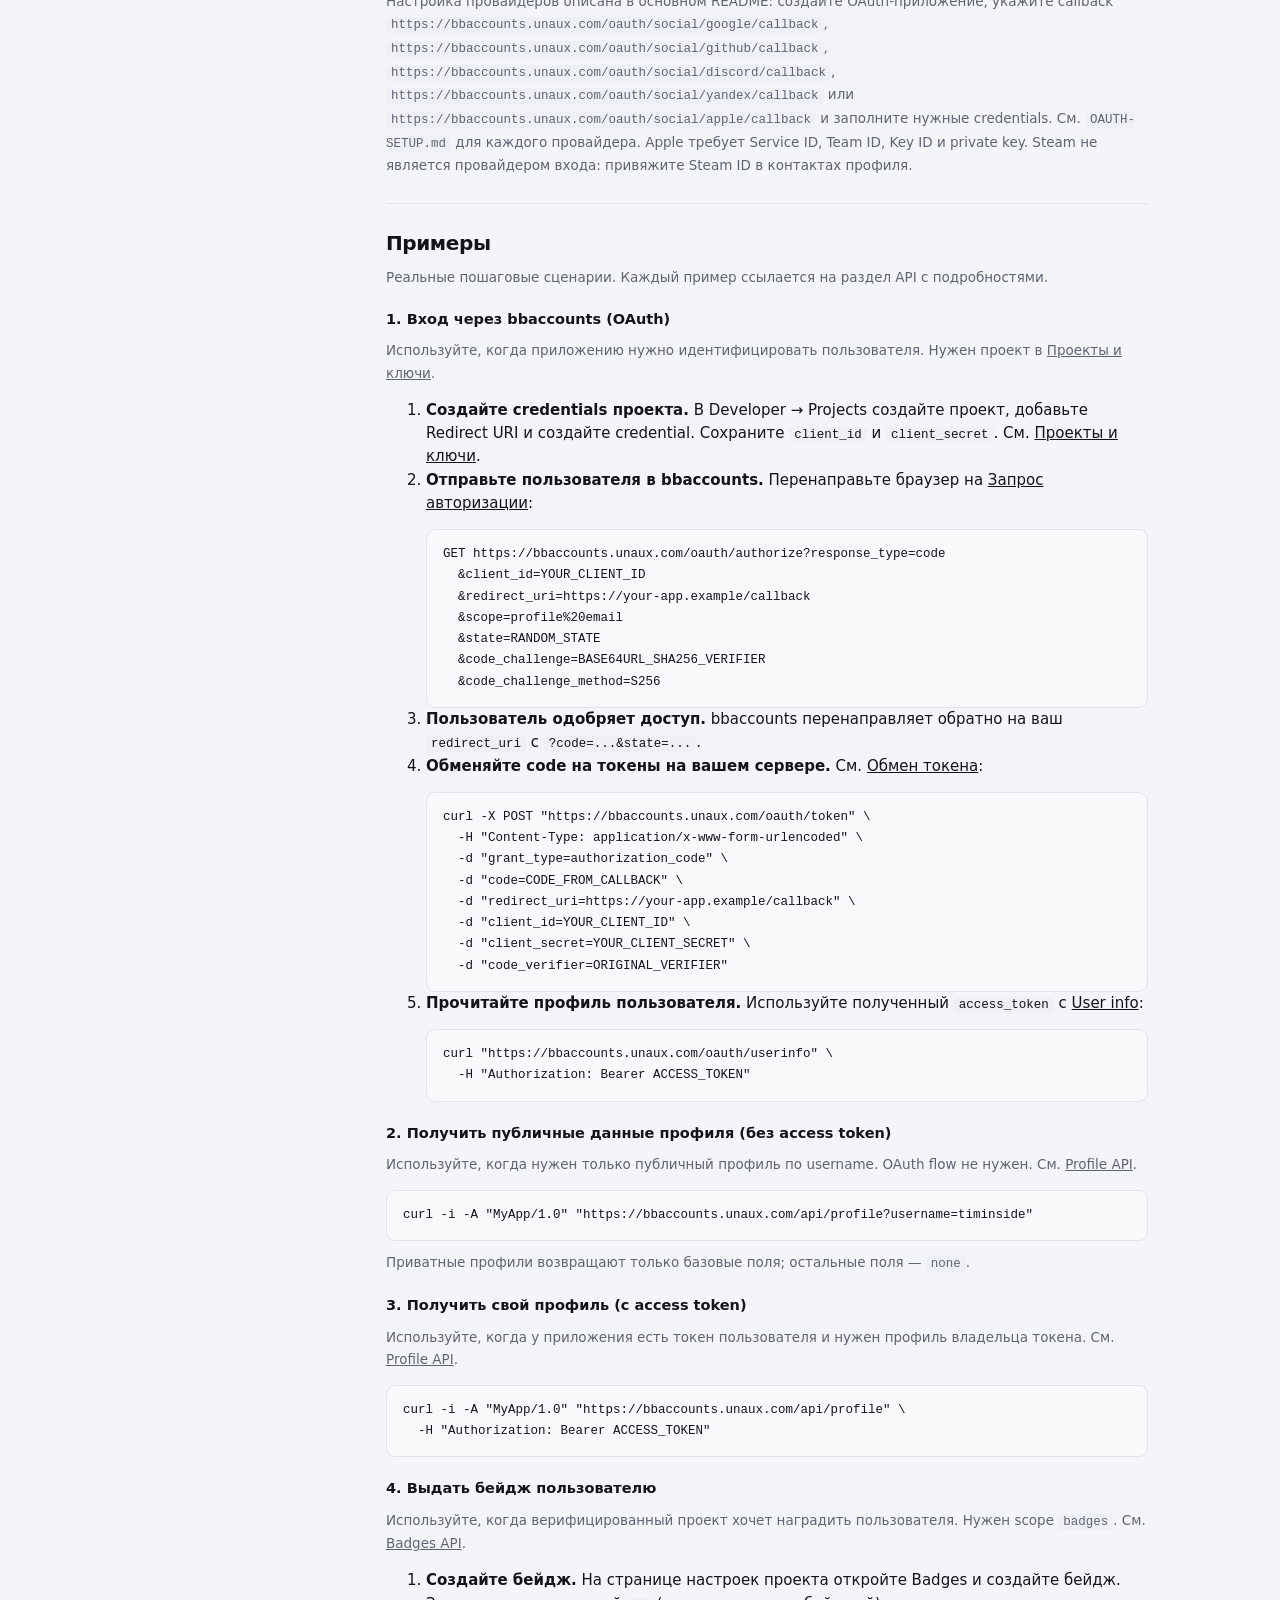
<file: docs/index.ru.html>
<!doctype html>
<html lang="ru" data-theme="auto">
<head>
    <meta charset="utf-8">
    <meta name="viewport" content="width=device-width, initial-scale=1">
    <meta name="color-scheme" content="dark light">
    <meta name="theme-color" content="#0a0c10">
    <title>Документация разработчика · bbaccounts</title>
    <script src="../assets/js/theme.js?v=2.0.17"></script>
    <link rel="stylesheet" href="../assets/css/app.css?v=2.0.17">
    <link rel="icon" href="../assets/img/icon.svg?v=2.0.17" type="image/svg+xml">
    <link rel="shortcut icon" href="../assets/img/icon.png?v=2.0.17" type="image/png">
    <link rel="apple-touch-icon" href="../assets/img/icon.png?v=2.0.17">
</head>
<body class="site-body" data-leave-warning="https://bbaccounts.unaux.com/leave" data-trusted-sites='["bbaccounts.unaux.com"]' data-app-version="2.0.17">
<header class="site-header">
    <a class="brand" href="../index.html">
        <img class="brand-mark" src="../assets/img/icon.svg?v=2.0.17" alt="" width="32" height="32">
        <span class="brand-name">bbaccounts</span>
    </a>
    <nav class="site-nav" aria-label="Site">
        <a href="index.html">Документация</a>
        <a href="https://bbaccounts.unaux.com/p">Проекты</a>
        <a href="https://bbaccounts.unaux.com/u">Пользователи</a>
        <a href="../rules.html">Правила</a>
        <a href="../privacy.html">Конфиденциальность</a>
        <a href="../terms.html">Условия</a>
                <a href="https://bbaccounts.unaux.com/login">Войти</a>
        <a class="btn btn-sm btn-primary" href="https://bbaccounts.unaux.com/register">Создать аккаунт</a>
                                <label class="lang-select-wrap" title="Language">
            <span class="sr-only">Language</span>
            <select class="lang-select" onchange="if(this.value)location.href=this.value">
                <option value="index.html"  >EN</option>
                <option value="index.ru.html"  selected>RU · Beta</option>
            </select>
        </label>
                        <button class="icon-btn" type="button" data-theme-toggle aria-label="Сменить тему" title="Сменить тему">
            <svg class="icon-sun" viewBox="0 0 24 24" fill="none" stroke="currentColor" stroke-width="1.8" stroke-linecap="round" stroke-linejoin="round" aria-hidden="true"><circle cx="12" cy="12" r="4"/><path d="M12 2v2"/><path d="M12 20v2"/><path d="m4.9 4.9 1.4 1.4"/><path d="m17.7 17.7 1.4 1.4"/><path d="M2 12h2"/><path d="M20 12h2"/><path d="m4.9 19.1 1.4-1.4"/><path d="m17.7 6.3 1.4-1.4"/></svg><svg class="icon-moon" viewBox="0 0 24 24" fill="none" stroke="currentColor" stroke-width="1.8" stroke-linecap="round" stroke-linejoin="round" aria-hidden="true"><path d="M12 3a6 6 0 0 0 9 9 9 9 0 1 1-9-9Z"/></svg>        </button>
            </nav>
</header>


<main class="site-main">
        <div class="page-head">
    <div>
        <p class="mono-label">Разработка</p>
        <h1>Документация</h1>
        <p class="page-sub">Всё, что нужно для подключения клиента к bbaccounts: процесс авторизации, эндпоинты токенов, scope и ошибки.</p>
    </div>
</div>

<div class="docs-layout">
    <nav class="docs-nav" aria-label="Documentation">
        <p class="mono-label">Гайды</p>
        <a href="docs-installation.html">Установка</a>
        <p class="mono-label">Протокол</p>
        <a href="#overview">Обзор</a>
        <a href="#flow">Процесс авторизации</a>
        <a href="#direct">Прямые запросы</a>
        <a href="#guard-api">Guard API</a>
        <a href="#authorize">Запрос авторизации</a>
        <a href="#token">Обмен токена</a>
        <a href="#userinfo">Информация о пользователе</a>
        <a href="#refresh">Обновление токена</a>
        <a href="#revoke">Отзыв токена</a>
        <a href="#native">Десктопные и нативные приложения</a>
        <p class="mono-label">Справочник</p>
        <a href="#scopes">Scope (разрешения)</a>
        <a href="#icons">Иконки профиля</a>
        <a href="#profile-api">Profile API</a>
        <a href="#points-api">Points API</a>
        <a href="#friends-api">Friends API</a>
        <a href="#badges-api">Badges API</a>
        <a href="#cells-api">Cells API</a>
        <a href="#teams-api">Teams API</a>
        <a href="#errors">Ошибки</a>
        <a href="#projects">Проекты и ключи</a>
        <a href="#accounts">Аккаунты и восстановление</a>
        <a href="#social">Вход через соцсети</a>
        <a href="#examples">Примеры</a>
        <a href="#still-not-clear">Всё ещё не понятно?</a>
    </nav>

    <div class="docs-body">
        <section id="overview">
            <h2>Обзор</h2>
            <p>bbaccounts реализует OAuth 2.0 authorization code grant с PKCE. Выдаются непрозрачные Bearer-токены, а не JWT; проверяйте их через endpoint user info. Каждый ключ привязан к одному проекту.</p>
            <p class="callout">
                <strong>Нужен ли свой authorization server?</strong> Нет. bbaccounts — это authorization server. Ваше приложение перенаправляет пользователя в bbaccounts, получает authorization code и обменивает его на токены на своём backend.            </p>
            <div class="table-wrap">
                <table>
                    <thead><tr><th>Endpoint</th><th>Метод</th><th>Назначение</th></tr></thead>
                    <tbody>
                        <tr><td><code>/oauth/authorize</code></td><td>GET</td><td>Начать авторизацию, показать вход или согласие</td></tr>
                        <tr><td><code>/oauth/authorize</code></td><td>POST</td><td>Отправить решение на экране согласия</td></tr>
                        <tr><td><code>/oauth/token</code></td><td>POST</td><td>Обменять code или refresh token</td></tr>
                        <tr><td><code>/oauth/userinfo</code></td><td>GET, POST</td><td>Прочитать авторизованный профиль</td></tr>
                        <tr><td><code>/oauth/revoke</code></td><td>POST</td><td>Отозвать access или refresh token</td></tr>
                        <tr><td><code>/api/guard</code></td><td>GET</td><td>Прочитать секрет Guard и текущий код</td></tr>
                    </tbody>
                </table>
            </div>
            <p>Все production URL используют <code>https://</code>. Базовый URL этого инстанса: <code>https://bbaccounts.unaux.com</code>.</p>
        </section>

        <section id="direct">
            <h2>Прямые запросы</h2>
            <div style="border:2px solid var(--accent,#6c8cff);background:color-mix(in srgb,var(--accent,#6c8cff) 12%,transparent);border-radius:12px;padding:18px 20px;margin:16px 0 20px;overflow-wrap:anywhere;word-break:break-word">
                <p style="margin:0 0 8px;font-weight:700;font-size:1.08rem">Client secret — это НЕ access token</p>
                <p style="margin:0 0 12px">Не передавайте <code>client_secret</code> как <code>Authorization: Bearer</code> или <code>?access_token=</code>. Client secret используется только при обмене authorization code на токены.</p>
                <p style="margin:0 0 8px;font-weight:600">Как получить access token</p>
                <ol style="margin:0;padding-left:20px;display:grid;gap:6px">
                    <li>Создайте проект в Developer, укажите Redirect URI/scopes и создайте credential. Сохраните <code>client_id</code> и <code>client_secret</code> (для confidential-клиентов).</li>
                    <li>Перенаправьте пользователя на <code>GET /oauth/authorize?response_type=code&amp;client_id=...&amp;redirect_uri=...&amp;scope=profile%20email&amp;state=...&amp;code_challenge=...&amp;code_challenge_method=S256</code>.</li>
                    <li>После редиректа обменяйте <code>code</code> на сервере: <code>POST /oauth/token</code> с <code>grant_type=authorization_code</code>, <code>code</code>, <code>redirect_uri</code>, <code>client_id</code>, <code>code_verifier</code> и <code>client_secret</code> для confidential-клиентов.</li>
                    <li>Ответ содержит <code>access_token</code> (~1 час) и <code>refresh_token</code>. Используйте токен: <code>Authorization: Bearer &lt;access_token&gt;</code> или <code>?access_token=...</code></li>
                </ol>
            </div>
            <p>Когда у вас есть access token, любой endpoint — это обычный HTTPS-запрос к домену. SDK не нужен. Токен идентифицирует аккаунт; отдельно передавать ID аккаунта для token-based endpoint’ов не нужно.</p>
            <p>Токен можно передать тремя способами (все поддерживаются):</p>
            <div class="code-block">
                <pre><code># 1) Authorization header (recommended)
curl -i "https://bbaccounts.unaux.com/oauth/userinfo" \
  -H "Authorization: Bearer ACCESS_TOKEN"

# 2) Query parameter
curl -i "https://bbaccounts.unaux.com/oauth/userinfo?access_token=ACCESS_TOKEN"

# 3) token= query parameter (alias)
curl -i "https://bbaccounts.unaux.com/api/profile?username=timinside"</code></pre>
            </div>
            <p>На shared-хостинге некоторые прокси убирают заголовок <code>Authorization</code>. Если получаете <code>invalid_token</code> при валидном токене, повторите запрос с <code>?access_token=...</code> или <code>?token=...</code>. Также отправляйте User-Agent; некоторые хосты отдают anti-bot страницу запросам без него.</p>
            <p class="field-hint" style="border-left:3px solid var(--warn,#e6a23c);padding-left:12px;margin-top:12px">
                <strong>Ограничение unaux.com / ProFreeHost:</strong> этот хостинг может показать JavaScript anti-bot проверку (<code>aes.js</code>, ставит cookie <code>__test</code>) до запуска PHP. Обычный <code>curl</code> не выполняет JavaScript, поэтому запрос может не дойти до API bbaccounts. Простой обход: используйте Python stdlib скрипт ниже (<code>examples/python/bb-unaux.py</code>, без pip) для автоматического решения challenge, или переиспользуйте browser cookie <code>__test</code> в curl. Это ограничение хостинга, не проблема токена API.            </p>
            <p><strong>Обходные пути для curl:</strong></p>
            <div class="code-block">
                <pre><code># 1) Reuse the __test cookie from your browser (works until the cookie expires/IP changes).
#    Open https://bbaccounts.unaux.com/ in a browser, pass the challenge, then copy the __test cookie
#    value from DevTools -> Application/Storage -> Cookies.
curl -i -A "Mozilla/5.0" \
  -H "Cookie: __test=PASTE_COOKIE_VALUE_HERE" \
  "https://bbaccounts.unaux.com/oauth/userinfo?access_token=ACCESS_TOKEN"

# 2) Save/reuse cookies with a cookie jar (useful after you have a valid __test cookie).
curl -i -A "Mozilla/5.0" -c bb-cookies.txt -b bb-cookies.txt \
  -H "Cookie: __test=PASTE_COOKIE_VALUE_HERE" \
  "https://bbaccounts.unaux.com/api/profile?username=timinside"

# 3) POST example with browser-like headers + __test cookie.
curl -i -A "Mozilla/5.0" \
  -H "Cookie: __test=PASTE_COOKIE_VALUE_HERE" \
  -H "Content-Type: application/json" \
  -X POST "https://bbaccounts.unaux.com/api/points?access_token=ACCESS_TOKEN" \
  -d '{"amount":10}'</code></pre>
            </div>
            <p><strong>Python (без pip, только stdlib) — решает challenge автоматически:</strong></p>
            <p>
                <a class="btn btn-secondary" href="https://timinside.github.io/bbaccounts/downloads/bb-unaux.py" download="bb-unaux.py">Скачать bb-unaux.py v1.0</a>
            </p>
            <p class="field-hint">Сохраните файл и запустите его через Python 3. Без pip-зависимостей. Также доступен как <code>examples/python/bb-unaux.py</code> в репозитории.</p>
            <div class="code-block">
                <pre><code># Linux / macOS
python3 bb-unaux.py "https://bbaccounts.unaux.com/api/profile?username=timinside"
python3 bb-unaux.py "https://bbaccounts.unaux.com/api/points?access_token=ACCESS_TOKEN" POST '{"amount":10}'

# Windows cmd
python bb-unaux.py "https://bbaccounts.unaux.com/api/profile?username=timinside"
python bb-unaux.py "https://bbaccounts.unaux.com/api/points?access_token=ACCESS_TOKEN" POST "{\"amount\":10}"</code></pre>
            </div>
            <p>Для надёжного серверного доступа отключите challenge для <code>/api/*</code> и <code>/oauth/*</code> в панели хостинга, если это возможно, или поставьте домен/прокси, который проксирует запросы напрямую в PHP. На браузерные пользовательские сценарии это не влияет.</p>
            <div class="code-block">
                <pre><code># Normal examples (work when no anti-bot challenge is in front of PHP)
curl -i -A "MyApp/1.0" "https://bbaccounts.unaux.com/oauth/userinfo?access_token=ACCESS_TOKEN"

# POST with JSON body and Authorization header
curl -i -A "MyApp/1.0" -X POST "https://bbaccounts.unaux.com/api/points" \
  -H "Authorization: Bearer ACCESS_TOKEN" \
  -H "Content-Type: application/json" \
  -d '{"amount":10}'

# POST with token in query
curl -i -A "MyApp/1.0" -X POST "https://bbaccounts.unaux.com/api/points?access_token=ACCESS_TOKEN" \
  -H "Content-Type: application/json" \
  -d '{"amount":-5}'</code></pre>
            </div>
            <p><code>/oauth/userinfo</code> использует одобренные вами scope. Endpoint’ы <code>/api/*</code> требуют соответствующий scope верифицированного проекта: <code>profile</code>, <code>points</code>, <code>friends</code>, <code>badges</code> или <code>teams</code>. Отсутствующий scope возвращает <code>insufficient_scope</code>.</p>
        </section>

        <section id="guard-api">
            <h2>Guard API</h2>
            <p>Scope <code>guard</code> позволяет верифицированному companion-приложению читать TOTP-секрет аккаунта и текущий код, чтобы показывать rotating code локально. Сначала включите Guard в <strong>Аккаунт → Безопасность</strong>.</p>
            <div class="code-block">
                <pre><code>GET https://bbaccounts.unaux.com/api/guard
Authorization: Bearer ACCESS_TOKEN</code></pre>
            </div>
            <p>Ответ содержит <code>enabled</code>, <code>secret</code>, <code>code</code>, <code>digits</code>, <code>period</code> и <code>expires_in</code>. Введите показанный код в форме входа для подтверждения; каждый код принимается один раз.</p>
            <p>На том же компьютере запуск <code>bbaccounts --service</code> позволяет странице входа запрашивать подтверждение через desktop-окно. Установите <code>guard.service_url</code> в <code>http://localhost:53683/confirm</code> в <code>config.local.php</code>; на hosted-установке оставьте пустым. Страница отправляет <code>{"email","app","ip","user_agent"}</code> и ожидает <code>{"approved":true}</code>. Отказ или недоступный сервис возвращает к полю кода.</p>
        </section>

        <section id="flow">
            <h2>Процесс авторизации</h2>
            <ol>
                <li>Ваше приложение создаёт PKCE verifier и отправляет пользователя на endpoint авторизации с S256 challenge и значением <code>state</code>.</li>
                <li>bbaccounts при необходимости выполняет вход, затем показывает экран согласия, если подходящее согласие ещё не дано.</li>
                <li>После одобрения браузер возвращается на ваш зарегистрированный redirect URI с одноразовым <code>code</code> и вашим неизменённым <code>state</code>.</li>
                <li>Ваш сервер обменивает code и verifier на access token и refresh token.</li>
                <li>Вызовите <code>/oauth/userinfo</code> с access token. Обновите токен до истечения часа.</li>
            </ol>
            <p>Authorization code живёт 10 минут и используется один раз. Access token живёт 1 час. Refresh token живёт 30 дней и ротируется при каждом использовании.</p>
        </section>

        <section id="authorize">
            <h2>Запрос авторизации</h2>
            <p>Отправьте браузер на этот endpoint как навигацию верхнего уровня:</p>
            <div class="code-block">
                <pre><code>GET https://bbaccounts.unaux.com/oauth/authorize
  ?client_id=YOUR_CLIENT_ID
  &amp;redirect_uri=https%3A%2F%2Fapp.example.com%2Fcallback
  &amp;response_type=code
  &amp;scope=profile%20email
  &amp;state=RANDOM_NONCE
  &amp;code_challenge=BASE64URL_SHA256_OF_VERIFIER
  &amp;code_challenge_method=S256</code></pre>
            </div>
            <div class="table-wrap">
                <table>
                    <thead><tr><th>Параметр</th><th>Обязательный</th><th>Примечания</th></tr></thead>
                    <tbody>
                        <tr><td><code>client_id</code></td><td>да</td><td>Client ID credential’а со страницы проекта</td></tr>
                        <tr><td><code>redirect_uri</code></td><td>да</td><td>Должен точно совпадать с зарегистрированным URI</td></tr>
                        <tr><td><code>response_type</code></td><td>да</td><td>Поддерживается только <code>code</code></td></tr>
                        <tr><td><code>scope</code></td><td>no</td><td>По умолчанию <code>profile email</code></td></tr>
                        <tr><td><code>state</code></td><td>рекомендуется</td><td>Возвращается без изменений; сравните со сохранённым значением</td></tr>
                        <tr><td><code>code_challenge</code></td><td>рекомендуется</td><td>43-128 символов после base64url-кодирования. Обязательно для public-клиентов</td></tr>
                        <tr><td><code>code_challenge_method</code></td><td>no</td><td>По умолчанию <code>S256</code>; <code>plain</code> принимается при challenge длиной 43+ символа</td></tr>
                        <tr><td><code>prompt</code></td><td>no</td><td><code>consent</code> принудительно показывает экран согласия снова</td></tr>
                    </tbody>
                </table>
            </div>
            <p>Отказ или некорректный запрос возвращают редирект с <code>error</code> и <code>error_description</code>. Если неверен сам client ID или redirect URI, bbaccounts покажет страницу ошибки вместо редиректа, потому что назначение нельзя считать доверенным.</p>
        </section>

        <section id="token">
            <h2>Обмен токена</h2>
            <p>Обменяйте code серверным запросом. Аутентифицируйтесь через HTTP Basic или передайте credentials в теле запроса.</p>
            <div class="code-block">
                <pre><code>POST https://bbaccounts.unaux.com/oauth/token
Content-Type: application/x-www-form-urlencoded

grant_type=authorization_code
&amp;code=RETURNED_CODE
&amp;redirect_uri=https%3A%2F%2Fapp.example.com%2Fcallback
&amp;client_id=YOUR_CLIENT_ID
&amp;client_secret=YOUR_CLIENT_SECRET
&amp;code_verifier=YOUR_PKCE_VERIFIER</code></pre>
            </div>
            <p>Ответ:</p>
            <div class="code-block">
                <pre><code>{
  "access_token": "…",
  "token_type": "Bearer",
  "expires_in": 3600,
  "refresh_token": "…",
  "scope": "profile email"
}</code></pre>
            </div>
            <p>Запрос должен повторять тот же <code>redirect_uri</code>, что использовался при авторизации. Если code был выдан с challenge, verifier обязателен. Public-клиент может не передавать secret только при использовании PKCE.</p>
        </section>

        <section id="userinfo">
            <h2>Информация о пользователе</h2>
            <p>
                Returns the account that owns the access token. You do not pass a username or account ID here; the token already identifies the account.
            </p>
            <div class="code-block">
                <pre><code># Recommended: Authorization header
curl -i -A "MyApp/1.0" "https://bbaccounts.unaux.com/oauth/userinfo" \
  -H "Authorization: Bearer ACCESS_TOKEN"

# Also works: token in URL
curl -i -A "MyApp/1.0" "https://bbaccounts.unaux.com/oauth/userinfo?access_token=ACCESS_TOKEN"

# Also works: POST
curl -i -A "MyApp/1.0" -X POST "https://bbaccounts.unaux.com/oauth/userinfo" \
  -H "Authorization: Bearer ACCESS_TOKEN"</code></pre>
            </div>
            <p>Поля зависят от выданных scope:</p>
            <div class="code-block">
                <pre><code>{
  "sub": "42",
  "display_name": "Example User",
  "username": "example_user",
  "description": "Builds small tools.",
  "status_text": "Building something cool.",
  "avatar_url": "https://bbaccounts.unaux.com/avatar/42.svg",
  "email": "user@example.com",
  "email_verified": false,
  "social": { "github": "octocat" },
  "updated_at": "2026-11-09T12:00:00+00:00"
}</code></pre>
            </div>
            <p><code>sub</code> — стабильный ID аккаунта. Храните его как внешний идентификатор; email может измениться. <code>email_verified</code> всегда false в этом инстансе, потому что отправка email не настроена.</p>
            <p><code>social</code> сопоставляет каждого подключённого провайдера с его username. Главный переключатель — <strong>Профиль → Приватность</strong>, а каждый провайдер включается отдельно в <a href="https://bbaccounts.unaux.com/account/connections?tab=social">Аккаунт → Подключения</a>.</p>
        </section>

        <section id="refresh">
            <h2>Обновление токена</h2>
            <div class="code-block">
                <pre><code>POST https://bbaccounts.unaux.com/oauth/token
Content-Type: application/x-www-form-urlencoded

grant_type=refresh_token
&amp;refresh_token=CURRENT_REFRESH_TOKEN
&amp;client_id=YOUR_CLIENT_ID
&amp;client_secret=YOUR_CLIENT_SECRET</code></pre>
            </div>
            <p>Ответ имеет тот же формат, что и обмен code. Оба токена заменяются: сохраните новый refresh token, потому что старый перестанет работать. Неудачный refresh означает, что пользователь должен авторизоваться снова.</p>
        </section>

        <section id="revoke">
            <h2>Отзыв токена</h2>
            <div class="code-block">
                <pre><code>POST https://bbaccounts.unaux.com/oauth/revoke
Content-Type: application/x-www-form-urlencoded

token=ACCESS_OR_REFRESH_TOKEN
&amp;client_id=YOUR_CLIENT_ID
&amp;client_secret=YOUR_CLIENT_SECRET</code></pre>
            </div>
            <p>Отзыв access token или его refresh token инвалидирует пару. Пользователи также могут отозвать весь проект на странице авторизованных приложений — это сразу удалит согласие, токены и неиспользованные коды.</p>
        </section>

        <section id="native">
            <h2>Десктопные и нативные приложения</h2>
            <p>Desktop, CLI и single-page приложения не могут хранить client secret. Создайте credential с включённым <strong>Public client</strong>, используйте PKCE с <code>S256</code> и не передавайте <code>client_secret</code> при обмене code и обновлении токенов.</p>
            <p>Открывайте страницу авторизации в системном браузере, а не во встроенном web view. Слушайте loopback-адрес и зарегистрируйте этот точный URI в проекте. Фиксированный порт упрощает точное совпадение; в примере ниже используется <code>http://localhost:53682/callback</code>.</p>
            <div class="code-block">
                <pre><code>POST https://bbaccounts.unaux.com/oauth/token
Content-Type: application/x-www-form-urlencoded

grant_type=authorization_code
&amp;code=RETURNED_CODE
&amp;redirect_uri=http%3A%2F%2Flocalhost%3A53682%2Fcallback
&amp;client_id=PUBLIC_CLIENT_ID
&amp;code_verifier=YOUR_PKCE_VERIFIER</code></pre>
            </div>
            <p>Храните access и refresh token’ы в хранилище credentials ОС: DPAPI или Credential Manager в Windows, Secret Service в Linux. Пример в <code>examples/desktop</code> — Windows-only WinForms <code>net10.0-windows</code> приложение с <code>HttpListener</code> и DPAPI. Папки <code>examples/php-web</code> и <code>examples/python</code> содержат минимальные web-примеры без зависимостей.</p>
        </section>

        <section id="scopes">
            <h2>Scope (разрешения)</h2>
            <div class="table-wrap">
                <table>
                    <thead><tr><th>Scope</th><th>Что даёт</th></tr></thead>
                    <tbody>
                        <tr><td><code>profile</code></td><td><code>display_name</code>, <code>username</code>, <code>description</code>, <code>avatar_url</code> и <code>social</code> для провайдеров, которые аккаунт разрешил показывать</td></tr>
                        <tr><td><code>email</code></td><td><code>email</code>, <code>email_verified</code></td></tr>
                        <tr><td><code>guard</code></td><td>Чтение секрета Guard и текущего 6-значного кода через Guard API (только верифицированные проекты)</td></tr>
                        <tr><td><code>points</code></td><td>Чтение и изменение баланса очков аккаунта через Points API (только верифицированные проекты)</td></tr>
                        <tr><td><code>friends</code></td><td>Чтение и управление друзьями аккаунта через Friends API (только верифицированные проекты)</td></tr>
                        <tr><td><code>badges</code></td><td>Создание custom-бейджей и выдача их аккаунтам через Badges API (только верифицированные проекты)</td></tr>
                        <tr><td><code>teams</code></td><td>Чтение членства и подписок аккаунта в командах через Teams API (только верифицированные проекты)</td></tr>
                        <tr><td><code>cells</code></td><td>Создание, чтение, обновление и удаление storage cells проекта через Cells API (только верифицированные проекты)</td></tr>
                    </tbody>
                </table>
            </div>
            <p>Запрос любого другого scope возвращает <code>invalid_scope</code>. Если <code>scope</code> не указан, запрашиваются стандартные scope; <code>guard</code> нужно запрашивать явно.</p>
        </section>

        <section id="icons">
            <h2>Иконки профиля</h2>
            <p>Маленькие иконки появляются сразу после отображаемого имени. Наведите или сфокусируйтесь, чтобы увидеть значение.</p>
            <div class="table-wrap">
                <table>
                    <thead><tr><th>Иконка</th><th>Значение</th></tr></thead>
                    <tbody>
                        <tr><td>Золотая галочка</td><td>У профиля или проекта есть золотая галочка верификации, выданная администратором.</td></tr>
                        <tr><td>Синяя галочка</td><td>Обычная галочка верификации, выданная администратором.</td></tr>
                        <tr><td>Щит (красный)</td><td>Роль администратора.</td></tr>
                        <tr><td>Скобки кода</td><td>Роль разработчика.</td></tr>
                        <tr><td>Щит (оранжевый)</td><td>Роль тестера.</td></tr>
                        <tr><td>Щит (синий)</td><td>Роль модератора.</td></tr>
                        <tr><td>Красный восклицательный знак</td><td>Аккаунт забанен до даты в подсказке.</td></tr>
                        <tr><td>Синяя снежинка</td><td>Аккаунт заморожен до даты в подсказке.</td></tr>
                        <tr><td>Оранжевый треугольник</td><td>Администратор оставил предупреждение. Полный текст отображается в блоке предупреждения в профиле и как эта иконка рядом с владельцем на странице входа проекта.</td></tr>
                    </tbody>
                </table>
            </div>
            <p>Иконки ролей владелец аккаунта может скрыть в настройках приватности. Верификация, статус и предупреждения показываются всегда.</p>
        </section>

        <section id="points-api">
            <h2>Points API</h2>
            <p>Чтение или изменение баланса очков аккаунта-владельца токена. Токен идентифицирует аккаунт; ID аккаунта передавать не нужно. Требуется верифицированный проект и scope <code>points</code>.</p>
            <div class="code-block">
                <pre><code># Read balance
curl -i -A "MyApp/1.0" "https://bbaccounts.unaux.com/api/points" \
  -H "Authorization: Bearer ACCESS_TOKEN"

# Add 10 points
curl -i -A "MyApp/1.0" -X POST "https://bbaccounts.unaux.com/api/points" \
  -H "Authorization: Bearer ACCESS_TOKEN" \
  -H "Content-Type: application/json" \
  -d '{"amount":10}'

# Spend 5 points (token in URL also works)
curl -i -A "MyApp/1.0" -X POST "https://bbaccounts.unaux.com/api/points?access_token=ACCESS_TOKEN" \
  -H "Content-Type: application/json" \
  -d '{"amount":-5}'</code></pre>
            </div>
            <p>
                Ответ: <code>{"points": 42}</code>. Amount должен быть ненулевым целым числом от −10 000 до 10 000. Баланс не опускается ниже нуля.            </p>
        </section>

        <section id="friends-api">
            <h2>Friends API</h2>
            <p>Управляйте списком друзей владельца токена. Токен идентифицирует аккаунт. Требуется верифицированный проект и scope <code>friends</code>.</p>
            <div class="code-block">
                <pre><code># List friends
curl -i -A "MyApp/1.0" "https://bbaccounts.unaux.com/api/friends" \
  -H "Authorization: Bearer ACCESS_TOKEN"

# Send friend request by username
curl -i -A "MyApp/1.0" -X POST "https://bbaccounts.unaux.com/api/friends" \
  -H "Authorization: Bearer ACCESS_TOKEN" \
  -H "Content-Type: application/json" \
  -d '{"username":"timinside"}'

# Remove friend / cancel request (42 is the friend's account ID)
curl -i -A "MyApp/1.0" -X POST "https://bbaccounts.unaux.com/api/friends/42/remove" \
  -H "Authorization: Bearer ACCESS_TOKEN"</code></pre>
            </div>
            <p><code>GET</code> возвращает <code>count</code>, <code>limit</code>, <code>friends</code>, <code>incoming</code> и <code>outgoing</code>. <code>POST /api/friends</code> возвращает <code>state</code>: <code>sent</code>, <code>pending</code>, <code>accepted</code> или <code>friends</code>.</p>
        </section>

        <section id="profile-api">
            <h2>Profile API</h2>
            <p>Прочитать публичный профиль. Передайте <code>username</code>, чтобы выбрать аккаунт. Без токена возвращаются только публичные базовые данные профиля. С токеном верифицированного проекта (scope <code>profile</code>) токен определяет, кто запрашивает; не указывайте <code>username</code>, чтобы прочитать профиль владельца токена.</p>
            <div class="code-block">
                <pre><code># Read a public profile without an access token
curl -i -A "MyApp/1.0" "https://bbaccounts.unaux.com/api/profile?username=timinside"

# Read your own profile (account identified by token)
curl -i -A "MyApp/1.0" "https://bbaccounts.unaux.com/api/profile" \
  -H "Authorization: Bearer ACCESS_TOKEN"

# Read another account with token (friend/self can see full private fields)
curl -i -A "MyApp/1.0" "https://bbaccounts.unaux.com/api/profile?username=timinside" \
  -H "Authorization: Bearer ACCESS_TOKEN"</code></pre>
            </div>
            <p>Приватные профили возвращают только аватар, баннер, фон, отображаемое имя и username; остальные поля — <code>none</code>, если зритель не владелец и не принятый друг. Неизвестные аккаунты возвращают <code>404</code>.</p>
        </section>

        <section id="badges-api">
            <h2>Badges API</h2>
            <p>Создавайте и выдавайте бейджи для вашего верифицированного проекта. Требуется scope <code>badges</code>. Бейджи создаются на странице настроек проекта или через этот API. У каждого бейджа есть числовой <code>id</code> — используйте его для выдачи.</p>
            <div class="code-block">
                <pre><code># List project badges
curl -i -A "MyApp/1.0" "https://bbaccounts.unaux.com/api/badges" \
  -H "Authorization: Bearer ACCESS_TOKEN"

# Create a badge
curl -i -A "MyApp/1.0" -X POST "https://bbaccounts.unaux.com/api/badges" \
  -H "Authorization: Bearer ACCESS_TOKEN" \
  -H "Content-Type: application/json" \
  -d '{"name":"Beta Tester","description":"Tested the beta"}'

# Issue badge by badge ID to a user by username
curl -i -A "MyApp/1.0" -X POST "https://bbaccounts.unaux.com/api/badges/12/issue" \
  -H "Authorization: Bearer ACCESS_TOKEN" \
  -H "Content-Type: application/json" \
  -d '{"username":"timinside"}'</code></pre>
            </div>
            <p>Повторная выдача бейджа безопасна. Проект может выдавать только свои бейджи. Endpoint выдачи принимает ID бейджа в URL.</p>
        </section>

        <section id="cells-api">
            <h2>Cells API</h2>
            <p>Храните небольшие данные проекта в cells. Требуется верифицированный проект и scope <code>cells</code>. У каждой cell есть числовой <code>id</code>, <code>key</code> и <code>value</code> до 256KB. Cell может быть привязана к проекту или к пользователю (<code>username</code>).</p>
            <div class="table-wrap">
                <table>
                    <thead><tr><th>Endpoint</th><th>Метод</th><th>Назначение</th></tr></thead>
                    <tbody>
                        <tr><td><code>/api/cells</code></td><td>GET</td><td>Список cells (фильтр по <code>username</code>, <code>key</code>, <code>scope=project</code>)</td></tr>
                        <tr><td><code>/api/cells</code></td><td>POST</td><td>Создать или обновить cell по ключу (upsert)</td></tr>
                        <tr><td><code>/api/cells/{id}</code></td><td>GET</td><td>Прочитать cell вместе со значением</td></tr>
                        <tr><td><code>/api/cells/{id}</code></td><td>PUT/POST</td><td>Обновить значение cell</td></tr>
                        <tr><td><code>/api/cells/{id}</code></td><td>DELETE</td><td>Удалить cell</td></tr>
                    </tbody>
                </table>
            </div>
            <div class="code-block">
                <pre><code># Create/update a project-scoped cell
curl -i -A "MyApp/1.0" -X POST "https://bbaccounts.unaux.com/api/cells" \
  -H "Authorization: Bearer ACCESS_TOKEN" \
  -H "Content-Type: application/json" \
  -d '{"key":"welcome_message","value":"Hello!"}'

# Create/update a user-bound cell
curl -i -A "MyApp/1.0" -X POST "https://bbaccounts.unaux.com/api/cells" \
  -H "Authorization: Bearer ACCESS_TOKEN" \
  -H "Content-Type: application/json" \
  -d '{"key":"save_slot_1","value":"{\"level\":3}","username":"timinside"}'

# List cells for a user
curl -i -A "MyApp/1.0" "https://bbaccounts.unaux.com/api/cells?username=timinside" \
  -H "Authorization: Bearer ACCESS_TOKEN"

# Read / update / delete by cell ID
curl -i -A "MyApp/1.0" "https://bbaccounts.unaux.com/api/cells/42" -H "Authorization: Bearer ACCESS_TOKEN"
curl -i -A "MyApp/1.0" -X PUT "https://bbaccounts.unaux.com/api/cells/42" \
  -H "Authorization: Bearer ACCESS_TOKEN" -H "Content-Type: application/json" \
  -d '{"value":"new value"}'
curl -i -A "MyApp/1.0" -X DELETE "https://bbaccounts.unaux.com/api/cells/42" \
  -H "Authorization: Bearer ACCESS_TOKEN"</code></pre>
            </div>
            <p>Ответы списка не содержат <code>value</code>; загрузите cell по ID, чтобы прочитать значение. Project-bound и user-bound cell’ы с одинаковым ключом — разные cell’ы.</p>
        </section>

        <section id="teams-api">
            <h2>Teams API</h2>
            <p>Прочитать команды владельца токена. Требуется верифицированный проект и scope <code>teams</code>. Токен идентифицирует аккаунт.</p>
            <div class="code-block">
                <pre><code>curl -i -A "MyApp/1.0" "https://bbaccounts.unaux.com/api/teams" \
  -H "Authorization: Bearer ACCESS_TOKEN"

# Token in URL also works
curl -i -A "MyApp/1.0" "https://bbaccounts.unaux.com/api/teams?access_token=ACCESS_TOKEN"</code></pre>
            </div>
            <p>Возвращает <code>count</code> и <code>teams</code>. Каждая команда включает <code>id</code>, <code>name</code>, <code>slug</code>, вашу <code>role</code>, <code>subscribed</code> и <code>members</code>.</p>
        </section>

        <section id="errors">
            <h2>Ошибки</h2>
            <p>Ошибки token endpoint’а возвращают JSON с HTTP-статусом и такими полями:</p>
            <div class="code-block">
                <pre><code>{ "error": "invalid_grant", "error_description": "The authorization code is invalid or expired." }</code></pre>
            </div>
            <div class="table-wrap">
                <table>
                    <thead><tr><th>Error</th><th>Значение</th></tr></thead>
                    <tbody>
                        <tr><td><code>invalid_request</code></td><td>Обязательный параметр отсутствует или некорректен</td></tr>
                        <tr><td><code>invalid_client</code></td><td>Неизвестный client, неверный secret или отсутствует аутентификация клиента</td></tr>
                        <tr><td><code>invalid_grant</code></td><td>Code или refresh token неверен, истёк или уже использован</td></tr>
                        <tr><td><code>invalid_scope</code></td><td>Запрошенный scope не поддерживается</td></tr>
                        <tr><td><code>unsupported_grant_type</code></td><td>Не <code>authorization_code</code> или <code>refresh_token</code></td></tr>
                        <tr><td><code>invalid_token</code></td><td>Bearer-токен отклонён endpoint’ом user info</td></tr>
                        <tr><td><code>slow_down</code></td><td>Слишком много запросов токена с одного IP</td></tr>
                        <tr><td><code>access_denied</code></td><td>Пользователь нажал Deny</td></tr>
                    </tbody>
                </table>
            </div>
        </section>

        <section id="projects">
            <h2>Проекты и ключи</h2>
            <div style="border:2px solid var(--accent,#6c8cff);background:color-mix(in srgb,var(--accent,#6c8cff) 12%,transparent);border-radius:12px;padding:18px 20px;margin:16px 0 20px;overflow-wrap:anywhere;word-break:break-word">
                <p style="margin:0 0 8px;font-weight:700;font-size:1.08rem">Для чего вкладка Projects</p>
                <p style="margin:0 0 10px">Вкладка <strong>Developer → Projects</strong> — место, где вы настраиваете и управляете приложениями, использующими bbaccounts OAuth/API.</p>
                <ul style="margin:0;padding-left:20px;display:grid;gap:6px">
                    <li><strong>Создайте проект</strong> — зарегистрируйте приложение/игру/сервис, который будет авторизовать пользователей через bbaccounts.</li>
                    <li><strong>Redirect URI</strong> — добавьте точные callback URL, куда bbaccounts вернёт пользователя после авторизации.</li>
                    <li><strong>Client credentials</strong> — создавайте именованные ключи; получите <code>client_id</code> и одноразовый <code>client_secret</code> для обмена OAuth-токенов.</li>
                    <li><strong>Брендинг/настройки</strong> — редактируйте название проекта, описание, логотип и другие детали, видимые пользователям.</li>
                    <li><strong>Управляйте доступом</strong> — отзывайте ключ, ротируйте credentials или удаляйте проект, когда он больше не нужен.</li>
                </ul>
            </div>
            <p>Доступ разработчика включается для аккаунта вручную. После включения страница разработчика позволяет создавать проекты, редактировать брендинг, регистрировать redirect URI и выпускать именованные client credentials. У проекта может быть до десяти активных credentials, чтобы можно было ротировать один без поломки другой интеграции.</p>
            <p>Обычный credential получает secret, который показывается один раз при создании; если он потерян — отзовите ключ и создайте новый. У <strong>public client</strong> секрета нет вообще, и он обязан использовать PKCE. Используйте public-клиенты для desktop, CLI и browser-only приложений. Удаление проекта каскадно удаляет redirect URI, credentials, authorization codes, токены и согласия пользователей.</p>
        </section>

        <section id="accounts">
            <h2>Аккаунты и восстановление</h2>
            <p>Аккаунты используют email и пароль. Поскольку этот инстанс не отправляет email, здесь нет ссылки подтверждения и письма для сброса. Каждый аккаунт получает 10 одноразовых recovery codes при регистрации; их можно пересоздать на странице безопасности с текущим паролем. Код сбрасывает пароль и расходуется при использовании.</p>
            <p>Смена пароля завершает все остальные сессии. Сессии живут 30 дней и продлеваются при активности. Пользователи могут просматривать и отзывать устройства на странице безопасности, а также переключаться между аккаунтами, уже вошедшими на этом устройстве, без пароля. Каждый аккаунт может опубликовать публичный профиль по адресу <code>/u/{username}</code> с уникальным <code>@username</code>, коротким описанием, ролями, выбранными соцпровайдерами и до трёх витрин: текст, активные проекты, Badge Earned, медиа, GitHub-репозитории, ссылки, Friends или Best friends. Badge Earned и Friends всегда присутствуют и могут быть только выключены, но не удалены. Медиа — это загрузка изображения или видео и стоит 20 очков каждый раз; удаление не возвращает очки. Заработанные бейджи появляются только внутри витрины Badge Earned, как artwork с именем при наведении. Упоминание <code>@username</code> в описании или витрине ведёт на профиль.</p>
            <p>Другие вошедшие пользователи могут лайкнуть профиль один раз. Лайк даёт 2 очков владельцу профиля, а каждая принятая дружба даёт 5 очков обоим. 15 очков покупают один дополнительный слот витрины (до десяти), или 15 очков покупают 10 дополнительных слотов друзей (до тридцати; базовый лимит — двадцать). Правила опубликованы на <code>/rules</code>; блокировки, rate limits, уникальность идентичностей и защита от self-like применяются без участия администратора.</p>
        </section>

        <section id="social">
            <h2>Вход через соцсети</h2>
            <p>Вход через Google, GitHub и Discord появляется на странице входа, когда в инстансе настроены их credentials в <code>private/config/config.php</code>. Каждый провайдер привязывается только к существующему аккаунту, если совпадает подтверждённый email. Социальный вход никогда не создаёт аккаунт: сначала зарегистрируйтесь по email, затем подключите провайдера.</p>
            <p>Подключённые провайдеры не заменяют пароль. Установите пароль в Безопасности, если регистрировались по email и паролю. Провайдера нельзя отключить, если это единственный способ входа.</p>
            <p>Настройка провайдеров описана в основном README: создайте OAuth-приложение, укажите callback <code>https://bbaccounts.unaux.com/oauth/social/google/callback</code>, <code>https://bbaccounts.unaux.com/oauth/social/github/callback</code>, <code>https://bbaccounts.unaux.com/oauth/social/discord/callback</code>, <code>https://bbaccounts.unaux.com/oauth/social/yandex/callback</code> или <code>https://bbaccounts.unaux.com/oauth/social/apple/callback</code> и заполните нужные credentials. См. <code>OAUTH-SETUP.md</code> для каждого провайдера. Apple требует Service ID, Team ID, Key ID и private key. Steam не является провайдером входа: привяжите Steam ID в контактах профиля.</p>
        </section>

        <section id="examples">
            <h2>Примеры</h2>
            <p>Реальные пошаговые сценарии. Каждый пример ссылается на раздел API с подробностями.</p>

            <h3>1. Вход через bbaccounts (OAuth)</h3>
            <p>Используйте, когда приложению нужно идентифицировать пользователя. Нужен проект в <a href="#projects">Проекты и ключи</a>.</p>
            <ol>
                <li><strong>Создайте credentials проекта.</strong> В Developer → Projects создайте проект, добавьте Redirect URI и создайте credential. Сохраните <code>client_id</code> и <code>client_secret</code>. См. <a href="#projects">Проекты и ключи</a>.</li>
                <li><strong>Отправьте пользователя в bbaccounts.</strong> Перенаправьте браузер на <a href="#authorize">Запрос авторизации</a>:                    <div class="code-block"><pre><code>GET https://bbaccounts.unaux.com/oauth/authorize?response_type=code
  &amp;client_id=YOUR_CLIENT_ID
  &amp;redirect_uri=https://your-app.example/callback
  &amp;scope=profile%20email
  &amp;state=RANDOM_STATE
  &amp;code_challenge=BASE64URL_SHA256_VERIFIER
  &amp;code_challenge_method=S256</code></pre></div>
                </li>
                <li><strong>Пользователь одобряет доступ.</strong> bbaccounts перенаправляет обратно на ваш <code>redirect_uri</code> с <code>?code=...&amp;state=...</code>.</li>
                <li><strong>Обменяйте code на токены на вашем сервере.</strong> См. <a href="#token">Обмен токена</a>:                    <div class="code-block"><pre><code>curl -X POST "https://bbaccounts.unaux.com/oauth/token" \
  -H "Content-Type: application/x-www-form-urlencoded" \
  -d "grant_type=authorization_code" \
  -d "code=CODE_FROM_CALLBACK" \
  -d "redirect_uri=https://your-app.example/callback" \
  -d "client_id=YOUR_CLIENT_ID" \
  -d "client_secret=YOUR_CLIENT_SECRET" \
  -d "code_verifier=ORIGINAL_VERIFIER"</code></pre></div>
                </li>
                <li><strong>Прочитайте профиль пользователя.</strong> Используйте полученный <code>access_token</code> с <a href="#userinfo">User info</a>:                    <div class="code-block"><pre><code>curl "https://bbaccounts.unaux.com/oauth/userinfo" \
  -H "Authorization: Bearer ACCESS_TOKEN"</code></pre></div>
                </li>
            </ol>

            <h3>2. Получить публичные данные профиля (без access token)</h3>
            <p>Используйте, когда нужен только публичный профиль по username. OAuth flow не нужен. См. <a href="#profile-api">Profile API</a>.</p>
            <div class="code-block"><pre><code>curl -i -A "MyApp/1.0" "https://bbaccounts.unaux.com/api/profile?username=timinside"</code></pre></div>
            <p>Приватные профили возвращают только базовые поля; остальные поля — <code>none</code>.</p>

            <h3>3. Получить свой профиль (с access token)</h3>
            <p>Используйте, когда у приложения есть токен пользователя и нужен профиль владельца токена. См. <a href="#profile-api">Profile API</a>.</p>
            <div class="code-block"><pre><code>curl -i -A "MyApp/1.0" "https://bbaccounts.unaux.com/api/profile" \
  -H "Authorization: Bearer ACCESS_TOKEN"</code></pre></div>

            <h3>4. Выдать бейдж пользователю</h3>
            <p>Используйте, когда верифицированный проект хочет наградить пользователя. Нужен scope <code>badges</code>. См. <a href="#badges-api">Badges API</a>.</p>
            <ol>
                <li><strong>Создайте бейдж.</strong> На странице настроек проекта откройте Badges и создайте бейдж. Запомните его числовой <code>ID</code> (показан в списке бейджей).</li>
                <li><strong>Выдайте по ID бейджа.</strong>                    <div class="code-block"><pre><code>curl -i -A "MyApp/1.0" -X POST "https://bbaccounts.unaux.com/api/badges/12/issue" \
  -H "Authorization: Bearer ACCESS_TOKEN" \
  -H "Content-Type: application/json" \
  -d '{"username":"timinside"}'</code></pre></div>
                </li>
                <li><strong>Проверьте результат.</strong> Ответ содержит <code>badge_id</code>, <code>username</code> и <code>slug</code>. Повторная выдача безопасна.</li>
            </ol>

            <h3>5. Сохранить данные пользователя в storage cell</h3>
            <p>Используйте, когда верифицированному проекту нужно хранить небольшие per-user или per-project данные (до 256KB на cell). Нужен scope <code>cells</code>. См. <a href="#cells-api">Cells API</a>.</p>
            <ol>
                <li><strong>Создайте или обновите cell.</strong> Отправьте <code>key</code>, <code>value</code> и необязательный <code>username</code>, чтобы привязать к пользователю:                    <div class="code-block"><pre><code>curl -i -A "MyApp/1.0" -X POST "https://bbaccounts.unaux.com/api/cells" \
  -H "Authorization: Bearer ACCESS_TOKEN" \
  -H "Content-Type: application/json" \
  -d '{"key":"save_slot_1","value":"{\"level\":3}","username":"timinside"}'</code></pre></div>
                </li>
                <li><strong>Прочитайте позже.</strong> Получите список по username/key или загрузите cell по ID:                    <div class="code-block"><pre><code>curl -i -A "MyApp/1.0" "https://bbaccounts.unaux.com/api/cells?username=timinside&amp;key=save_slot_1" \
  -H "Authorization: Bearer ACCESS_TOKEN"</code></pre></div>
                </li>
            </ol>
        </section>

        <section id="still-not-clear">
            <h2>Всё ещё не понятно?</h2>
            <p class="page-sub">Объясни как для чайника</p>
            <div class="card">
                <div class="card-body prose">
                    <p><strong>Думай о bbaccounts как о владельце кнопки «Войти».</strong></p>
                    <ol>
                        <li>Твоё приложение не хранит пароль пользователя. Когда кто-то хочет войти, твоё приложение отправляет его в bbaccounts.</li>
                        <li>Пользователь входит в bbaccounts и нажимает «Разрешить». bbaccounts возвращает пользователя в твоё приложение с временным кодом.</li>
                        <li>Твой сервер обменивает этот код на access token. Код — как одноразовый билет; access token — как временный пропуск.</li>
                        <li>Твой сервер использует access token, чтобы спросить у bbaccounts, кто этот пользователь. Потом твоё приложение создаёт свою сессию/cookie для этого пользователя.</li>
                    </ol>
                    <p>Важно: client_secret — это пароль сервера твоего приложения. access_token — временный пропуск пользователя. Никогда не путай их.</p>
                    <p>Если тебе нужна только публичная информация профиля по username, используй GET /api/profile?username=... — access token для этого не нужен.</p>
                </div>
            </div>
        </section>
    </div>
</div>
</main>

<footer class="site-footer">
    <p><strong>bbaccounts</strong> — сервис идентификации и входа для подключённых проектов.</p>
    <nav class="site-footer-nav" aria-label="Legal">
        <a href="../privacy.html">Политика конфиденциальности</a>
        <a href="../terms.html">Условия использования</a>
    </nav>
</footer>

<aside class="mobile-gate" data-mobile-gate hidden>
    <div class="mobile-gate-card">
        <img class="mobile-gate-icon" src="../assets/img/icon.svg?v=2.0.17" alt="" width="56" height="56">
        <p class="mono-label">Мобильное устройство</p>
        <h2>bbaccounts лучше работает на десктопе</h2>
        <p class="mobile-gate-text">Вы можете продолжить в браузере на мобильном, но некоторые страницы удобнее использовать на большом экране.</p>
        <div class="mobile-gate-actions">
            <button class="btn btn-primary btn-block" type="button" data-mobile-gate-continue>Продолжить всё равно</button>
        </div>
    </div>
</aside>
<script src="../assets/js/app.js?v=2.0.17"></script>
</body>
</html>
</file>
<file: assets/css/app.css>
/* bbaccounts — account infrastructure */

:root {
    --bg: #f4f5f8;
    --surface: #ffffff;
    --surface-2: #f8f9fb;
    --surface-3: #eef0f5;
    --line: #e0e3ea;
    --line-strong: #cbd0da;
    --text: #12141a;
    --muted: #5d6472;
    --faint: #8b93a1;
    --accent: #2f5cff;
    --accent-soft: rgba(47, 92, 255, .1);
    --accent-ink: #ffffff;
    --ok: #0f8a5f;
    --ok-soft: rgba(15, 138, 95, .12);
    --warn: #a96600;
    --warn-soft: rgba(169, 102, 0, .12);
    --danger: #c02b3d;
    --danger-soft: rgba(192, 43, 61, .1);
    --shadow: 0 1px 2px rgba(16, 20, 32, .05), 0 8px 24px -16px rgba(16, 20, 32, .25);
    --shadow-lift: 0 2px 4px rgba(16, 20, 32, .06), 0 20px 40px -24px rgba(16, 20, 32, .3);
    --radius: 14px;
    --radius-sm: 9px;
    --sans: system-ui, -apple-system, "Segoe UI", Roboto, "Helvetica Neue", Arial, sans-serif;
    --mono: "SFMono-Regular", ui-monospace, "Cascadia Code", "JetBrains Mono", Consolas, monospace;
    --sidebar: 250px;
    --home-scrim: rgba(244, 245, 248, .88);
}

[data-theme="dark"] {
    --bg: #0a0c11;
    --surface: #11141b;
    --surface-2: #161a23;
    --surface-3: #1d222d;
    --line: #242a36;
    --line-strong: #333b4a;
    --text: #e9ecf3;
    --muted: #98a1b2;
    --faint: #6c7686;
    --accent: #6e8cff;
    --accent-soft: rgba(110, 140, 255, .14);
    --accent-ink: #0a0c11;
    --ok: #3ecf98;
    --ok-soft: rgba(62, 207, 152, .12);
    --warn: #e0a44a;
    --warn-soft: rgba(224, 164, 74, .12);
    --danger: #ff6b7d;
    --danger-soft: rgba(255, 107, 125, .12);
    --shadow: 0 1px 2px rgba(0, 0, 0, .4), 0 12px 32px -20px rgba(0, 0, 0, .8);
    --shadow-lift: 0 2px 6px rgba(0, 0, 0, .45), 0 28px 52px -28px rgba(0, 0, 0, .9);
    --home-scrim: rgba(10, 12, 17, .88);
}

*, *::before, *::after { box-sizing: border-box; }

html { -webkit-text-size-adjust: 100%; scroll-behavior: smooth; }

body {
    margin: 0;
    background: var(--bg);
    color: var(--text);
    font-family: var(--sans);
    font-size: 15px;
    line-height: 1.55;
    -webkit-font-smoothing: antialiased;
}

h1, h2, h3, h4, p { margin: 0; }
h1 { font-size: 26px; line-height: 1.2; letter-spacing: -.02em; }
h2 { font-size: 19px; line-height: 1.3; letter-spacing: -.01em; }
h3 { font-size: 15px; line-height: 1.35; }
a { color: inherit; }
img { max-width: 100%; }
button, input, select, textarea { font: inherit; color: inherit; }
svg { width: 18px; height: 18px; flex: none; display: inline-block; vertical-align: middle; }
hr { border: 0; border-top: 1px solid var(--line); margin: 0; }

::selection { background: var(--accent); color: var(--accent-ink); }

.mono { font-family: var(--mono); font-size: .86em; letter-spacing: -.01em; }
.muted { color: var(--muted); }
.faint { color: var(--faint); }
.nowrap { white-space: nowrap; }

.mono-label {
    font-family: var(--mono);
    font-size: 11px;
    font-weight: 500;
    letter-spacing: .14em;
    text-transform: uppercase;
    color: var(--faint);
    margin: 0;
}

.brand {
    display: inline-flex;
    align-items: center;
    gap: 10px;
    text-decoration: none;
    font-weight: 650;
    letter-spacing: -.02em;
}
.brand-mark {
    display: inline-flex;
    align-items: center;
    justify-content: center;
    width: 32px;
    height: 32px;
    border-radius: 9px;
    background: var(--accent);
    color: var(--accent-ink);
    box-shadow: inset 0 0 0 1px rgba(255, 255, 255, .12);
}
.brand-mark svg { width: 18px; height: 18px; }
.brand-name { font-size: 16px; }
.brand-invert { color: #fff; }

/* ---------- buttons ---------- */

.btn {
    display: inline-flex;
    align-items: center;
    justify-content: center;
    gap: 8px;
    padding: 9px 15px;
    min-height: 38px;
    border: 1px solid transparent;
    border-radius: var(--radius-sm);
    background: var(--surface-3);
    color: var(--text);
    font-size: 14px;
    font-weight: 550;
    text-decoration: none;
    cursor: pointer;
    transition: background .15s, border-color .15s, color .15s, transform .05s;
    white-space: nowrap;
}
.btn:active { transform: translateY(1px); }
.btn:focus-visible { outline: 2px solid var(--accent); outline-offset: 2px; }
.btn svg { width: 17px; height: 17px; }
.btn:disabled { opacity: .55; cursor: not-allowed; }

.btn-primary { background: var(--accent); color: var(--accent-ink); }
.btn-primary:hover { filter: brightness(1.08); }

.btn-secondary { background: var(--surface); border-color: var(--line-strong); }
.btn-secondary:hover { background: var(--surface-2); border-color: var(--faint); }

.btn-ghost { background: transparent; color: var(--muted); border-color: transparent; }
.btn-ghost:hover { background: var(--surface-3); color: var(--text); }

.btn-danger { background: transparent; border-color: color-mix(in srgb, var(--danger) 40%, transparent); color: var(--danger); }
.btn-danger:hover { background: var(--danger-soft); }

.btn-sm { min-height: 30px; padding: 4px 10px; font-size: 13px; border-radius: 7px; }
.btn-lg { min-height: 46px; padding: 12px 20px; font-size: 15px; border-radius: 11px; }
.btn-block { width: 100%; }
.btn-row { display: flex; flex-wrap: wrap; gap: 10px; align-items: center; }

.button-row { display: flex; flex-wrap: wrap; gap: 10px; margin-top: 22px; }

.icon-btn {
    display: inline-flex;
    align-items: center;
    justify-content: center;
    width: 34px;
    height: 34px;
    padding: 0;
    border: 1px solid transparent;
    border-radius: 8px;
    background: transparent;
    color: var(--muted);
    cursor: pointer;
    transition: background .15s, color .15s;
}
.icon-btn:hover { background: var(--surface-3); color: var(--text); }
.icon-btn:focus-visible { outline: 2px solid var(--accent); outline-offset: 1px; }

[data-theme="light"] .icon-moon,
[data-theme="dark"] .icon-sun { display: none; }
[data-theme="light"] .icon-sun,
[data-theme="dark"] .icon-moon { display: inline-block; }

.only-mobile { display: none; }

.text-link { color: var(--accent); text-decoration: none; font-weight: 550; }
.text-link:hover { text-decoration: underline; }

/* ---------- forms ---------- */

.form { display: flex; flex-direction: column; gap: 18px; }
.field { display: flex; flex-direction: column; gap: 6px; }
.field[hidden] { display: none; }
.field label { font-size: 13px; font-weight: 600; letter-spacing: .01em; }
.label-row { display: flex; align-items: baseline; justify-content: space-between; gap: 12px; }
.label-row .text-link { font-size: 12.5px; font-weight: 500; }

input[type="text"], input[type="email"], input[type="password"], input[type="url"],
input[type="search"], textarea, select {
    width: 100%;
    padding: 10px 12px;
    min-height: 42px;
    background: var(--surface);
    border: 1px solid var(--line-strong);
    border-radius: var(--radius-sm);
    color: var(--text);
    font-size: 14.5px;
    transition: border-color .15s, box-shadow .15s;
    appearance: none;
}
textarea { min-height: 92px; resize: vertical; line-height: 1.5; }
input:focus, textarea:focus, select:focus {
    outline: none;
    border-color: var(--accent);
    box-shadow: 0 0 0 3px var(--accent-soft);
}
input::placeholder, textarea::placeholder { color: var(--faint); }
input[disabled] { background: var(--surface-3); color: var(--muted); }

.input-wrap { position: relative; }
.input-wrap input { padding-right: 44px; }
.input-wrap:has(.input-action + .input-action) input { padding-right: 76px; }
.input-action {
    position: absolute;
    top: 50%;
    right: 5px;
    transform: translateY(-50%);
    display: inline-flex;
    align-items: center;
    justify-content: center;
    width: 32px;
    height: 32px;
    border: 0;
    border-radius: 7px;
    background: transparent;
    color: var(--muted);
    cursor: pointer;
}
.input-action:not(:last-child) { right: 41px; }
.input-action:hover { background: var(--surface-3); color: var(--text); }

.field-hint { font-size: 12.5px; color: var(--faint); }
.field-error { font-size: 12.5px; color: var(--danger); font-weight: 500; }
.field-grid { display: grid; grid-template-columns: 1fr 1fr; gap: 18px; }

.check-row {
    display: flex;
    gap: 10px;
    align-items: flex-start;
    font-size: 13px;
    color: var(--muted);
    line-height: 1.5;
    cursor: pointer;
}
.check-row input { width: 16px; height: 16px; min-height: 0; margin: 2px 0 0; accent-color: var(--accent); flex: none; }

.color-row { display: flex; align-items: center; gap: 12px; }
input[type="color"] {
    width: 46px;
    height: 42px;
    padding: 4px;
    border: 1px solid var(--line-strong);
    border-radius: var(--radius-sm);
    background: var(--surface);
    cursor: pointer;
}

/* ---------- alerts and notes ---------- */

.alert {
    display: flex;
    align-items: flex-start;
    gap: 10px;
    padding: 11px 14px;
    margin-bottom: 18px;
    border: 1px solid var(--line);
    border-radius: var(--radius-sm);
    font-size: 13.5px;
    background: var(--surface-2);
}
.alert-icon { display: inline-flex; margin-top: 1px; }
.alert-icon svg { width: 16px; height: 16px; }
.alert-close {
    margin-left: auto;
    border: 0;
    background: transparent;
    color: var(--faint);
    cursor: pointer;
    padding: 0 2px;
    display: inline-flex;
}
.alert-close svg { width: 15px; height: 15px; }
.alert-success { border-color: color-mix(in srgb, var(--ok) 35%, var(--line)); background: var(--ok-soft); color: var(--ok); }
.alert-error { border-color: color-mix(in srgb, var(--danger) 35%, var(--line)); background: var(--danger-soft); color: var(--danger); }

.form-alert {
    display: flex;
    gap: 9px;
    align-items: flex-start;
    padding: 10px 13px;
    margin-bottom: 18px;
    border: 1px solid color-mix(in srgb, var(--danger) 35%, var(--line));
    background: var(--danger-soft);
    color: var(--danger);
    border-radius: var(--radius-sm);
    font-size: 13.5px;
}
.form-alert svg { width: 16px; height: 16px; margin-top: 1px; }

.note {
    display: flex;
    gap: 10px;
    align-items: flex-start;
    padding: 12px 14px;
    border-radius: var(--radius-sm);
    background: var(--surface-2);
    border: 1px solid var(--line);
    font-size: 13px;
    color: var(--muted);
    line-height: 1.5;
}
.note svg { width: 16px; height: 16px; margin-top: 2px; flex: none; }
.note-muted { margin-top: 16px; }
.note-warn { color: var(--warn); background: var(--warn-soft); border-color: color-mix(in srgb, var(--warn) 35%, var(--line)); margin-top: 20px; }

/* ---------- app shell ---------- */

.panel-body { background: var(--bg); }

.app-shell { display: flex; min-height: 100vh; }

.sidebar {
    position: fixed;
    inset: 0 auto 0 0;
    width: var(--sidebar);
    display: flex;
    flex-direction: column;
    gap: 18px;
    padding: 20px 16px;
    background: var(--surface);
    border-right: 1px solid var(--line);
    z-index: 40;
    overflow-y: auto;
}
.sidebar .brand { padding: 2px 8px 4px; }

.sidebar-nav { display: flex; flex-direction: column; gap: 2px; flex: 1; }
.nav-label { margin: 18px 10px 6px; font-family: var(--mono); font-size: 10.5px; letter-spacing: .15em; text-transform: uppercase; color: var(--faint); }
.nav-label:first-child { margin-top: 4px; }

.nav-link {
    display: flex;
    align-items: center;
    gap: 10px;
    padding: 8px 10px;
    border-radius: 8px;
    color: var(--muted);
    text-decoration: none;
    font-size: 14px;
    font-weight: 500;
    position: relative;
}
.nav-link svg { width: 17px; height: 17px; opacity: .8; }
.nav-link:hover { background: var(--surface-2); color: var(--text); }
.nav-link.is-active { background: var(--accent-soft); color: var(--accent); }
.nav-link.is-active::before {
    content: "";
    position: absolute;
    left: -16px;
    top: 8px;
    bottom: 8px;
    width: 3px;
    border-radius: 0 3px 3px 0;
    background: var(--accent);
}

.sidebar-foot { border-top: 1px solid var(--line); padding-top: 14px; display: flex; flex-direction: column; gap: 10px; }
.account-chip { display: flex; align-items: center; gap: 10px; padding: 0 4px; min-width: 0; }
.account-chip-text { display: flex; flex-direction: column; min-width: 0; line-height: 1.3; }
.account-chip-text strong { font-size: 13px; font-weight: 600; white-space: nowrap; overflow: hidden; text-overflow: ellipsis; }
.account-chip-text span { font-size: 11.5px; color: var(--faint); white-space: nowrap; overflow: hidden; text-overflow: ellipsis; }

.avatar { flex: none; border-radius: 50%; object-fit: cover; background: var(--surface-3); }
/* Preset emoji fill the square image; inset them so a circle never crops the artwork. */
img.avatar[src*="img/avatars/"] { object-fit: contain; padding: 12%; }
.avatar-sm { width: 32px; height: 32px; }
.avatar-md { width: 44px; height: 44px; }
.avatar-lg { width: 72px; height: 72px; }

.app-main { flex: 1; margin-left: var(--sidebar); display: flex; flex-direction: column; min-width: 0; }

.topbar {
    position: sticky;
    top: 0;
    z-index: 30;
    display: flex;
    align-items: center;
    gap: 14px;
    padding: 12px 30px;
    background: color-mix(in srgb, var(--bg) 86%, transparent);
    backdrop-filter: blur(12px);
    border-bottom: 1px solid var(--line);
}
.topbar-title { display: flex; align-items: baseline; gap: 10px; min-width: 0; }
.topbar-kicker { font-family: var(--mono); font-size: 10.5px; letter-spacing: .14em; text-transform: uppercase; color: var(--faint); }
.topbar-title strong { font-size: 14.5px; font-weight: 600; }
.topbar-actions { margin-left: auto; display: flex; align-items: center; gap: 6px; }
.topbar-link { display: inline-flex; align-items: center; gap: 7px; padding: 6px 10px; border-radius: 8px; color: var(--muted); text-decoration: none; font-size: 13px; }
.topbar-link:hover { background: var(--surface-3); color: var(--text); }

.content { width: 100%; max-width: 1080px; margin: 0 auto; padding: 56px 30px 30px; flex: 1; }

.app-foot {
    display: flex;
    justify-content: space-between;
    gap: 16px;
    padding: 18px 30px;
    max-width: 1080px;
    width: 100%;
    margin: 0 auto;
    border-top: 1px solid var(--line);
    color: var(--faint);
    font-size: 12px;
}
.app-foot a { color: var(--faint); text-decoration: none; }
.app-foot a:hover { color: var(--text); }

.sidebar-scrim {
    position: fixed;
    inset: 0;
    background: rgba(6, 8, 12, .5);
    z-index: 35;
    border: 0;
}

/* ---------- page pieces ---------- */

.page-head {
    display: flex;
    align-items: flex-end;
    justify-content: space-between;
    gap: 20px;
    flex-wrap: wrap;
    margin-bottom: 24px;
}
.page-head h1 { font-size: 24px; }
.page-head .page-sub { color: var(--muted); font-size: 14px; margin-top: 5px; max-width: 60ch; }
.page-head-actions { display: flex; gap: 10px; align-items: center; }

.section { margin-top: 28px; }
.section-head { display: flex; align-items: baseline; justify-content: space-between; gap: 16px; margin-bottom: 12px; }
.section-head h2 { font-size: 16px; font-weight: 650; }
.section-head .mono-label { margin: 0; }

.card {
    background: var(--surface);
    border: 1px solid var(--line);
    border-radius: var(--radius);
    box-shadow: var(--shadow);
}
.card[data-card-opacity] {
    background: color-mix(in srgb, var(--surface) var(--card-alpha, 100%), transparent);
}
.card[data-card-opacity]:not([data-card-blur="0"]) {
    backdrop-filter: blur(8px);
    -webkit-backdrop-filter: blur(8px);
}
[data-theme="light"] .card[data-card-opacity] {
    background: color-mix(in srgb, var(--surface) calc(var(--card-alpha, 100%) + 8%), transparent);
    box-shadow: 0 1px 3px rgba(15, 23, 42, .08), 0 12px 28px rgba(15, 23, 42, .08);
}
[data-theme="light"] .card[data-card-opacity]:not([data-card-blur="0"]) {
    backdrop-filter: none;
    -webkit-backdrop-filter: none;
}
.site-header[data-card-opacity] {
    background: color-mix(in srgb, var(--bg) var(--card-alpha, 100%), transparent);
}
.site-header[data-card-opacity]:not([data-card-blur="0"]) {
    backdrop-filter: blur(8px);
    -webkit-backdrop-filter: blur(8px);
}
.site-header[data-card-opacity][data-card-blur="0"] {
    backdrop-filter: none;
    -webkit-backdrop-filter: none;
}
[data-theme="light"] .site-header[data-card-opacity] {
    background: color-mix(in srgb, var(--bg) calc(var(--card-alpha, 100%) + 8%), transparent);
}
[data-theme="light"] .site-header[data-card-opacity]:not([data-card-blur="0"]) {
    backdrop-filter: none;
    -webkit-backdrop-filter: none;
}
.card + .card,
.grid-2 + .card,
.stack + .card { margin-top: 20px; }
.card-head {
    display: flex;
    align-items: flex-start;
    justify-content: space-between;
    gap: 16px;
    padding: 18px 22px;
    border-bottom: 1px solid var(--line);
}
.card-head h2 { font-size: 15.5px; font-weight: 650; }
.card-head p { color: var(--muted); font-size: 13px; margin-top: 3px; }
.card-body { padding: 22px; }
.card-body.tight { padding: 0; }
.card-foot { padding: 14px 22px; border-top: 1px solid var(--line); background: var(--surface-2); border-radius: 0 0 var(--radius) var(--radius); }

.grid-2 { display: grid; grid-template-columns: repeat(2, minmax(0, 1fr)); gap: 20px; }
.stack { display: flex; flex-direction: column; gap: 20px; }
.stack-sm { display: flex; flex-direction: column; gap: 12px; }

.stat-grid { display: grid; grid-template-columns: repeat(4, minmax(0, 1fr)); gap: 14px; margin-bottom: 24px; }
.stat {
    background: var(--surface);
    border: 1px solid var(--line);
    border-radius: var(--radius);
    padding: 16px 18px;
    text-decoration: none;
    display: flex;
    flex-direction: column;
    gap: 6px;
    transition: border-color .15s, box-shadow .15s;
}
a.stat:hover { border-color: var(--line-strong); box-shadow: var(--shadow); }
.stat-top { display: flex; align-items: center; justify-content: space-between; gap: 10px; }
.stat-icon { color: var(--faint); display: inline-flex; }
.stat-value { font-size: 26px; font-weight: 650; letter-spacing: -.03em; line-height: 1.05; font-family: var(--mono); }
.stat-label { font-size: 12px; color: var(--muted); }
.stat-warn .stat-value { color: var(--warn); }

.list { display: flex; flex-direction: column; }
.list-row {
    display: flex;
    align-items: center;
    gap: 14px;
    padding: 14px 22px;
    border-top: 1px solid var(--line);
}
.list-row:first-child { border-top: 0; }
.list-main { min-width: 0; flex: 1; display: flex; flex-direction: column; gap: 2px; }
.list-title { font-size: 14px; font-weight: 550; display: flex; align-items: center; gap: 8px; flex-wrap: wrap; }
.list-sub { font-size: 12.5px; color: var(--faint); word-break: break-word; }
.list-actions { margin-left: auto; display: flex; align-items: center; gap: 8px; flex: none; }
.list-icon {
    width: 38px;
    height: 38px;
    border-radius: 10px;
    display: inline-flex;
    align-items: center;
    justify-content: center;
    background: var(--surface-3);
    color: var(--muted);
    flex: none;
}
.list-icon svg { width: 17px; height: 17px; }

.empty { padding: 40px 24px; text-align: center; display: flex; flex-direction: column; align-items: center; gap: 8px; }
.empty-icon { width: 44px; height: 44px; border-radius: 12px; display: inline-flex; align-items: center; justify-content: center; background: var(--surface-3); color: var(--faint); margin-bottom: 4px; }
.empty h3 { font-size: 14.5px; }
.empty p { color: var(--muted); font-size: 13px; max-width: 42ch; }
.empty .btn { margin-top: 10px; }

.badge {
    display: inline-flex;
    align-items: center;
    gap: 5px;
    padding: 2px 8px;
    border-radius: 999px;
    border: 0;
    background: var(--surface-3);
    color: var(--muted);
    font-family: var(--mono);
    font-size: 10.5px;
    letter-spacing: .04em;
    text-transform: uppercase;
    line-height: 1.6;
    white-space: nowrap;
}
button.badge { cursor: pointer; font: inherit; font-family: var(--mono); font-size: 10.5px; letter-spacing: .04em; text-transform: uppercase; line-height: 1.6; }
button.badge:hover { filter: brightness(1.08); }
.profile-like-count { border: 0; }
.profile-like-count svg { width: 11px; height: 11px; }
.badge-ok { background: var(--ok-soft); color: var(--ok); }
.badge-warn { background: var(--warn-soft); color: var(--warn); }
.badge-danger { background: var(--danger-soft); color: var(--danger); }
.badge-accent { background: var(--accent-soft); color: var(--accent); }

.chip {
    display: inline-flex;
    align-items: center;
    padding: 2px 9px;
    margin: 2px 4px 2px 0;
    border: 1px solid var(--line);
    border-radius: 999px;
    background: var(--surface-2);
    font-family: var(--mono);
    font-size: 12px;
    color: var(--muted);
}

.meta-grid { display: grid; grid-template-columns: repeat(auto-fit, minmax(150px, 1fr)); gap: 16px; }
.meta-grid > div { display: flex; flex-direction: column; gap: 3px; }
.meta-grid .mono-label { font-size: 10px; }
.meta-grid .meta-value { font-size: 13px; word-break: break-word; }

.code-block {
    position: relative;
    background: var(--surface-2);
    border: 1px solid var(--line);
    border-radius: var(--radius-sm);
    padding: 14px 16px;
    overflow-x: auto;
}
.code-block pre { margin: 0; font-family: var(--mono); font-size: 12.5px; line-height: 1.7; color: var(--text); white-space: pre; }
.code-block .code-copy { position: absolute; top: 7px; right: 7px; }
.code-inline {
    display: inline-block;
    padding: 3px 8px;
    border-radius: 6px;
    background: var(--surface-3);
    font-family: var(--mono);
    font-size: 12px;
    word-break: break-all;
}

.copy-wrap { display: flex; align-items: center; gap: 8px; }
.copy-value {
    flex: 1;
    min-width: 0;
    padding: 9px 12px;
    border: 1px dashed var(--line-strong);
    border-radius: var(--radius-sm);
    background: var(--surface-2);
    font-family: var(--mono);
    font-size: 12.5px;
    overflow-x: auto;
    white-space: nowrap;
}

.secret-panel {
    border: 1px solid color-mix(in srgb, var(--warn) 40%, var(--line));
    background: var(--warn-soft);
    border-radius: var(--radius);
    padding: 20px 22px;
    margin-bottom: 24px;
}
.secret-panel h2 { color: var(--warn); font-size: 15px; display: flex; align-items: center; gap: 8px; }
.secret-panel p { color: var(--muted); font-size: 13px; margin-top: 4px; }
.secret-panel .secret-rows { display: flex; flex-direction: column; gap: 10px; margin-top: 14px; }
.secret-panel .secret-key { font-family: var(--mono); font-size: 10.5px; letter-spacing: .12em; text-transform: uppercase; color: var(--warn); }

.inline-form { display: inline-flex; }
.inline-form-row { display: flex; gap: 8px; align-items: flex-start; }
.inline-form-row input { flex: 1; }

.session-rename { margin-top: 2px; }
.session-rename summary { width: fit-content; cursor: pointer; font-size: 12.5px; color: var(--accent); font-weight: 550; }
.session-rename summary:hover { text-decoration: underline; }
.session-rename form { margin-top: 8px; }
.session-rename input { min-height: 34px; font-size: 13.5px; }
.session-accounts { display: block; margin-top: 6px; }
.session-account { display: inline-flex; align-items: center; gap: 4px; margin: 3px 5px 0 0; padding: 2px 7px; border: 1px solid var(--line); border-radius: 999px; background: var(--surface-2); color: var(--text); font-size: 12px; }
.session-account svg { width: 12px; height: 12px; }

.danger-zone { border-color: color-mix(in srgb, var(--danger) 30%, var(--line)); }
.danger-zone .card-head { border-color: color-mix(in srgb, var(--danger) 25%, var(--line)); }
.danger-zone .card-head h2 { color: var(--danger); }

.avatar-picker { display: flex; flex-wrap: wrap; gap: 10px; }
.avatar-option { position: relative; cursor: pointer; }
.avatar-option input { position: absolute; opacity: 0; inset: 0; width: 100%; height: 100%; cursor: pointer; margin: 0; }
.avatar-option .avatar, .avatar-option .avatar-initials {
    display: flex;
    align-items: center;
    justify-content: center;
    width: 46px;
    height: 46px;
    border-radius: 50%;
    border: 2px solid transparent;
    box-shadow: 0 0 0 1px var(--line);
    object-fit: cover;
    transition: box-shadow .15s;
}
.avatar-option .avatar-initials { background: linear-gradient(135deg, #4f46e5, #7c3aed); color: #fff; font-size: 15px; font-weight: 650; }
.avatar-option input:checked + * { border-color: var(--accent); box-shadow: 0 0 0 3px var(--accent-soft); }
.avatar-option input:focus-visible + * { outline: 2px solid var(--accent); outline-offset: 2px; }

.profile-head { display: flex; align-items: center; gap: 16px; }
.profile-head .profile-name { display: flex; align-items: center; flex-wrap: wrap; gap: 6px; font-size: 19px; font-weight: 650; letter-spacing: -.01em; }
.profile-head .profile-mail { color: var(--muted); font-size: 13.5px; }

.code-grid { display: grid; grid-template-columns: repeat(2, minmax(0, 1fr)); gap: 10px; }
.recovery-code {
    display: flex;
    align-items: center;
    justify-content: space-between;
    gap: 10px;
    padding: 11px 14px;
    border: 1px solid var(--line);
    border-radius: var(--radius-sm);
    background: var(--surface-2);
    font-family: var(--mono);
    font-size: 13px;
    letter-spacing: .04em;
}
.recovery-code .code-index { color: var(--faint); font-size: 11px; }

.project-emblem {
    display: inline-flex;
    align-items: center;
    justify-content: center;
    width: 52px;
    height: 52px;
    border-radius: 14px;
    background: var(--accent);
    color: #fff;
    font-size: 22px;
    font-weight: 650;
    margin-bottom: 16px;
}

.status-dot { width: 7px; height: 7px; border-radius: 50%; display: inline-block; background: var(--faint); }
.status-ok { background: var(--ok); }
.status-warn { background: var(--warn); }
.status-sep { color: var(--faint); }

/* ---------- auth shell ---------- */

.auth-body { background: var(--bg); }
.auth-shell { display: grid; grid-template-columns: minmax(0, 44%) minmax(0, 1fr); min-height: 100vh; }

.auth-aside {
    position: relative;
    overflow: hidden;
    display: flex;
    flex-direction: column;
    justify-content: space-between;
    gap: 40px;
    padding: 30px 36px;
    background:
        radial-gradient(120% 90% at 100% 0%, color-mix(in srgb, var(--accent) 38%, #070a12) 0%, transparent 60%),
        linear-gradient(160deg, #0a0e18 0%, #0c1220 55%, #080b12 100%);
    color: #eef1f8;
}
.auth-aside-grid {
    position: absolute;
    inset: 0;
    background-image:
        linear-gradient(rgba(255, 255, 255, .045) 1px, transparent 1px),
        linear-gradient(90deg, rgba(255, 255, 255, .045) 1px, transparent 1px);
    background-size: 46px 46px;
    mask-image: radial-gradient(120% 90% at 30% 40%, #000 30%, transparent 85%);
    pointer-events: none;
}
.auth-aside > * { position: relative; z-index: 1; }
.auth-aside-top { display: flex; align-items: center; justify-content: space-between; gap: 16px; }
.auth-aside-link { color: rgba(255, 255, 255, .62); text-decoration: none; font-size: 13px; }
.auth-aside-link:hover { color: #fff; }

.auth-aside-copy { max-width: 38ch; }
.auth-aside-copy .mono-label { color: rgba(255, 255, 255, .5); }
.auth-aside-copy h1 {
    font-size: clamp(30px, 3.6vw, 42px);
    line-height: 1.08;
    letter-spacing: -.03em;
    margin-top: 12px;
    font-weight: 640;
}
.auth-aside-lede { color: rgba(238, 241, 248, .62); font-size: 14px; margin-top: 16px; line-height: 1.6; }
.auth-project-name { font-size: clamp(28px, 3.2vw, 38px); line-height: 1.1; letter-spacing: -.03em; margin-top: 10px; }
.auth-project-domain { font-family: var(--mono); font-size: 12px; color: rgba(238, 241, 248, .5); margin-top: 8px; }

.auth-aside-foot { display: flex; flex-direction: column; gap: 0; border-top: 1px solid rgba(255, 255, 255, .1); }
.auth-fact { display: flex; justify-content: space-between; gap: 16px; padding: 10px 0; border-bottom: 1px solid rgba(255, 255, 255, .07); font-size: 12px; }
.auth-fact-key { font-family: var(--mono); letter-spacing: .1em; text-transform: uppercase; color: rgba(255, 255, 255, .4); font-size: 10.5px; }
.auth-fact-value { color: rgba(238, 241, 248, .75); }

.auth-main {
    display: flex;
    flex-direction: column;
    align-items: center;
    padding: 26px 28px 40px;
    min-height: 100vh;
}
.auth-main-top { width: 100%; max-width: 420px; display: flex; align-items: center; justify-content: space-between; margin-bottom: 20px; }
.auth-back { display: inline-flex; align-items: center; gap: 7px; color: var(--muted); text-decoration: none; font-size: 13px; }
.auth-back:hover { color: var(--text); }
.auth-back svg { width: 16px; height: 16px; }

.auth-card { width: 100%; max-width: 420px; margin: auto 0; padding: 6px 0 30px; }
.auth-form-head { margin-bottom: 24px; }
.auth-form-head h1 { font-size: 25px; margin-top: 8px; }
.auth-sub { color: var(--muted); font-size: 13.5px; margin-top: 8px; line-height: 1.55; }
.auth-sub strong { color: var(--text); }
.auth-switch { color: var(--muted); font-size: 13px; text-align: center; margin-top: 22px; }
.auth-switch a { color: var(--accent); text-decoration: none; font-weight: 550; }
.auth-switch a:hover { text-decoration: underline; }
.auth-legal { max-width: 420px; width: 100%; margin: 0 auto; color: var(--faint); font-size: 11.5px; text-align: center; line-height: 1.5; }

.consent-preview { border: 1px solid var(--line); border-radius: var(--radius-sm); background: var(--surface-2); padding: 12px 14px; margin-bottom: 20px; display: flex; flex-direction: column; gap: 8px; }
.consent-preview-row { display: flex; gap: 12px; font-size: 12.5px; align-items: baseline; }
.consent-preview-key { font-family: var(--mono); font-size: 10px; letter-spacing: .12em; text-transform: uppercase; color: var(--faint); width: 72px; flex: none; }

.consent-account { display: flex; align-items: center; gap: 12px; padding: 12px 14px; border: 1px solid var(--line); border-radius: var(--radius-sm); background: var(--surface-2); margin-bottom: 18px; }
.consent-account strong { display: block; font-size: 13.5px; }
.consent-account span { color: var(--faint); font-size: 12px; }

.scope-list { display: flex; flex-direction: column; border: 1px solid var(--line); border-radius: var(--radius-sm); overflow: hidden; margin-bottom: 16px; }
.scope-row { display: flex; gap: 12px; padding: 13px 15px; background: var(--surface); border-top: 1px solid var(--line); }
.scope-row:first-child { border-top: 0; }
.scope-icon { width: 30px; height: 30px; flex: none; display: inline-flex; align-items: center; justify-content: center; border-radius: 8px; background: var(--accent-soft); color: var(--accent); }
.scope-icon svg { width: 15px; height: 15px; }
.scope-row strong { display: block; font-size: 13.5px; font-weight: 600; }
.scope-row span:not(.scope-icon) { font-size: 12.5px; color: var(--faint); }

.consent-note { display: flex; gap: 9px; align-items: flex-start; color: var(--faint); font-size: 12px; line-height: 1.5; margin-bottom: 18px; }
.consent-note svg { width: 15px; height: 15px; margin-top: 1px; flex: none; }
.consent-domain { margin-top: 16px; font-size: 11.5px; color: var(--faint); text-align: center; }
.consent-domain .mono { color: var(--muted); }

/* ---------- public site ---------- */

.site-body { min-height: 100vh; display: flex; flex-direction: column; background: var(--bg); }
.site-header {
    display: flex;
    align-items: center;
    justify-content: space-between;
    gap: 20px;
    padding: 16px 32px;
    border-bottom: 1px solid var(--line);
    background: color-mix(in srgb, var(--bg) 88%, transparent);
    backdrop-filter: blur(10px);
    position: sticky;
    top: 0;
    z-index: 20;
}
.site-nav { display: flex; align-items: center; gap: 18px; font-size: 13.5px; }
.site-nav > a { color: var(--muted); text-decoration: none; }
.site-nav > a:hover { color: var(--text); }
.site-nav > a.btn { color: var(--accent-ink); }
.site-nav > a.btn-secondary { color: var(--text); }
.site-main { flex: 1; width: 100%; max-width: 1080px; margin: 0 auto; padding: 48px 32px 72px; }
.site-footer {
    display: flex;
    justify-content: space-between;
    align-items: center;
    gap: 24px;
    flex-wrap: wrap;
    width: 100%;
    max-width: 1080px;
    margin: 0 auto;
    padding: 26px 32px 40px;
    border-top: 1px solid var(--line);
    color: var(--muted);
    font-size: 13px;
}
.site-footer-brand { display: flex; align-items: center; gap: 12px; }
.site-footer-brand strong { display: block; font-size: 13.5px; color: var(--text); }
.site-footer-brand span { font-size: 12px; color: var(--faint); }
.site-footer-links { display: flex; flex-wrap: wrap; gap: 18px; }
.site-footer-links a { color: var(--muted); text-decoration: none; }
.site-footer-links a:hover { color: var(--text); }

.hero { display: grid; grid-template-columns: minmax(0, 1.1fr) minmax(0, .9fr); gap: 48px; align-items: center; padding: 26px 0 40px; }
.hero h1 { font-size: clamp(34px, 4.4vw, 50px); line-height: 1.04; letter-spacing: -.035em; font-weight: 650; }
.hero .hero-lede { color: var(--muted); font-size: 16px; line-height: 1.6; margin-top: 18px; max-width: 48ch; }
.hero-actions { display: flex; flex-wrap: wrap; gap: 12px; margin-top: 26px; }
.hero-meta { display: flex; flex-wrap: wrap; gap: 18px; margin-top: 30px; color: var(--faint); font-family: var(--mono); font-size: 11px; letter-spacing: .04em; }
.hero-meta span { display: inline-flex; align-items: center; gap: 6px; }
.hero-meta svg { width: 13px; height: 13px; }
.hero-kicker { display: inline-flex; align-items: center; gap: 8px; margin-bottom: 18px; }

.terminal {
    background: #0a0e17;
    border: 1px solid #202a3c;
    border-radius: 16px;
    overflow: hidden;
    box-shadow: var(--shadow-lift);
    color: #dbe3f2;
}
.terminal-bar { display: flex; align-items: center; gap: 6px; padding: 11px 14px; border-bottom: 1px solid #1c2434; }
.terminal-dot { width: 9px; height: 9px; border-radius: 50%; background: #2b3548; }
.terminal-title { margin-left: 8px; font-family: var(--mono); font-size: 11px; color: #66738c; }
.terminal pre { margin: 0; padding: 18px; font-family: var(--mono); font-size: 12.5px; line-height: 1.75; overflow-x: auto; }
.tok-key { color: #8aa2ff; }
.tok-str { color: #7fd6a8; }
.tok-com { color: #5b6a84; }
.tok-fn { color: #ffd28a; }
.tok-accent { color: #7fd6a8; }

.section-head-standalone { margin: 40px 0 18px; }
.feature-grid { display: grid; grid-template-columns: repeat(3, minmax(0, 1fr)); gap: 16px; }
.feature {
    padding: 22px;
    border: 1px solid var(--line);
    border-radius: var(--radius);
    background: var(--surface);
    display: flex;
    flex-direction: column;
    gap: 8px;
}
.feature-icon { width: 36px; height: 36px; border-radius: 10px; background: var(--accent-soft); color: var(--accent); display: inline-flex; align-items: center; justify-content: center; margin-bottom: 4px; }
.feature h3 { font-size: 14.5px; }
.feature p { color: var(--muted); font-size: 13px; line-height: 1.55; }

.steps { display: grid; grid-template-columns: repeat(3, minmax(0, 1fr)); gap: 16px; counter-reset: step; }
.step { padding: 22px; border-left: 1px solid var(--line); }
.step:first-child { border-left: 0; padding-left: 0; }
.step-num { font-family: var(--mono); font-size: 11px; color: var(--accent); letter-spacing: .1em; }
.step h3 { margin-top: 8px; font-size: 15px; }
.step p { color: var(--muted); font-size: 13px; margin-top: 5px; }

.cta-band {
    margin-top: 44px;
    padding: 30px 32px;
    border-radius: var(--radius);
    background: linear-gradient(140deg, color-mix(in srgb, var(--accent) 16%, var(--surface)), var(--surface));
    border: 1px solid color-mix(in srgb, var(--accent) 26%, var(--line));
    display: flex;
    align-items: center;
    justify-content: space-between;
    gap: 24px;
    flex-wrap: wrap;
}
.cta-band h2 { font-size: 20px; letter-spacing: -.02em; }
.cta-band p { color: var(--muted); font-size: 13.5px; margin-top: 5px; }

/* ---------- docs ---------- */

.docs-layout { display: grid; grid-template-columns: 210px minmax(0, 1fr); gap: 44px; align-items: start; }
.docs-nav { position: sticky; top: 86px; display: flex; flex-direction: column; gap: 3px; }
.docs-nav .mono-label { margin: 16px 0 6px; }
.docs-nav .mono-label:first-child { margin-top: 0; }
.docs-nav a { color: var(--muted); text-decoration: none; font-size: 13px; padding: 5px 8px; border-radius: 6px; }
.docs-nav a:hover { color: var(--text); background: var(--surface-3); }
.docs-body { min-width: 0; }
.docs-body section { padding: 26px 0; border-top: 1px solid var(--line); }
.docs-body section:first-child { border-top: 0; padding-top: 0; }
.docs-body h2 { font-size: 20px; letter-spacing: -.02em; }
.docs-body h3 { font-size: 14.5px; margin-top: 22px; }
.docs-body p { color: var(--muted); font-size: 13.5px; line-height: 1.65; margin-top: 10px; }
.docs-body ul { color: var(--muted); font-size: 13.5px; line-height: 1.7; padding-left: 18px; margin: 10px 0 0; }
.docs-body code { font-family: var(--mono); font-size: 12.5px; background: var(--surface-3); padding: 1px 5px; border-radius: 4px; }
.docs-body .code-block { margin-top: 14px; }
.docs-body .callout { padding: 12px 14px; border: 1px solid var(--line); border-left: 3px solid var(--accent); border-radius: var(--radius-sm); background: var(--surface-2); color: var(--text); }
.docs-body .code-block code { background: none; padding: 0; }
.table-wrap { overflow-x: auto; border: 1px solid var(--line); border-radius: var(--radius-sm); margin-top: 14px; }
table { width: 100%; border-collapse: collapse; font-size: 13px; }
th, td { text-align: left; padding: 10px 13px; border-top: 1px solid var(--line); vertical-align: top; }
th { background: var(--surface-2); font-size: 11px; letter-spacing: .08em; text-transform: uppercase; font-family: var(--mono); color: var(--faint); font-weight: 500; }
tr:first-child th { border-top: 0; }
td code { font-family: var(--mono); font-size: 12px; }

/* ---------- plain shell ---------- */

.plain-body { min-height: 100vh; background: var(--bg); }
.plain-shell { min-height: 100vh; display: flex; flex-direction: column; max-width: 760px; margin: 0 auto; padding: 24px 24px 36px; }
.plain-top { display: flex; align-items: center; justify-content: space-between; gap: 16px; }
.plain-main { flex: 1; display: flex; align-items: center; justify-content: center; padding: 40px 0; }
.plain-foot { display: flex; gap: 20px; justify-content: center; color: var(--faint); font-size: 12.5px; }
.plain-foot a { color: var(--faint); text-decoration: none; }
.plain-foot a:hover { color: var(--text); }

.plain-card {
    width: 100%;
    max-width: 520px;
    background: var(--surface);
    border: 1px solid var(--line);
    border-radius: var(--radius);
    box-shadow: var(--shadow);
    padding: 34px;
    text-align: center;
}
.plain-card > .mono-label { margin-top: 14px; }
.plain-card h1 { font-size: 24px; margin-top: 6px; }
.plain-mark {
    display: inline-flex;
    align-items: center;
    justify-content: center;
    width: 46px;
    height: 46px;
    border-radius: 12px;
    background: var(--accent-soft);
    color: var(--accent);
    margin-bottom: 6px;
}
.plain-mark-error { background: var(--danger-soft); color: var(--danger); }
.plain-mark-warn { background: var(--warn-soft); color: var(--warn); }
.plain-lede { color: var(--muted); font-size: 13.5px; line-height: 1.6; margin-top: 12px; }
.plain-muted { color: var(--faint); font-size: 12.5px; margin-top: 14px; }
.plain-card .button-row { justify-content: center; }
.plain-card .code-inline { margin-top: 14px; }
.plain-card pre { text-align: left; }

.error-code { font-family: var(--mono); font-size: 11px; letter-spacing: .18em; color: var(--faint); }

/* ---------- public project page ---------- */

.project-public { display: flex; justify-content: center; padding: 24px 0; }
.project-public-inner { max-width: 640px; text-align: center; display: flex; flex-direction: column; align-items: center; }
.project-public-title { display: flex; align-items: center; gap: 14px; margin-top: 12px; text-align: left; }
.project-public-title h1 { font-size: clamp(22px, 3vw, 30px); letter-spacing: -.03em; margin: 0; line-height: 1.2; }
.project-public-emblem.project-emblem { margin-bottom: 0; flex-shrink: 0; }
.project-public-domain { font-family: var(--mono); font-size: 13px; color: var(--muted); margin-top: 6px; }
.project-public-description { color: var(--muted); font-size: 14.5px; line-height: 1.6; margin-top: 16px; max-width: 52ch; }
.project-public-status { display: flex; align-items: center; gap: 8px; margin-top: 18px; font-size: 12.5px; color: var(--muted); flex-wrap: wrap; justify-content: center; }
.project-public-note { color: var(--faint); font-size: 12.5px; line-height: 1.6; max-width: 52ch; margin-top: 22px; }
.project-public-note a { color: var(--accent); }
.project-public-note code { font-family: var(--mono); font-size: 11.5px; background: var(--surface-2); padding: 1px 5px; border-radius: 4px; border: 1px solid var(--line); }
.project-meta { display: grid; grid-template-columns: repeat(3, minmax(0, 1fr)); gap: 16px; width: 100%; margin-top: 34px; padding-top: 22px; border-top: 1px solid var(--line); text-align: left; }
.project-meta > div { display: flex; flex-direction: column; gap: 4px; }
.project-meta span:last-child { font-size: 12.5px; word-break: break-word; }
.project-public .button-row { justify-content: center; }

/* ---------- responsive ---------- */

/* ---------- tabs, social providers, and social sign-in ---------- */

.tabs {
    display: flex;
    gap: 4px;
    margin-bottom: 20px;
    border-bottom: 1px solid var(--line);
}
.tab {
    padding: 10px 14px;
    margin-bottom: -1px;
    border-bottom: 2px solid transparent;
    color: var(--muted);
    font-size: 13.5px;
    font-weight: 550;
    text-decoration: none;
    white-space: nowrap;
}
.tab:hover { color: var(--text); }
.tab.is-active { color: var(--text); border-bottom-color: var(--accent); }

.admin-toolbar {
    display: flex;
    flex-wrap: wrap;
    align-items: center;
    gap: 10px;
    padding: 14px 22px;
    background: var(--surface-2);
    border-bottom: 1px solid var(--line);
}
.admin-toolbar input[type="search"] { flex: 1 1 240px; min-height: 38px; }
.pager {
    display: flex;
    flex-wrap: wrap;
    align-items: center;
    justify-content: space-between;
    gap: 12px;
    padding: 12px 22px;
    border-top: 1px solid var(--line);
}

.provider-grid { display: grid; grid-template-columns: repeat(2, minmax(0, 1fr)); gap: 16px; margin-bottom: 20px; }
.provider-card { display: flex; flex-direction: column; margin: 0; }
.provider-head { display: flex; align-items: center; gap: 13px; padding: 18px 20px; border-bottom: 1px solid var(--line); }
.provider-logo {
    width: 38px;
    height: 38px;
    flex: none;
    display: inline-flex;
    align-items: center;
    justify-content: center;
    border-radius: 10px;
    background: var(--surface-2);
    border: 1px solid var(--line);
}
.provider-mark { width: 20px; height: 20px; display: block; }
.provider-name { min-width: 0; display: flex; align-items: center; gap: 8px; flex-wrap: wrap; }
.provider-name h2 { font-size: 15.5px; font-weight: 650; }
.provider-body { padding: 16px 20px 20px; display: flex; flex-direction: column; align-items: flex-start; gap: 12px; }
.provider-body .list-sub { margin: 0; }
.provider-body form { margin: 0; }
.note a { color: var(--accent); text-decoration: none; font-weight: 550; }
.note a:hover { text-decoration: underline; }

.auth-divider {
    display: flex;
    align-items: center;
    gap: 14px;
    margin: 22px 0 18px;
    color: var(--faint);
    font-size: 12px;
}
.auth-divider::before,
.auth-divider::after { content: ""; flex: 1; height: 1px; background: var(--line); }

.social-login { display: flex; flex-direction: column; gap: 9px; }
.social-login .mono-label { margin-bottom: 2px; }
.social-btn { justify-content: flex-start; gap: 11px; min-height: 44px; }
.social-btn .provider-mark { width: 18px; height: 18px; flex: none; }

@media (max-width: 700px) {
    .provider-grid { grid-template-columns: 1fr; }
}


@media (max-width: 940px) {
    .stat-grid { grid-template-columns: repeat(2, minmax(0, 1fr)); }
    .feature-grid { grid-template-columns: repeat(2, minmax(0, 1fr)); }
    .hero { grid-template-columns: 1fr; gap: 30px; }
    .auth-shell { grid-template-columns: 1fr; }
    .auth-aside { display: none; }
    .auth-main { padding: 20px 22px 32px; }
}

@media (max-width: 820px) {
    .sidebar { transform: translateX(-100%); transition: transform .22s ease; }
    .sidebar.is-open { transform: none; box-shadow: 0 0 60px rgba(0, 0, 0, .35); }
    .app-main { margin-left: 0; }
    .only-mobile { display: inline-flex; }
    .content { padding: 40px 18px 22px; }
    .topbar { padding: 10px 14px; }
    .topbar-kicker { display: none; }
    .app-foot { padding: 16px 18px; flex-direction: column; gap: 8px; }
    .grid-2 { grid-template-columns: 1fr; }
    .field-grid { grid-template-columns: 1fr; }
    .docs-layout { grid-template-columns: 1fr; gap: 24px; }
    .docs-nav { position: static; flex-direction: row; flex-wrap: wrap; align-items: center; }
    .docs-nav .mono-label { margin: 0 6px 0 0; }
    .site-header { padding: 14px 18px; }
    .site-main { padding: 32px 18px 48px; }
    .site-footer { padding: 22px 18px 32px; }
    .steps { grid-template-columns: 1fr; gap: 0; }
    .step { border-left: 0; padding: 14px 0; border-top: 1px solid var(--line); }
    .step:first-child { border-top: 0; }
    .project-meta { grid-template-columns: 1fr; text-align: center; }
    .plain-card { padding: 26px 20px; }
}

@media (max-width: 560px) {
    .stat-grid { grid-template-columns: 1fr 1fr; gap: 10px; }
    .feature-grid { grid-template-columns: 1fr; }
    .code-grid { grid-template-columns: 1fr; }
    .site-nav { gap: 12px; }
    .site-nav > a:not(.btn) { display: none; }
    .site-footer { flex-direction: column; align-items: flex-start; }
    .hero-actions .btn { flex: 1; }
    .page-head { align-items: flex-start; }
    .page-head-actions { width: 100%; }
    .page-head-actions .btn { flex: 1; }
    .list-row { flex-wrap: wrap; }
    .list-actions { width: 100%; margin-left: 52px; }
    .meta-grid { grid-template-columns: 1fr 1fr; }
    .inline-form-row { flex-direction: column; }
    .inline-form-row .btn { align-self: flex-start; }
}

@media (prefers-reduced-motion: reduce) {
    *, *::before, *::after { transition: none !important; animation: none !important; scroll-behavior: auto !important; }
}

/* ---------- banners, project icons, notifications ---------- */

img.brand-mark {
    background: transparent;
    box-shadow: none;
    object-fit: contain;
    padding: 0;
}

.site-banner {
    background: linear-gradient(90deg, rgba(91, 108, 255, .16), rgba(124, 58, 237, .16));
    border-bottom: 1px solid var(--line);
    font-size: 13.5px;
}
.site-banner-inner {
    max-width: 1120px;
    margin: 0 auto;
    padding: 10px 24px;
    display: flex;
    align-items: center;
    justify-content: center;
    gap: 16px;
    flex-wrap: wrap;
    text-align: center;
}
.site-banner-text code { font-size: 12.5px; }
.site-banner-link {
    display: inline-flex;
    align-items: center;
    gap: 4px;
    color: var(--accent);
    font-weight: 600;
    white-space: nowrap;
}
.site-banner-link svg { width: 14px; height: 14px; }

.notification-bell { position: relative; }
.notification-count {
    position: absolute;
    top: -3px;
    right: -3px;
    min-width: 16px;
    height: 16px;
    padding: 0 4px;
    border-radius: 999px;
    background: var(--danger);
    color: #fff;
    font-size: 10px;
    font-weight: 700;
    line-height: 16px;
    text-align: center;
}

.project-icon,
.project-icon-lg {
    display: inline-flex;
    align-items: center;
    justify-content: center;
    width: 42px;
    height: 42px;
    border-radius: 11px;
    object-fit: cover;
    font-size: 17px;
    font-weight: 650;
    flex: none;
    overflow: hidden;
}
.project-icon-lg {
    width: 52px;
    height: 52px;
    border-radius: 14px;
    font-size: 21px;
}
.project-emblem {
    object-fit: cover;
    overflow: hidden;
}

.list-icon.is-unread {
    box-shadow: 0 0 0 2px var(--accent);
}

.field-hint a { color: var(--accent); }

/* ---------- home background and side ads ---------- */

.site-body.home-bg {
    background-image: linear-gradient(var(--home-scrim), var(--home-scrim)), var(--home-image);
    background-size: cover;
    background-position: center;
    background-attachment: fixed;
}

.home-ad {
    display: none;
    position: fixed;
    top: 150px;
    width: 170px;
    border-radius: 14px;
    border: 1px solid var(--line);
    box-shadow: var(--shadow);
    overflow: hidden;
    z-index: 15;
}
@media (min-width: 1500px) {
    .home-ad { display: block; }
}
.home-ad-left { left: max(16px, calc(50% - 750px)); }
.home-ad-right { right: max(16px, calc(50% - 750px)); }

/* ---------- confirmation dialog ---------- */

.confirm-overlay {
    position: fixed;
    inset: 0;
    z-index: 100;
    display: flex;
    align-items: center;
    justify-content: center;
    padding: 20px;
    background: rgba(6, 8, 12, .55);
    backdrop-filter: blur(2px);
}
.confirm-overlay[hidden] { display: none; }
.confirm-box {
    width: 100%;
    max-width: 400px;
    padding: 22px;
    background: var(--surface);
    border: 1px solid var(--line);
    border-radius: var(--radius);
    box-shadow: var(--shadow-lift);
}
.confirm-box h2 { margin-bottom: 8px; font-size: 17px; }
.confirm-text { color: var(--muted); font-size: 14px; }
.confirm-actions { margin-top: 18px; justify-content: flex-end; }
body.confirm-open { overflow: hidden; }

/* ---------- announcement carousel ---------- */

.banner-carousel { position: relative; }
.banner-carousel .site-banner { display: none; }
.banner-carousel .site-banner.is-active { display: block; }
.banner-nav {
    position: absolute;
    top: 50%;
    transform: translateY(-50%);
    z-index: 2;
    width: 26px;
    height: 26px;
    display: inline-flex;
    align-items: center;
    justify-content: center;
    border: 1px solid var(--line);
    border-radius: 50%;
    background: color-mix(in srgb, var(--surface) 82%, transparent);
    color: var(--muted);
    cursor: pointer;
}
.banner-nav:hover { color: var(--text); background: var(--surface); }
.banner-nav svg { width: 13px; height: 13px; }
.banner-prev { left: 8px; }
.banner-next { right: 8px; }
.banner-progress { position: absolute; left: 0; right: 0; bottom: 0; height: 2px; overflow: hidden; }
.banner-progress span { display: block; width: 0; height: 100%; background: currentColor; opacity: .55; }
.banner-progress span.is-running { animation: banner-progress linear forwards; }
@keyframes banner-progress { from { width: 0; } to { width: 100%; } }
.banner-dots { position: absolute; left: 50%; bottom: 6px; transform: translateX(-50%); display: flex; gap: 6px; z-index: 2; }
.banner-dot { width: 6px; height: 6px; padding: 0; border: 0; border-radius: 50%; background: currentColor; opacity: .35; cursor: pointer; }
.banner-dot.is-active { opacity: .9; }

/* ---------- emoji avatars and picker ---------- */

.avatar-emoji {
    display: inline-flex;
    align-items: center;
    justify-content: center;
    font-family: "Segoe UI Emoji", "Apple Color Emoji", "Noto Color Emoji", "Twemoji Mozilla", sans-serif;
    font-size: 22px;
    line-height: 1;
    font-weight: 400;
}
.avatar-lg.avatar-emoji { font-size: 34px; }
.avatar-md.avatar-emoji { font-size: 24px; }
.avatar-xl { width: 96px; height: 96px; }
.avatar-xl.avatar-emoji { font-size: 44px; }
.avatar-option .avatar-emoji { width: 46px; height: 46px; }

.emoji-choice {
    width: 38px;
    height: 38px;
    display: inline-flex;
    align-items: center;
    justify-content: center;
    font-size: 20px;
    line-height: 1;
    border: 1px solid var(--line);
    border-radius: 10px;
    background: var(--surface-2);
    cursor: pointer;
}
.emoji-choice:hover { background: var(--surface-3); }
.emoji-choice.is-active { border-color: var(--accent); background: var(--accent-soft); box-shadow: 0 0 0 2px var(--accent-soft); }

/* ---------- tester badge, admin filters, public profile ---------- */

.badge-tester {
    background: color-mix(in srgb, #f97316 18%, transparent);
    color: #f97316;
}

.badge-moderator {
    background: color-mix(in srgb, #22d3ee 18%, transparent);
    color: #22d3ee;
}

.badge-medals { display: flex; flex-wrap: wrap; gap: 12px; }
.badge-medal-wrap { display: inline-flex; flex-direction: column; align-items: center; gap: 4px; border-radius: 8px; }
.badge-medal-name { max-width: 92px; font-size: 11px; line-height: 1.2; text-align: center; color: var(--muted); }
.has-tip { position: relative; }
.has-tip:focus-visible { outline: 2px solid var(--accent); outline-offset: 3px; }
.has-tip::after {
    content: attr(data-tooltip);
    position: absolute; left: 50%; bottom: calc(100% + 8px);
    transform: translateX(-50%) translateY(4px);
    padding: 6px 9px; border-radius: 8px;
    background: #12141a; color: #fff;
    font-size: 12px; font-weight: 600; line-height: 1.2; letter-spacing: normal; white-space: nowrap;
    box-shadow: var(--shadow-lift);
    opacity: 0; visibility: hidden; pointer-events: none; z-index: 20;
    transition: opacity .14s ease, transform .14s ease, visibility .14s;
}
.has-tip::before {
    content: "";
    position: absolute; left: 50%; bottom: calc(100% + 3px);
    transform: translateX(-50%);
    border: 5px solid transparent; border-top-color: #12141a;
    opacity: 0; visibility: hidden; pointer-events: none; z-index: 20;
    transition: opacity .14s ease, visibility .14s;
}
.has-tip:hover::after, .has-tip:hover::before,
.has-tip:focus-within::after, .has-tip:focus-within::before { opacity: 1; visibility: visible; }
.has-tip:hover::after, .has-tip:focus-within::after { transform: translateX(-50%) translateY(0); }
.has-tip.is-tip-suppressed::after, .has-tip.is-tip-suppressed::before { opacity: 0 !important; visibility: hidden !important; }
.badge-medal { width: 44px; height: 44px; object-fit: contain; cursor: help; transition: transform .15s ease; }
.badge-medal-wrap:hover .badge-medal, .badge-medal-wrap:focus-within .badge-medal { transform: translateY(-3px) scale(1.08); }
.badge-medal-fallback { display: inline-flex; align-items: center; padding: 0 8px; border: 1px solid var(--line); border-radius: 8px; font-size: 12px; color: var(--text); text-decoration: none; }
.badge-page { display: flex; align-items: flex-start; gap: 24px; flex-wrap: wrap; }
.badge-page-medal { width: 112px; height: 112px; object-fit: contain; flex: none; }
.badge-page-medal-fallback { display: inline-flex; align-items: center; justify-content: center; width: 112px; height: 112px; border: 1px solid var(--line); border-radius: 16px; background: var(--surface-2); font-size: 14px; text-align: center; padding: 10px; }
.badge-page-body { flex: 1; min-width: 240px; }
.badge-page-description { margin: 0; color: var(--muted); font-size: 14px; line-height: 1.6; }
.badge-holders-title { margin: 22px 0 8px; font-size: 14px; }
.badge-holders { display: flex; flex-wrap: wrap; gap: 8px; }
.badge-holders .avatar { border-radius: 50%; }
.role-icon {
    display: inline-flex; align-items: center; justify-content: center;
    width: 20px; height: 20px; border-radius: 50%; flex: none; cursor: help;
}
.role-icon svg { width: 12px; height: 12px; stroke-width: 2.2; }

.account-mark {
    display: inline-flex; align-items: center; justify-content: center;
    width: 20px; height: 20px; border-radius: 50%; flex: none; cursor: help;
}
.account-mark svg { width: 14px; height: 14px; stroke-width: 2.4; }
.account-mark-ban { background: #dc2626; color: #fff; }
.account-mark-freeze { background: #fff; color: #2563eb; border: 1px solid #bfdbfe; }
.warning-mark {
    display: inline-flex; align-items: center; justify-content: center;
    width: 20px; height: 20px; flex: none; cursor: help; color: var(--warn);
}
.warning-mark svg { width: 18px; height: 18px; stroke-width: 2.2; }
.account-mark.has-tip::after, .warning-mark.has-tip::after { white-space: normal; width: max-content; max-width: 240px; text-align: center; }
.profile-warning {
    display: flex; gap: 9px; align-items: flex-start;
    margin-top: 14px; padding: 10px 13px;
    border: 1px solid color-mix(in srgb, var(--warn) 35%, var(--line));
    background: var(--warn-soft); color: var(--warn);
    border-radius: var(--radius-sm); font-size: 13.5px; line-height: 1.5;
}
.profile-warning svg { width: 16px; height: 16px; margin-top: 1px; flex: none; }
.form-alert-warn {
    border-color: color-mix(in srgb, var(--warn) 35%, var(--line));
    background: var(--warn-soft);
    color: var(--warn);
}
.referral-row { padding: 16px 0; border-top: 1px solid var(--line); }
.referral-row:first-of-type { border-top: 0; padding-top: 0; }
.referral-create { margin-top: 18px; padding-top: 18px; border-top: 1px solid var(--line); }
.project-public-warning { display: flex; gap: 8px; align-items: flex-start; color: var(--warn); }
.project-public-warning svg { width: 18px; height: 18px; flex: none; margin-top: 2px; }

.admin-toolbar select { min-height: 38px; flex: 0 1 auto; }

.profile-description { margin-top: 18px; color: var(--muted); font-size: 14.5px; max-width: 72ch; white-space: pre-line; }
.profile-social { display: flex; flex-wrap: wrap; gap: 8px; margin-top: 18px; }
.provider-chip {
    display: inline-flex;
    align-items: center;
    gap: 7px;
    padding: 4px 10px;
    border: 1px solid var(--line);
    border-radius: 999px;
    background: var(--surface-2);
    font-family: var(--mono);
    font-size: 12px;
    color: var(--muted);
}
.provider-chip .provider-mark { width: 14px; height: 14px; }

.prose h2 { font-size: 15px; margin: 24px 0 8px; }
.prose h2:first-child { margin-top: 0; }
.prose p { color: var(--muted); margin-bottom: 10px; max-width: 76ch; }
.prose a { color: var(--accent); }
.prose code { font-family: var(--mono); font-size: 12.5px; background: var(--surface-3); padding: 2px 5px; border-radius: 5px; }

/* ---------- handles, links, badges, showcases ---------- */

.profile-handle {
    margin-top: 2px;
    color: var(--muted);
    font-family: var(--mono);
    font-size: 12.5px;
}

.badge-admin {
    background: color-mix(in srgb, #ef4444 16%, transparent);
    color: #ef4444;
}

.badge-super {
    background: color-mix(in srgb, #f59e0b 18%, transparent);
    color: #f59e0b;
}

.mention { color: var(--accent); text-decoration: none; }
.mention:hover { text-decoration: underline; }

.profile-links {
    display: flex;
    flex-wrap: wrap;
    gap: 8px;
    margin-top: 18px;
}

.profile-link {
    display: inline-flex;
    align-items: center;
    gap: 7px;
    padding: 5px 11px;
    border: 1px solid var(--line);
    border-radius: 999px;
    background: var(--surface-2);
    color: var(--text);
    font-size: 12.5px;
    text-decoration: none;
}

.profile-link:hover { border-color: var(--accent); }
.profile-link svg { width: 13px; height: 13px; color: var(--muted); }

.link-row {
    display: flex;
    align-items: center;
    justify-content: space-between;
    gap: 14px;
    padding: 10px 0;
    border-bottom: 1px solid var(--line);
}

.link-row > div {
    display: flex;
    flex-direction: column;
    gap: 2px;
    min-width: 0;
}

.link-row .list-sub { overflow-wrap: anywhere; }
.link-row:last-of-type { border-bottom: 0; }

.showcase-grid {
    display: grid;
    position: relative;
    z-index: 0;
    grid-template-columns: repeat(4, minmax(0, 1fr));
    gap: 16px;
    margin-top: 20px;
    align-items: start;
}

.showcase-card { margin: 0; grid-column: span 2; }
.showcase-card-mini { grid-column: span 1; }
.showcase-card-wide { grid-column: 1 / -1; }
.showcase-body { color: var(--muted); font-size: 14px; white-space: pre-line; overflow-wrap: anywhere; }
.showcase-card .card-head h2 { overflow-wrap: anywhere; }
.profile-top { display: grid; gap: 20px; align-items: stretch; position: relative; z-index: 50; }
.showcase-row-actions { display: flex; flex-wrap: wrap; align-items: center; justify-content: flex-end; gap: 8px; }
.showcase-width-form { display: flex; align-items: center; gap: 6px; }
.showcase-width-form select { width: auto; }
.showcase-sort-row { display: flex; align-items: center; gap: 10px; }
.showcase-drag, .showcase-resize { cursor: grab; color: var(--muted); font-size: 16px; line-height: 1; padding: 6px 8px; border: 1px solid var(--line); border-radius: 8px; background: var(--surface); touch-action: none; user-select: none; }
.showcase-drag:active, .showcase-resize:active { cursor: grabbing; border-color: var(--accent); }
.showcase-resize { cursor: ew-resize; }
.showcase-sort-row.is-dragging { opacity: .45; }
.showcase-sort-row.is-drop-target { outline: 2px dashed var(--accent); outline-offset: 2px; }
.showcase-width-label { min-width: 46px; color: var(--muted); font-family: var(--mono); font-size: 12px; }
.showcase-reviews, .showcase-reviews-admin { display: flex; flex-direction: column; gap: 12px; }
.showcase-reviews-admin { padding: 4px 0 10px 14px; border-left: 2px solid var(--line); margin: 0 0 8px; }
.showcase-review { border: 1px solid var(--line); border-radius: 12px; padding: 12px 14px; }
.showcase-review-head { display: flex; align-items: center; justify-content: space-between; gap: 10px; }
.review-stars { color: #e0a93a; font-size: 13px; letter-spacing: 1px; white-space: nowrap; }
.showcase-review-text { margin: 6px 0 0; color: var(--muted); font-size: 14px; overflow-wrap: anywhere; white-space: pre-line; }
.showcase-review-link { display: inline-flex; align-items: center; gap: 6px; margin-top: 8px; font-size: 13px; }
.range-row { display: flex; align-items: center; gap: 12px; }
.range-row input[type="range"] { flex: 1; max-width: 320px; }
.range-row output { min-width: 42px; color: var(--muted); font-family: var(--mono); font-size: 12px; }
.showcase-projects { display: flex; flex-direction: column; gap: 10px; }

.showcase-project {
    display: flex;
    align-items: center;
    gap: 10px;
    padding: 8px;
    border: 1px solid var(--line);
    border-radius: 10px;
    color: var(--text);
    text-decoration: none;
}

.showcase-project:hover { border-color: var(--accent); }
.showcase-project > span { display: flex; flex-direction: column; gap: 1px; min-width: 0; }
.showcase-project .list-sub { overflow: hidden; text-overflow: ellipsis; white-space: nowrap; }
.project-icon-sm { width: 30px; height: 30px; border-radius: 8px; }

@media (max-width: 760px) {
    .showcase-grid { grid-template-columns: 1fr; }
    .showcase-card, .showcase-card-mini, .showcase-card-wide { grid-column: 1 / -1; }
}

.auth-shell-single { grid-template-columns: 1fr; }
.auth-shell-single .auth-main { padding-top: 40px; }
.auth-shell-single .auth-card { margin-top: 6vh; }
.auth-shell-single .brand-mark { width: 24px; height: 24px; }

.profile-badges { margin-top: 6px; }

/* ---------- full emoji keyboard, showcase media, account menu, mobile gate ---------- */

.emoji-current { display: flex; align-items: center; gap: 12px; flex-wrap: wrap; }

.emoji-dialog {
    width: min(560px, calc(100vw - 32px));
    max-height: min(80vh, 640px);
    padding: 0;
    border: 1px solid var(--line);
    border-radius: 16px;
    background: var(--surface);
    color: var(--text);
    box-shadow: 0 30px 80px rgba(0, 0, 0, .45);
}
.emoji-dialog[open] { display: flex; flex-direction: column; }
.emoji-dialog::backdrop { background: rgba(0, 0, 0, .62); }
.emoji-dialog-head { display: flex; align-items: center; justify-content: space-between; gap: 12px; padding: 14px 16px 10px; border-bottom: 1px solid var(--line); }
.emoji-tabs { display: flex; gap: 6px; overflow-x: auto; padding: 10px 16px; border-bottom: 1px solid var(--line); }
.emoji-tab {
    flex: 0 0 auto;
    padding: 5px 10px;
    border: 1px solid var(--line);
    border-radius: 999px;
    background: var(--surface-2);
    color: var(--muted);
    font-size: 12px;
    cursor: pointer;
}
.emoji-tab.is-active { border-color: var(--accent); color: var(--text); background: var(--accent-soft); }
.emoji-scroll { overflow-y: auto; padding: 4px 16px 16px; }
.emoji-group .mono-label { margin: 12px 0 8px; }
.emoji-grid { display: grid; grid-template-columns: repeat(auto-fill, minmax(38px, 1fr)); gap: 4px; }
.emoji-grid .emoji-choice { width: 100%; }

.showcase-media { display: block; overflow: hidden; border-radius: 12px; border: 1px solid var(--line); }
.showcase-media img { display: block; width: 100%; height: auto; max-height: 320px; object-fit: cover; }
video.showcase-media { width: 100%; max-height: 320px; background: #000; }
.showcase-repos { display: flex; flex-wrap: wrap; gap: 8px; }

.home-app {
    display: flex;
    align-items: center;
    gap: 18px;
    margin-top: 22px;
    padding: 20px;
    border: 1px solid color-mix(in srgb, #018574 34%, var(--line));
    border-radius: 16px;
    background: color-mix(in srgb, #018574 9%, var(--surface));
}
.home-app-icon { width: 72px; height: 72px; border-radius: 18px; flex: 0 0 auto; }
.home-app-body { flex: 1; min-width: 0; }
.home-app-body h2 { color: #018574; margin-top: 2px; }
.home-app-body p { color: var(--muted); font-size: 14px; margin-top: 4px; }

.rule-list { margin: 0; padding-left: 20px; display: flex; flex-direction: column; gap: 10px; color: var(--muted); font-size: 14px; line-height: 1.55; }
.rule-list strong { color: var(--text); }

.account-menu { position: relative; }
.account-menu > summary { list-style: none; cursor: pointer; }
.account-menu > summary::-webkit-details-marker { display: none; }
.account-menu-panel {
    position: absolute;
    right: 0;
    top: calc(100% + 8px);
    width: min(330px, calc(100vw - 32px));
    padding: 6px;
    border: 1px solid var(--line);
    border-radius: 12px;
    background: var(--surface);
    box-shadow: 0 22px 60px rgba(0, 0, 0, .35);
    z-index: 60;
}
.account-menu-row {
    display: flex;
    align-items: center;
    gap: 10px;
    width: 100%;
    padding: 8px;
    border: 0;
    border-radius: 8px;
    background: transparent;
    color: var(--text);
    text-align: left;
    text-decoration: none;
    cursor: pointer;
}
.account-menu-row:hover { background: var(--surface-2); }
.account-menu-text { display: flex; flex-direction: column; gap: 1px; min-width: 0; flex: 1; }
.account-menu-text span { color: var(--muted); font-size: 12px; overflow: hidden; text-overflow: ellipsis; white-space: nowrap; }
.account-menu-foot { display: block; padding: 9px; color: var(--accent); font-size: 12.5px; text-decoration: none; }
.account-menu-foot:hover { text-decoration: underline; }

.mobile-gate {
    position: fixed;
    inset: 0;
    z-index: 200;
    display: flex;
    align-items: center;
    justify-content: center;
    padding: 24px;
    background: var(--bg);
    overflow-y: auto;
}
.mobile-gate[hidden] { display: none; }
.mobile-gate-card { width: 100%; max-width: 420px; margin: auto; text-align: center; }
.mobile-gate-icon { width: 56px; height: 56px; margin: 0 auto 14px; display: block; }
.mobile-gate-card h2 { font-size: 24px; line-height: 1.25; margin: 8px 0 12px; }
.mobile-gate-text { color: var(--muted); font-size: 14px; line-height: 1.55; margin-bottom: 20px; }
.mobile-gate-actions { display: flex; flex-direction: column; gap: 10px; }
body.mobile-gate-open { overflow: hidden; }

@media (max-width: 700px) {
    .home-app { flex-direction: column; align-items: flex-start; }
}

/* ---------- dialogs, contacts, banners, comments ---------- */

.btn-row { padding: 6px 0; }
.card-body > .btn-row { margin: 10px 0 6px; }
.badge-icon { width: 18px; height: 18px; object-fit: contain; flex: none; }

.dialog {
    width: min(540px, calc(100vw - 32px));
    padding: 0;
    border: 1px solid var(--line);
    border-radius: 16px;
    background: var(--surface);
    color: var(--text);
    box-shadow: var(--shadow-lift);
}
.dialog::backdrop { background: rgba(4, 7, 12, .72); backdrop-filter: blur(3px); }
.dialog-head { display: flex; align-items: flex-start; justify-content: space-between; gap: 16px; padding: 20px 20px 14px; border-bottom: 1px solid var(--line); }
.dialog-head h2 { font-size: 18px; margin: 0 0 4px; }
.dialog-head p { color: var(--muted); font-size: 13px; margin: 0; }
.dialog .list { padding: 6px 10px 14px; }
.tutorial-dialog { max-width: 560px; }
.tutorial-body { padding: 18px 20px; min-height: 72px; color: var(--text); line-height: 1.6; }
.tutorial-dialog .btn-row { padding: 0 20px 20px; }
.level-popup { padding: 20px; display: grid; gap: 16px; justify-items: center; text-align: center; }
.level-progress-wrap { display: grid; gap: 8px; width: 100%; max-width: 320px; }
.level-progress-labels { display: flex; justify-content: space-between; font-size: 13px; color: var(--muted); }
.level-progress { width: 100%; height: 12px; border-radius: 999px; background: var(--surface-3, rgba(255,255,255,.08)); border: 1px solid var(--line, rgba(255,255,255,.12)); overflow: hidden; }
.level-progress-fill { height: 100%; background: linear-gradient(90deg, var(--accent), color-mix(in srgb, var(--accent) 65%, #fff)); border-radius: inherit; min-width: 0; transition: width .2s ease; }
.level-xp { font-size: 13px; color: var(--muted); }
.level-xp { font-weight: 600; color: var(--text); }
.level-info { width: 100%; text-align: left; border-top: 1px solid var(--line, rgba(255,255,255,.12)); padding-top: 14px; font-size: 13px; color: var(--muted); display: grid; gap: 4px; }
.level-info p { margin: 0; }
.level-info strong { color: var(--text); }
.provider-mark-wrap { width: 36px; height: 36px; display: grid; place-items: center; border: 1px solid var(--line); border-radius: 10px; background: var(--surface-2); flex: none; }

.profile-card { overflow: visible; position: relative; z-index: 30; }
.profile-card .card-body { position: relative; }
.profile-actions { position: absolute; top: 16px; right: 22px; z-index: 5; margin: 0; }
.profile-actions-left { left: 22px; right: auto; }
@media (max-width: 700px) { .profile-actions { position: static; justify-content: flex-start; margin-bottom: 12px; } }
.profile-banner { position: relative; height: 150px; border-radius: calc(var(--radius) - 1px) calc(var(--radius) - 1px) 0 0; overflow: hidden; background: linear-gradient(120deg, var(--accent), #7c3aed); }
.profile-banner img { width: 100%; height: 100%; object-fit: cover; display: block; }
.profile-banner.has-blur { background: var(--surface-2); }
.profile-banner.has-blur img { filter: blur(var(--profile-blur, 0px)); transform: scale(calc(1.08 + (var(--profile-blur, 0px) / 70))); transform-origin: center; }
.profile-banner + .card-body { position: relative; z-index: 20; }
.profile-banner + .card-body .profile-head { align-items: flex-start; }
.profile-banner + .card-body .profile-head > .avatar { position: relative; z-index: 1; margin-top: -48px; border: 4px solid var(--surface); background: var(--surface); }
.profile-banner-preview { width: 100%; max-height: 160px; object-fit: cover; border-radius: 12px; border: 1px solid var(--line); display: block; }
.profile-contacts { display: flex; flex-wrap: wrap; gap: 6px; margin-top: 8px; }
.profile-studio .profile-banner, .profile-studio .profile-head, .profile-studio .profile-description, .profile-studio .showcase-card { outline: 1px dashed transparent; outline-offset: 3px; border-radius: 12px; transition: outline-color .15s; }
.profile-studio .profile-banner:hover, .profile-studio .profile-head:hover, .profile-studio .profile-description:hover, .profile-studio .showcase-card:hover { outline-color: var(--accent); }
.studio-bar { display: flex; flex-wrap: wrap; align-items: center; gap: 10px; padding: 10px 16px; border-bottom: 1px solid var(--line); background: var(--surface-2); font-size: 13px; }
.studio-bar svg { width: 15px; height: 15px; }
.studio-bar a { color: var(--accent); }
.studio-save-bar { display: flex; flex-wrap: wrap; align-items: center; gap: 12px; margin-bottom: 14px; }
.profile-inline-editor { margin-top: 14px; }
.profile-inline-editor textarea { width: 100%; }
.studio-editors { display: grid; gap: 10px; margin-bottom: 16px; }
.studio-editor { border: 1px solid var(--line); border-radius: var(--radius); background: var(--surface); padding: 0 16px; }
.studio-editor > summary { display: flex; align-items: center; gap: 8px; cursor: pointer; list-style: none; padding: 14px 0; font-weight: 600; color: var(--text); }
.studio-editor > summary::-webkit-details-marker { display: none; }
.studio-editor > summary svg { width: 17px; height: 17px; color: var(--accent); }
.studio-editor > summary::after { content: '+'; margin-left: auto; color: var(--muted); font-size: 18px; }
.studio-editor[open] > summary::after { content: '\2212'; }
.studio-editor[open] > summary { border-bottom: 1px solid var(--line); }
.studio-editor > .form, .studio-editor > .field-hint { padding-top: 14px; padding-bottom: 14px; }
.studio-showcase { border: 1px solid var(--line); border-radius: 10px; padding: 12px; margin: 14px 0; }
.studio-showcase-head { display: flex; flex-wrap: wrap; gap: 8px; align-items: baseline; margin-bottom: 10px; }
.studio-subform { margin-top: 12px; border-top: 1px solid var(--line); padding-top: 12px; }
.studio-avatar-wrap { position: relative; flex: none; }
.profile-status-edit > summary::-webkit-details-marker { display: none; }
.profile-status-edit > summary::marker { content: ""; }
.profile-status-bubble--view:hover,
.profile-status-bubble--view:focus-within,
.profile-status-bubble--toggle:hover,
.profile-status-bubble--toggle:focus-within,
.profile-status-edit:hover .profile-status-bubble--toggle,
.profile-status-edit[open] .profile-status-bubble--toggle { white-space: normal !important; max-width: 320px !important; min-width: 180px !important; align-items: flex-end !important; }
.profile-status-bubble--view:hover .profile-status-text,
.profile-status-bubble--view:focus-within .profile-status-text,
.profile-status-bubble--toggle:hover .profile-status-text,
.profile-status-bubble--toggle:focus-within .profile-status-text,
.profile-status-edit:hover .profile-status-text,
.profile-status-edit:focus-within .profile-status-text,
.profile-status-edit[open] .profile-status-text { display: inline !important; max-width: 260px !important; overflow: visible !important; text-overflow: unset !important; white-space: normal !important; overflow-wrap: anywhere; }
.studio-edit-button { position: absolute; top: 0; right: 0; width: 28px; height: 28px; display: grid; place-items: center; border: 1px solid var(--line); border-radius: 8px; background: var(--surface-2); color: var(--accent); cursor: pointer; }
.studio-edit-button svg { width: 15px; height: 15px; }
.profile-banner .studio-edit-button { top: 10px; right: 10px; }
.card-head .studio-edit-button { position: static; }
.profile-name .studio-edit-button, .profile-handle .studio-edit-button { position: static; display: inline-flex; width: 24px; height: 24px; margin-left: 4px; vertical-align: middle; flex: none; }
[data-handle-status] { min-height: 1em; }
[data-handle-status].is-ok { color: var(--ok, #16a34a); }
[data-handle-status].is-taken { color: var(--danger, #dc2626); }

.comment-list { padding: 0 18px 12px; }
.comment { display: flex; gap: 12px; align-items: flex-start; padding: 14px 0; border-top: 1px solid var(--line); }
.comment:first-child { border-top: 0; }
.comment-body { flex: 1; min-width: 0; }
.comment-meta { display: flex; flex-wrap: wrap; align-items: center; gap: 8px; font-size: 13px; }
.comment-meta a { color: var(--text); text-decoration: none; font-weight: 600; }
.comment-meta a:hover { text-decoration: underline; }
.comment-text { margin: 6px 0 0; font-size: 14px; line-height: 1.55; overflow-wrap: anywhere; }

.showcase-media { display: block; border-radius: 12px; overflow: hidden; border: 1px solid var(--line); }
.showcase-media img { display: block; width: 100%; height: auto; }
.showcase-media-embed { position: relative; aspect-ratio: 16 / 9; border-radius: 12px; overflow: hidden; border: 1px solid var(--line); }
.showcase-media-embed iframe { position: absolute; inset: 0; width: 100%; height: 100%; border: 0; }
.showcase-repos { display: grid; gap: 10px; }
.showcase-repo { display: block; padding: 12px; border: 1px solid var(--line); border-radius: 12px; text-decoration: none; color: var(--text); }
.showcase-repo:hover { border-color: var(--accent); }
.showcase-repo-head { display: flex; align-items: center; gap: 8px; }
.showcase-repo svg { width: 18px; height: 18px; flex: none; }

.lang-summary { list-style: none; cursor: pointer; display: inline-flex; align-items: center; gap: 6px; padding: 6px 9px; border: 1px solid var(--line); border-radius: 9px; color: var(--muted); font-size: 12px; font-weight: 600; }
.lang-summary::-webkit-details-marker { display: none; }
.lang-summary:hover { color: var(--text); }
.lang-menu .account-menu-panel { min-width: 190px; }
.account-menu-row.is-muted { opacity: .55; cursor: default; }
.account-menu-row.is-active { background: var(--surface-2); }

/* ---------- profile background, friends ---------- */

.profile-bg {
    position: relative;
}
.profile-bg-layer {
    position: fixed;
    inset: 0;
    background-size: cover;
    background-position: center;
    z-index: 0;
    pointer-events: none;
}
.profile-bg-layer::after {
    content: '';
    position: absolute;
    inset: 0;
    background: linear-gradient(180deg, rgba(8, 10, 16, .12), rgba(8, 10, 16, .28));
}
.profile-bg.has-blur .profile-bg-layer { filter: blur(var(--profile-blur, 0px)); transform: scale(calc(1.06 + (var(--profile-blur, 0px) / 70))); transform-origin: center; }
.profile-bg > *:not(.profile-bg-layer) { position: relative; z-index: 1; }
.profile-bg .page-head h1,
.profile-bg .page-head .page-sub,
.profile-bg .page-head .mono-label { text-shadow: 0 1px 8px rgba(0, 0, 0, .6); }

.friend-grid { display: grid; grid-template-columns: repeat(auto-fill, minmax(180px, 1fr)); gap: 10px; }
.friend-chip {
    display: flex; align-items: center; gap: 10px; padding: 10px;
    border: 1px solid var(--line); border-radius: 12px;
    text-decoration: none; color: var(--text); min-width: 0;
}
.friend-chip:hover { border-color: var(--accent); }
.friend-chip > span { display: flex; flex-direction: column; min-width: 0; }
.friend-chip strong { font-size: 14px; overflow: hidden; text-overflow: ellipsis; white-space: nowrap; }



/* ---------- leave warning, admin banner preview ---------- */

.leave-page { display: flex; justify-content: center; padding: 40px 0; }
.leave-card { width: min(560px, 100%); }
.leave-icon {
    display: inline-flex; align-items: center; justify-content: center;
    width: 48px; height: 48px; border-radius: 14px;
    background: var(--accent-soft); color: var(--accent); margin-bottom: 14px;
}
.leave-icon svg { width: 24px; height: 24px; }
.leave-card h1 { margin: 4px 0 8px; }
.leave-url {
    margin: 18px 0 20px; padding: 10px 12px;
    border: 1px solid var(--line); border-radius: 10px; background: var(--surface-2);
    color: var(--muted); font-family: var(--mono); font-size: 12.5px;
    word-break: break-all;
}
.home-ad-preview {
    display: block; width: 90px; height: 190px; object-fit: cover;
    border: 1px solid var(--line); border-radius: 10px; background: var(--surface-2);
}

/* ---------- project owner capsule, reaction buttons, readable profile head ---------- */

.project-owner-pill {
    display: inline-flex; align-items: center; gap: 12px;
    margin-top: 14px; padding: 12px 24px 12px 12px;
    border: 1px solid var(--line); border-radius: 14px;
    background: var(--surface-2); color: var(--text); text-decoration: none;
    text-align: left; max-width: 100%;
}
.project-owner-pill:hover { border-color: var(--accent); box-shadow: var(--shadow); }
.project-owner-pill .avatar { width: 32px; height: 32px; border-radius: 50%; flex: none; }
.project-owner-pill .avatar-emoji svg { width: 17px; height: 17px; color: var(--accent); }
.project-owner-text { display: flex; flex-direction: column; min-width: 0; line-height: 1.3; }
.project-owner-label { color: var(--muted); font-size: 10.5px; text-transform: uppercase; letter-spacing: .08em; }
.project-owner-text strong { font-size: 13.5px; font-weight: 650; }
.project-owner-text strong .verification, .project-owner-text strong .warning-mark { margin-left: 6px; }
.project-owner-text strong .list-sub { font-weight: 400; font-size: 12px; }
.project-owner-text > .list-sub { font-size: 11.5px; color: var(--faint); overflow: hidden; text-overflow: ellipsis; white-space: nowrap; }
.project-viewer { display: flex; flex-wrap: wrap; align-items: center; justify-content: center; gap: 8px; margin-top: 16px; font-size: 12.5px; color: var(--muted); }

.showcase-grid ~ .comments { margin-top: 30px; }

.comment-reactions { display: flex; flex-wrap: wrap; gap: 6px; margin-top: 8px; }
.reaction {
    display: inline-flex; align-items: center; gap: 5px;
    padding: 3px 9px; border: 1px solid var(--line); border-radius: 999px;
    background: var(--surface-2); color: var(--muted);
    font: inherit; font-size: 12px; line-height: 1.4; cursor: pointer;
}
.reaction:hover { border-color: var(--accent); color: var(--text); }
.reaction.is-active { border-color: var(--accent); background: var(--accent-soft); color: var(--accent); font-weight: 650; }
.reaction-emoji { font-size: 13px; }

.profile-bg .page-head {
    background: rgba(9, 11, 17, .74);
    border: 1px solid rgba(255, 255, 255, .12);
    border-radius: 14px; padding: 14px 16px; margin-bottom: 14px;
    backdrop-filter: blur(6px);
}
.profile-bg .page-head h1,
.profile-bg .page-head .page-sub,
.profile-bg .page-head .mono-label { color: #f6f8fc; text-shadow: 0 1px 6px rgba(0, 0, 0, .85); }
.profile-bg .page-head-actions .btn-ghost { color: #f6f8fc; border-color: rgba(255, 255, 255, .24); }
.profile-bg .page-head-actions .btn-ghost:hover { background: rgba(255, 255, 255, .12); border-color: rgba(255, 255, 255, .45); color: #fff; }

/* Verification checks and readable accent-colored links in any theme. */

.text-link { color: color-mix(in srgb, var(--accent) 65%, var(--text)); }
.project-viewer .text-link {
    padding: 2px 10px; border: 1px solid var(--line); border-radius: 999px;
    background: var(--surface-2); color: var(--text); text-decoration: none;
}
.project-viewer .text-link:hover { border-color: var(--accent); text-decoration: none; }

.verification {
    display: inline-flex; align-items: center; justify-content: center;
    width: 18px; height: 18px; border-radius: 50%; vertical-align: -3px;
    color: #ffffff; cursor: help; flex: none;
}
.verification svg { width: 12px; height: 12px; stroke-width: 3; }
.verification-blue { background: #2f9cff; }
.verification-gold { background: #d6a126; }
.verification.has-tip::after { white-space: normal; width: max-content; max-width: 240px; text-align: center; }
.project-public-inner h1 .verification { width: 22px; height: 22px; vertical-align: .12em; margin-left: 8px; }
.project-public-inner h1 .verification svg { width: 14px; height: 14px; }

/* ---------- comment replies and report controls ---------- */

.sr-only {
    position: absolute; width: 1px; height: 1px; padding: 0; margin: -1px;
    overflow: hidden; clip: rect(0, 0, 0, 0); white-space: nowrap; border: 0;
}
.reply-box { position: relative; }
.reply-box > summary {
    display: inline-flex; align-items: center; padding: 3px 9px;
    border: 1px solid var(--line); border-radius: 999px; cursor: pointer;
    color: var(--muted); font-size: 12px; list-style: none;
}
.reply-box > summary::-webkit-details-marker { display: none; }
.reply-box > summary:hover { border-color: var(--accent); color: var(--text); }
.reply-box[open] > summary { border-color: var(--accent); color: var(--accent); }
.reply-box form {
    display: grid; gap: 8px; margin-top: 8px; padding: 10px;
    border: 1px solid var(--line); border-radius: 10px; background: var(--surface-2);
}
.reply-box textarea, .reply-box input { width: 100%; font: inherit; font-size: 13px; }
.comment-action { font-size: 12px; color: var(--muted); align-self: center; }
.comment-action.is-muted { opacity: .7; }
.comment-reply { margin-left: 44px; border-top: 0 !important; padding-top: 4px !important; }
.comment-reply .avatar { width: 28px; height: 28px; }
.comment-reply .comment-text { font-size: 13.5px; }

/* Moderator tickets and support chat. */
.ticket-message { border-left: 3px solid var(--line); padding: 4px 0 4px 12px; }
.ticket-message-staff { border-left-color: var(--accent); }
.ticket-message-body { margin: 8px 0 0; white-space: pre-wrap; word-break: break-word; line-height: 1.55; }
.ticket-message-staff .list-title { color: var(--accent); }

/* Moderator nav counter. */
.nav-count {
    margin-left: auto; min-width: 20px; height: 20px; padding: 0 6px;
    display: inline-flex; align-items: center; justify-content: center;
    border-radius: 999px; background: var(--danger, #ef4444); color: #fff;
    font-size: 11px; font-weight: 700;
}
</file>
